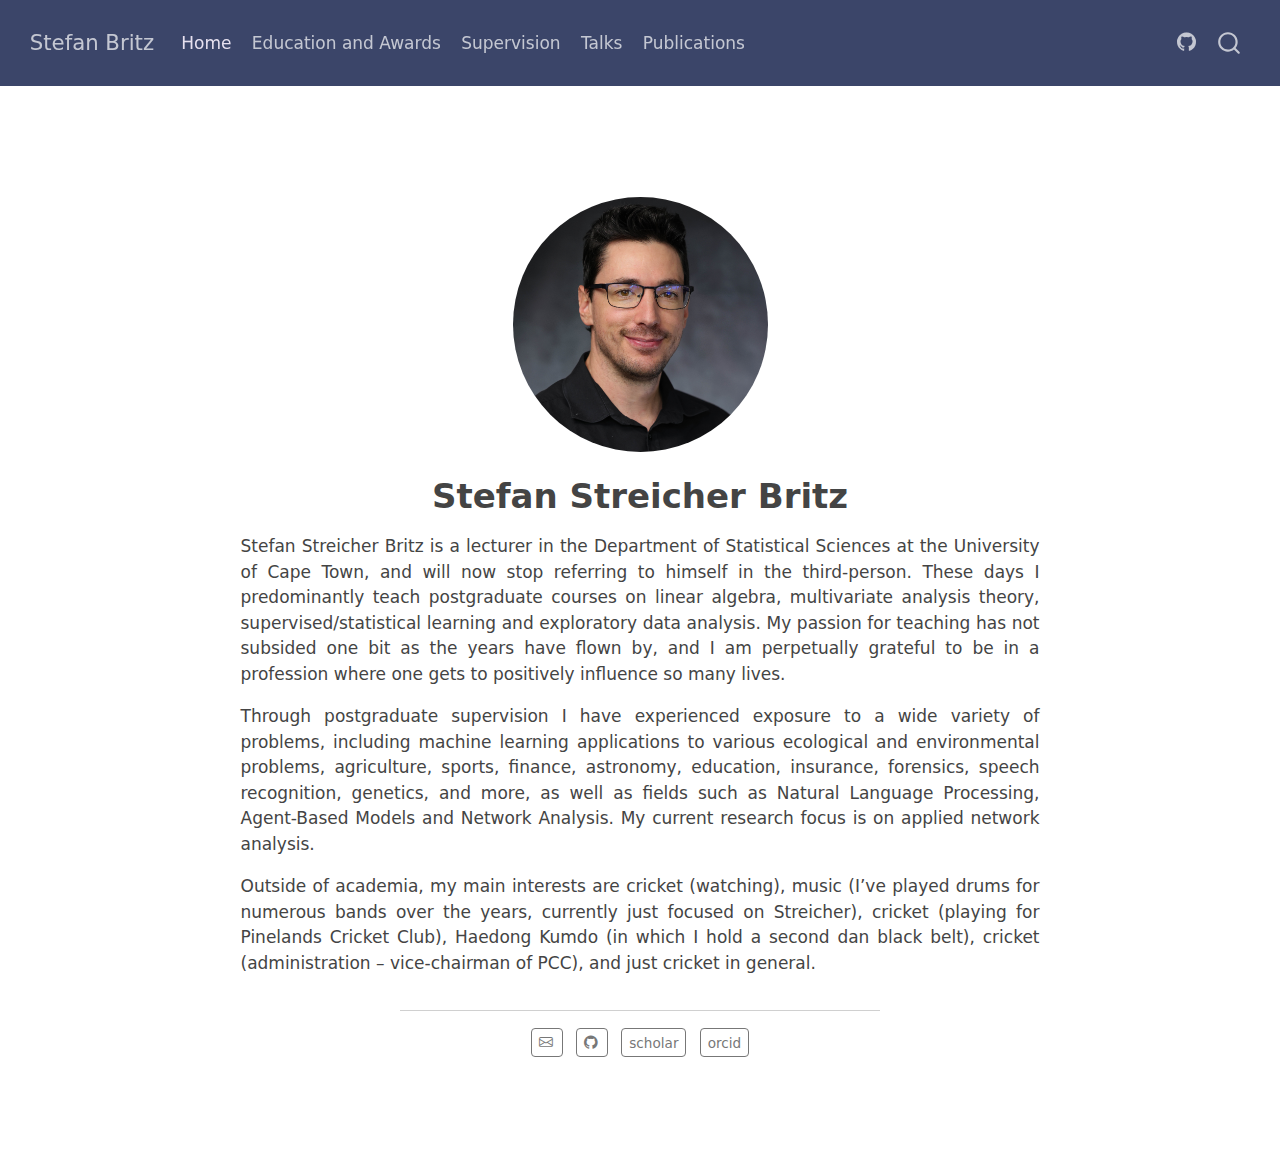
<file: docs/index.html>
<!DOCTYPE html>
<html xmlns="http://www.w3.org/1999/xhtml" lang="en" xml:lang="en"><head>

<meta charset="utf-8">
<meta name="generator" content="quarto-1.7.32">

<meta name="viewport" content="width=device-width, initial-scale=1.0, user-scalable=yes">


<title>Stefan Streicher Britz – Stefan Britz</title>
<style>
code{white-space: pre-wrap;}
span.smallcaps{font-variant: small-caps;}
div.columns{display: flex; gap: min(4vw, 1.5em);}
div.column{flex: auto; overflow-x: auto;}
div.hanging-indent{margin-left: 1.5em; text-indent: -1.5em;}
ul.task-list{list-style: none;}
ul.task-list li input[type="checkbox"] {
  width: 0.8em;
  margin: 0 0.8em 0.2em -1em; /* quarto-specific, see https://github.com/quarto-dev/quarto-cli/issues/4556 */ 
  vertical-align: middle;
}
</style>


<script src="site_libs/quarto-nav/quarto-nav.js"></script>
<script src="site_libs/quarto-nav/headroom.min.js"></script>
<script src="site_libs/clipboard/clipboard.min.js"></script>
<script src="site_libs/quarto-search/autocomplete.umd.js"></script>
<script src="site_libs/quarto-search/fuse.min.js"></script>
<script src="site_libs/quarto-search/quarto-search.js"></script>
<meta name="quarto:offset" content="./">
<link href="./logo.ico" rel="icon">
<script src="site_libs/quarto-html/quarto.js" type="module"></script>
<script src="site_libs/quarto-html/tabsets/tabsets.js" type="module"></script>
<script src="site_libs/quarto-html/popper.min.js"></script>
<script src="site_libs/quarto-html/tippy.umd.min.js"></script>
<link href="site_libs/quarto-html/tippy.css" rel="stylesheet">
<link href="site_libs/quarto-html/quarto-syntax-highlighting-37eea08aefeeee20ff55810ff984fec1.css" rel="stylesheet" id="quarto-text-highlighting-styles">
<script src="site_libs/bootstrap/bootstrap.min.js"></script>
<link href="site_libs/bootstrap/bootstrap-icons.css" rel="stylesheet">
<link href="site_libs/bootstrap/bootstrap-fa7b53c3d66edd37c15d450f96650dce.min.css" rel="stylesheet" append-hash="true" id="quarto-bootstrap" data-mode="light">
<script id="quarto-search-options" type="application/json">{
  "location": "navbar",
  "copy-button": false,
  "collapse-after": 3,
  "panel-placement": "end",
  "type": "overlay",
  "limit": 50,
  "keyboard-shortcut": [
    "f",
    "/",
    "s"
  ],
  "show-item-context": false,
  "language": {
    "search-no-results-text": "No results",
    "search-matching-documents-text": "matching documents",
    "search-copy-link-title": "Copy link to search",
    "search-hide-matches-text": "Hide additional matches",
    "search-more-match-text": "more match in this document",
    "search-more-matches-text": "more matches in this document",
    "search-clear-button-title": "Clear",
    "search-text-placeholder": "",
    "search-detached-cancel-button-title": "Cancel",
    "search-submit-button-title": "Submit",
    "search-label": "Search"
  }
}</script>


</head>

<body class="nav-fixed fullcontent quarto-light">

<div id="quarto-search-results"></div>
  <header id="quarto-header" class="headroom fixed-top">
    <nav class="navbar navbar-expand-lg " data-bs-theme="dark">
      <div class="navbar-container container-fluid">
      <div class="navbar-brand-container mx-auto">
    <a class="navbar-brand" href="./index.html">
    <span class="navbar-title">Stefan Britz</span>
    </a>
  </div>
            <div id="quarto-search" class="" title="Search"></div>
          <button class="navbar-toggler" type="button" data-bs-toggle="collapse" data-bs-target="#navbarCollapse" aria-controls="navbarCollapse" role="menu" aria-expanded="false" aria-label="Toggle navigation" onclick="if (window.quartoToggleHeadroom) { window.quartoToggleHeadroom(); }">
  <span class="navbar-toggler-icon"></span>
</button>
          <div class="collapse navbar-collapse" id="navbarCollapse">
            <ul class="navbar-nav navbar-nav-scroll me-auto">
  <li class="nav-item">
    <a class="nav-link active" href="./index.html" aria-current="page"> 
<span class="menu-text">Home</span></a>
  </li>  
  <li class="nav-item">
    <a class="nav-link" href="./education.html"> 
<span class="menu-text">Education and Awards</span></a>
  </li>  
  <li class="nav-item">
    <a class="nav-link" href="./supervision.html"> 
<span class="menu-text">Supervision</span></a>
  </li>  
  <li class="nav-item">
    <a class="nav-link" href="./talks.html"> 
<span class="menu-text">Talks</span></a>
  </li>  
  <li class="nav-item">
    <a class="nav-link" href="./publications.html"> 
<span class="menu-text">Publications</span></a>
  </li>  
</ul>
            <ul class="navbar-nav navbar-nav-scroll ms-auto">
  <li class="nav-item compact">
    <a class="nav-link" href="https://github.com/"> <i class="bi bi-github" role="img">
</i> 
<span class="menu-text"></span></a>
  </li>  
</ul>
          </div> <!-- /navcollapse -->
            <div class="quarto-navbar-tools">
</div>
      </div> <!-- /container-fluid -->
    </nav>
</header>
<!-- content -->
<div id="quarto-content" class="quarto-container page-columns page-rows-contents page-layout-article page-navbar">
<!-- sidebar -->
<!-- margin-sidebar -->
    
<!-- main -->
<main class="content" id="quarto-document-content">




<div class="quarto-about-jolla">
  <img src="profile.jpg" class="about-image
  round " style="height: 15em; width: 15em;">
 <header id="title-block-header" class="quarto-title-block default">
<div class="quarto-title">
<h1 class="title">Stefan Streicher Britz</h1>
</div>
<div class="quarto-title-meta">
  </div>
</header><div id="hero-heading">
<p>Stefan Streicher Britz is a lecturer in the Department of Statistical Sciences at the University of Cape Town, and will now stop referring to himself in the third-person. These days I predominantly teach postgraduate courses on linear algebra, multivariate analysis theory, supervised/statistical learning and exploratory data analysis. My passion for teaching has not subsided one bit as the years have flown by, and I am perpetually grateful to be in a profession where one gets to positively influence so many lives.</p>
<p>Through postgraduate supervision I have experienced exposure to a wide variety of problems, including machine learning applications to various ecological and environmental problems, agriculture, sports, finance, astronomy, education, insurance, forensics, speech recognition, genetics, and more, as well as fields such as Natural Language Processing, Agent-Based Models and Network Analysis. My current research focus is on applied network analysis.</p>
<p>Outside of academia, my main interests are cricket (watching), music (I’ve played drums for numerous bands over the years, currently just focused on Streicher), cricket (playing for Pinelands Cricket Club), Haedong Kumdo (in which I hold a second dan black belt), cricket (administration – vice-chairman of PCC), and just cricket in general.</p>
</div> 
  <hr class="about-sep">
   <div class="about-links">
  <a href="mailto:stefan.britz@uct.ac.za" class="about-link" rel="" target="">
    <i class="bi bi-envelope"></i>
     <span class="about-link-text"></span>
  </a>
  <a href="https://github.com/SSBritz" class="about-link" rel="" target="">
    <i class="bi bi-github"></i>
     <span class="about-link-text"></span>
  </a>
  <a href="https://scholar.google.com/citations?user=jYhVSTwAAAAJ&amp;hl=en&amp;oi=ao" class="about-link" rel="" target="">
     <span class="about-link-text">scholar</span>
  </a>
  <a href="https://orcid.org/0000-0002-9244-1684" class="about-link" rel="" target="">
     <span class="about-link-text">orcid</span>
  </a>
</div>
</div>





</main> <!-- /main -->
<script id="quarto-html-after-body" type="application/javascript">
  window.document.addEventListener("DOMContentLoaded", function (event) {
    const isCodeAnnotation = (el) => {
      for (const clz of el.classList) {
        if (clz.startsWith('code-annotation-')) {                     
          return true;
        }
      }
      return false;
    }
    const onCopySuccess = function(e) {
      // button target
      const button = e.trigger;
      // don't keep focus
      button.blur();
      // flash "checked"
      button.classList.add('code-copy-button-checked');
      var currentTitle = button.getAttribute("title");
      button.setAttribute("title", "Copied!");
      let tooltip;
      if (window.bootstrap) {
        button.setAttribute("data-bs-toggle", "tooltip");
        button.setAttribute("data-bs-placement", "left");
        button.setAttribute("data-bs-title", "Copied!");
        tooltip = new bootstrap.Tooltip(button, 
          { trigger: "manual", 
            customClass: "code-copy-button-tooltip",
            offset: [0, -8]});
        tooltip.show();    
      }
      setTimeout(function() {
        if (tooltip) {
          tooltip.hide();
          button.removeAttribute("data-bs-title");
          button.removeAttribute("data-bs-toggle");
          button.removeAttribute("data-bs-placement");
        }
        button.setAttribute("title", currentTitle);
        button.classList.remove('code-copy-button-checked');
      }, 1000);
      // clear code selection
      e.clearSelection();
    }
    const getTextToCopy = function(trigger) {
        const codeEl = trigger.previousElementSibling.cloneNode(true);
        for (const childEl of codeEl.children) {
          if (isCodeAnnotation(childEl)) {
            childEl.remove();
          }
        }
        return codeEl.innerText;
    }
    const clipboard = new window.ClipboardJS('.code-copy-button:not([data-in-quarto-modal])', {
      text: getTextToCopy
    });
    clipboard.on('success', onCopySuccess);
    if (window.document.getElementById('quarto-embedded-source-code-modal')) {
      const clipboardModal = new window.ClipboardJS('.code-copy-button[data-in-quarto-modal]', {
        text: getTextToCopy,
        container: window.document.getElementById('quarto-embedded-source-code-modal')
      });
      clipboardModal.on('success', onCopySuccess);
    }
      var localhostRegex = new RegExp(/^(?:http|https):\/\/localhost\:?[0-9]*\//);
      var mailtoRegex = new RegExp(/^mailto:/);
        var filterRegex = new RegExp("https:\/\/github\.com\/SSBritz\/Personal_site");
      var isInternal = (href) => {
          return filterRegex.test(href) || localhostRegex.test(href) || mailtoRegex.test(href);
      }
      // Inspect non-navigation links and adorn them if external
     var links = window.document.querySelectorAll('a[href]:not(.nav-link):not(.navbar-brand):not(.toc-action):not(.sidebar-link):not(.sidebar-item-toggle):not(.pagination-link):not(.no-external):not([aria-hidden]):not(.dropdown-item):not(.quarto-navigation-tool):not(.about-link)');
      for (var i=0; i<links.length; i++) {
        const link = links[i];
        if (!isInternal(link.href)) {
          // undo the damage that might have been done by quarto-nav.js in the case of
          // links that we want to consider external
          if (link.dataset.originalHref !== undefined) {
            link.href = link.dataset.originalHref;
          }
        }
      }
    function tippyHover(el, contentFn, onTriggerFn, onUntriggerFn) {
      const config = {
        allowHTML: true,
        maxWidth: 500,
        delay: 100,
        arrow: false,
        appendTo: function(el) {
            return el.parentElement;
        },
        interactive: true,
        interactiveBorder: 10,
        theme: 'quarto',
        placement: 'bottom-start',
      };
      if (contentFn) {
        config.content = contentFn;
      }
      if (onTriggerFn) {
        config.onTrigger = onTriggerFn;
      }
      if (onUntriggerFn) {
        config.onUntrigger = onUntriggerFn;
      }
      window.tippy(el, config); 
    }
    const noterefs = window.document.querySelectorAll('a[role="doc-noteref"]');
    for (var i=0; i<noterefs.length; i++) {
      const ref = noterefs[i];
      tippyHover(ref, function() {
        // use id or data attribute instead here
        let href = ref.getAttribute('data-footnote-href') || ref.getAttribute('href');
        try { href = new URL(href).hash; } catch {}
        const id = href.replace(/^#\/?/, "");
        const note = window.document.getElementById(id);
        if (note) {
          return note.innerHTML;
        } else {
          return "";
        }
      });
    }
    const xrefs = window.document.querySelectorAll('a.quarto-xref');
    const processXRef = (id, note) => {
      // Strip column container classes
      const stripColumnClz = (el) => {
        el.classList.remove("page-full", "page-columns");
        if (el.children) {
          for (const child of el.children) {
            stripColumnClz(child);
          }
        }
      }
      stripColumnClz(note)
      if (id === null || id.startsWith('sec-')) {
        // Special case sections, only their first couple elements
        const container = document.createElement("div");
        if (note.children && note.children.length > 2) {
          container.appendChild(note.children[0].cloneNode(true));
          for (let i = 1; i < note.children.length; i++) {
            const child = note.children[i];
            if (child.tagName === "P" && child.innerText === "") {
              continue;
            } else {
              container.appendChild(child.cloneNode(true));
              break;
            }
          }
          if (window.Quarto?.typesetMath) {
            window.Quarto.typesetMath(container);
          }
          return container.innerHTML
        } else {
          if (window.Quarto?.typesetMath) {
            window.Quarto.typesetMath(note);
          }
          return note.innerHTML;
        }
      } else {
        // Remove any anchor links if they are present
        const anchorLink = note.querySelector('a.anchorjs-link');
        if (anchorLink) {
          anchorLink.remove();
        }
        if (window.Quarto?.typesetMath) {
          window.Quarto.typesetMath(note);
        }
        if (note.classList.contains("callout")) {
          return note.outerHTML;
        } else {
          return note.innerHTML;
        }
      }
    }
    for (var i=0; i<xrefs.length; i++) {
      const xref = xrefs[i];
      tippyHover(xref, undefined, function(instance) {
        instance.disable();
        let url = xref.getAttribute('href');
        let hash = undefined; 
        if (url.startsWith('#')) {
          hash = url;
        } else {
          try { hash = new URL(url).hash; } catch {}
        }
        if (hash) {
          const id = hash.replace(/^#\/?/, "");
          const note = window.document.getElementById(id);
          if (note !== null) {
            try {
              const html = processXRef(id, note.cloneNode(true));
              instance.setContent(html);
            } finally {
              instance.enable();
              instance.show();
            }
          } else {
            // See if we can fetch this
            fetch(url.split('#')[0])
            .then(res => res.text())
            .then(html => {
              const parser = new DOMParser();
              const htmlDoc = parser.parseFromString(html, "text/html");
              const note = htmlDoc.getElementById(id);
              if (note !== null) {
                const html = processXRef(id, note);
                instance.setContent(html);
              } 
            }).finally(() => {
              instance.enable();
              instance.show();
            });
          }
        } else {
          // See if we can fetch a full url (with no hash to target)
          // This is a special case and we should probably do some content thinning / targeting
          fetch(url)
          .then(res => res.text())
          .then(html => {
            const parser = new DOMParser();
            const htmlDoc = parser.parseFromString(html, "text/html");
            const note = htmlDoc.querySelector('main.content');
            if (note !== null) {
              // This should only happen for chapter cross references
              // (since there is no id in the URL)
              // remove the first header
              if (note.children.length > 0 && note.children[0].tagName === "HEADER") {
                note.children[0].remove();
              }
              const html = processXRef(null, note);
              instance.setContent(html);
            } 
          }).finally(() => {
            instance.enable();
            instance.show();
          });
        }
      }, function(instance) {
      });
    }
        let selectedAnnoteEl;
        const selectorForAnnotation = ( cell, annotation) => {
          let cellAttr = 'data-code-cell="' + cell + '"';
          let lineAttr = 'data-code-annotation="' +  annotation + '"';
          const selector = 'span[' + cellAttr + '][' + lineAttr + ']';
          return selector;
        }
        const selectCodeLines = (annoteEl) => {
          const doc = window.document;
          const targetCell = annoteEl.getAttribute("data-target-cell");
          const targetAnnotation = annoteEl.getAttribute("data-target-annotation");
          const annoteSpan = window.document.querySelector(selectorForAnnotation(targetCell, targetAnnotation));
          const lines = annoteSpan.getAttribute("data-code-lines").split(",");
          const lineIds = lines.map((line) => {
            return targetCell + "-" + line;
          })
          let top = null;
          let height = null;
          let parent = null;
          if (lineIds.length > 0) {
              //compute the position of the single el (top and bottom and make a div)
              const el = window.document.getElementById(lineIds[0]);
              top = el.offsetTop;
              height = el.offsetHeight;
              parent = el.parentElement.parentElement;
            if (lineIds.length > 1) {
              const lastEl = window.document.getElementById(lineIds[lineIds.length - 1]);
              const bottom = lastEl.offsetTop + lastEl.offsetHeight;
              height = bottom - top;
            }
            if (top !== null && height !== null && parent !== null) {
              // cook up a div (if necessary) and position it 
              let div = window.document.getElementById("code-annotation-line-highlight");
              if (div === null) {
                div = window.document.createElement("div");
                div.setAttribute("id", "code-annotation-line-highlight");
                div.style.position = 'absolute';
                parent.appendChild(div);
              }
              div.style.top = top - 2 + "px";
              div.style.height = height + 4 + "px";
              div.style.left = 0;
              let gutterDiv = window.document.getElementById("code-annotation-line-highlight-gutter");
              if (gutterDiv === null) {
                gutterDiv = window.document.createElement("div");
                gutterDiv.setAttribute("id", "code-annotation-line-highlight-gutter");
                gutterDiv.style.position = 'absolute';
                const codeCell = window.document.getElementById(targetCell);
                const gutter = codeCell.querySelector('.code-annotation-gutter');
                gutter.appendChild(gutterDiv);
              }
              gutterDiv.style.top = top - 2 + "px";
              gutterDiv.style.height = height + 4 + "px";
            }
            selectedAnnoteEl = annoteEl;
          }
        };
        const unselectCodeLines = () => {
          const elementsIds = ["code-annotation-line-highlight", "code-annotation-line-highlight-gutter"];
          elementsIds.forEach((elId) => {
            const div = window.document.getElementById(elId);
            if (div) {
              div.remove();
            }
          });
          selectedAnnoteEl = undefined;
        };
          // Handle positioning of the toggle
      window.addEventListener(
        "resize",
        throttle(() => {
          elRect = undefined;
          if (selectedAnnoteEl) {
            selectCodeLines(selectedAnnoteEl);
          }
        }, 10)
      );
      function throttle(fn, ms) {
      let throttle = false;
      let timer;
        return (...args) => {
          if(!throttle) { // first call gets through
              fn.apply(this, args);
              throttle = true;
          } else { // all the others get throttled
              if(timer) clearTimeout(timer); // cancel #2
              timer = setTimeout(() => {
                fn.apply(this, args);
                timer = throttle = false;
              }, ms);
          }
        };
      }
        // Attach click handler to the DT
        const annoteDls = window.document.querySelectorAll('dt[data-target-cell]');
        for (const annoteDlNode of annoteDls) {
          annoteDlNode.addEventListener('click', (event) => {
            const clickedEl = event.target;
            if (clickedEl !== selectedAnnoteEl) {
              unselectCodeLines();
              const activeEl = window.document.querySelector('dt[data-target-cell].code-annotation-active');
              if (activeEl) {
                activeEl.classList.remove('code-annotation-active');
              }
              selectCodeLines(clickedEl);
              clickedEl.classList.add('code-annotation-active');
            } else {
              // Unselect the line
              unselectCodeLines();
              clickedEl.classList.remove('code-annotation-active');
            }
          });
        }
    const findCites = (el) => {
      const parentEl = el.parentElement;
      if (parentEl) {
        const cites = parentEl.dataset.cites;
        if (cites) {
          return {
            el,
            cites: cites.split(' ')
          };
        } else {
          return findCites(el.parentElement)
        }
      } else {
        return undefined;
      }
    };
    var bibliorefs = window.document.querySelectorAll('a[role="doc-biblioref"]');
    for (var i=0; i<bibliorefs.length; i++) {
      const ref = bibliorefs[i];
      const citeInfo = findCites(ref);
      if (citeInfo) {
        tippyHover(citeInfo.el, function() {
          var popup = window.document.createElement('div');
          citeInfo.cites.forEach(function(cite) {
            var citeDiv = window.document.createElement('div');
            citeDiv.classList.add('hanging-indent');
            citeDiv.classList.add('csl-entry');
            var biblioDiv = window.document.getElementById('ref-' + cite);
            if (biblioDiv) {
              citeDiv.innerHTML = biblioDiv.innerHTML;
            }
            popup.appendChild(citeDiv);
          });
          return popup.innerHTML;
        });
      }
    }
  });
  </script>
</div> <!-- /content -->




</body></html>
</file>
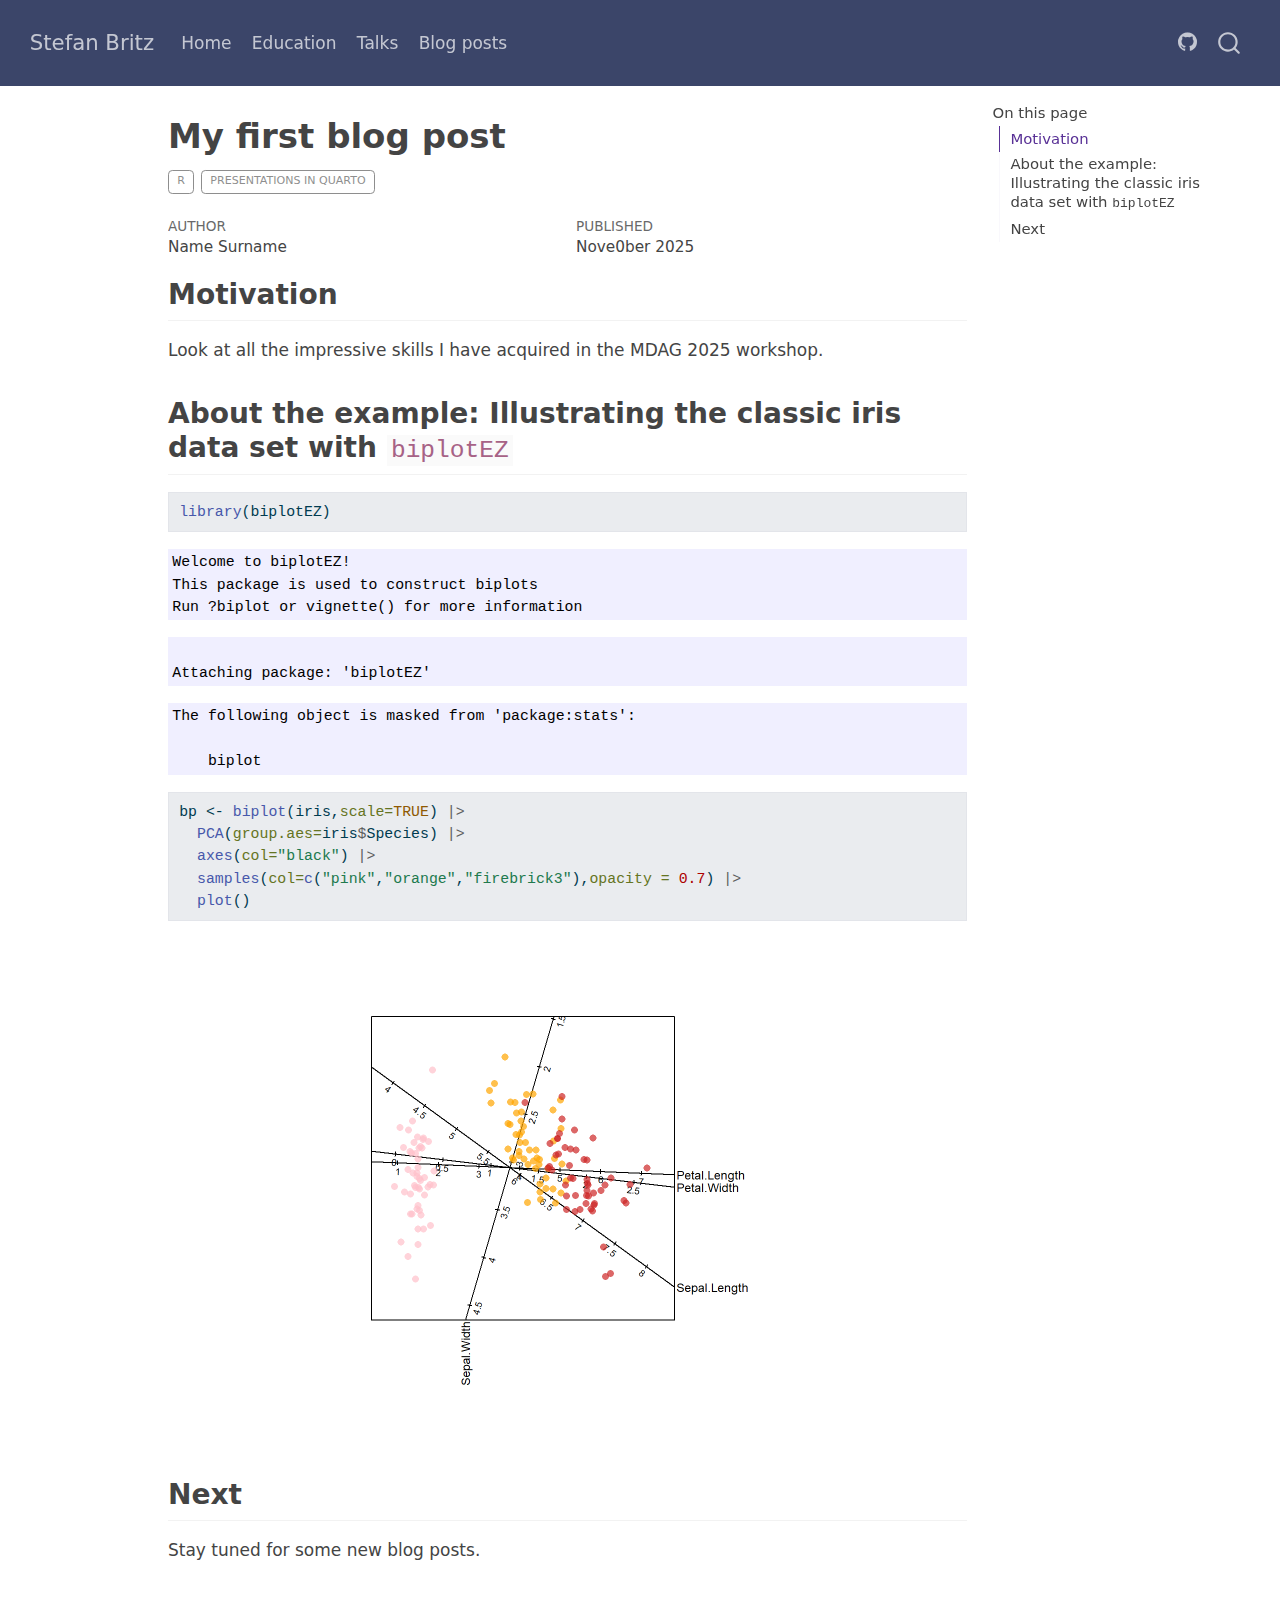
<file: docs/posts/2025-11-25-my-first-blog-post/index.html>
<!DOCTYPE html>
<html xmlns="http://www.w3.org/1999/xhtml" lang="en" xml:lang="en"><head>

<meta charset="utf-8">
<meta name="generator" content="quarto-1.7.32">

<meta name="viewport" content="width=device-width, initial-scale=1.0, user-scalable=yes">

<meta name="author" content="Name Surname">

<title>My first blog post – Stefan Britz</title>
<style>
code{white-space: pre-wrap;}
span.smallcaps{font-variant: small-caps;}
div.columns{display: flex; gap: min(4vw, 1.5em);}
div.column{flex: auto; overflow-x: auto;}
div.hanging-indent{margin-left: 1.5em; text-indent: -1.5em;}
ul.task-list{list-style: none;}
ul.task-list li input[type="checkbox"] {
  width: 0.8em;
  margin: 0 0.8em 0.2em -1em; /* quarto-specific, see https://github.com/quarto-dev/quarto-cli/issues/4556 */ 
  vertical-align: middle;
}
/* CSS for syntax highlighting */
html { -webkit-text-size-adjust: 100%; }
pre > code.sourceCode { white-space: pre; position: relative; }
pre > code.sourceCode > span { display: inline-block; line-height: 1.25; }
pre > code.sourceCode > span:empty { height: 1.2em; }
.sourceCode { overflow: visible; }
code.sourceCode > span { color: inherit; text-decoration: inherit; }
div.sourceCode { margin: 1em 0; }
pre.sourceCode { margin: 0; }
@media screen {
div.sourceCode { overflow: auto; }
}
@media print {
pre > code.sourceCode { white-space: pre-wrap; }
pre > code.sourceCode > span { text-indent: -5em; padding-left: 5em; }
}
pre.numberSource code
  { counter-reset: source-line 0; }
pre.numberSource code > span
  { position: relative; left: -4em; counter-increment: source-line; }
pre.numberSource code > span > a:first-child::before
  { content: counter(source-line);
    position: relative; left: -1em; text-align: right; vertical-align: baseline;
    border: none; display: inline-block;
    -webkit-touch-callout: none; -webkit-user-select: none;
    -khtml-user-select: none; -moz-user-select: none;
    -ms-user-select: none; user-select: none;
    padding: 0 4px; width: 4em;
  }
pre.numberSource { margin-left: 3em;  padding-left: 4px; }
div.sourceCode
  {   }
@media screen {
pre > code.sourceCode > span > a:first-child::before { text-decoration: underline; }
}
</style>


<script src="../../site_libs/quarto-nav/quarto-nav.js"></script>
<script src="../../site_libs/quarto-nav/headroom.min.js"></script>
<script src="../../site_libs/clipboard/clipboard.min.js"></script>
<script src="../../site_libs/quarto-search/autocomplete.umd.js"></script>
<script src="../../site_libs/quarto-search/fuse.min.js"></script>
<script src="../../site_libs/quarto-search/quarto-search.js"></script>
<meta name="quarto:offset" content="../../">
<link href="../../logo.png" rel="icon" type="image/png">
<script src="../../site_libs/quarto-html/quarto.js" type="module"></script>
<script src="../../site_libs/quarto-html/tabsets/tabsets.js" type="module"></script>
<script src="../../site_libs/quarto-html/popper.min.js"></script>
<script src="../../site_libs/quarto-html/tippy.umd.min.js"></script>
<script src="../../site_libs/quarto-html/anchor.min.js"></script>
<link href="../../site_libs/quarto-html/tippy.css" rel="stylesheet">
<link href="../../site_libs/quarto-html/quarto-syntax-highlighting-37eea08aefeeee20ff55810ff984fec1.css" rel="stylesheet" id="quarto-text-highlighting-styles">
<script src="../../site_libs/bootstrap/bootstrap.min.js"></script>
<link href="../../site_libs/bootstrap/bootstrap-icons.css" rel="stylesheet">
<link href="../../site_libs/bootstrap/bootstrap-2f7ffdcb1bde23999307191374d5db9a.min.css" rel="stylesheet" append-hash="true" id="quarto-bootstrap" data-mode="light">
<script id="quarto-search-options" type="application/json">{
  "location": "navbar",
  "copy-button": false,
  "collapse-after": 3,
  "panel-placement": "end",
  "type": "overlay",
  "limit": 50,
  "keyboard-shortcut": [
    "f",
    "/",
    "s"
  ],
  "show-item-context": false,
  "language": {
    "search-no-results-text": "No results",
    "search-matching-documents-text": "matching documents",
    "search-copy-link-title": "Copy link to search",
    "search-hide-matches-text": "Hide additional matches",
    "search-more-match-text": "more match in this document",
    "search-more-matches-text": "more matches in this document",
    "search-clear-button-title": "Clear",
    "search-text-placeholder": "",
    "search-detached-cancel-button-title": "Cancel",
    "search-submit-button-title": "Submit",
    "search-label": "Search"
  }
}</script>


</head>

<body class="nav-fixed quarto-light">

<div id="quarto-search-results"></div>
  <header id="quarto-header" class="headroom fixed-top">
    <nav class="navbar navbar-expand-lg " data-bs-theme="dark">
      <div class="navbar-container container-fluid">
      <div class="navbar-brand-container mx-auto">
    <a class="navbar-brand" href="../../index.html">
    <span class="navbar-title">Stefan Britz</span>
    </a>
  </div>
            <div id="quarto-search" class="" title="Search"></div>
          <button class="navbar-toggler" type="button" data-bs-toggle="collapse" data-bs-target="#navbarCollapse" aria-controls="navbarCollapse" role="menu" aria-expanded="false" aria-label="Toggle navigation" onclick="if (window.quartoToggleHeadroom) { window.quartoToggleHeadroom(); }">
  <span class="navbar-toggler-icon"></span>
</button>
          <div class="collapse navbar-collapse" id="navbarCollapse">
            <ul class="navbar-nav navbar-nav-scroll me-auto">
  <li class="nav-item">
    <a class="nav-link" href="../../index.html"> 
<span class="menu-text">Home</span></a>
  </li>  
  <li class="nav-item">
    <a class="nav-link" href="../../education.html"> 
<span class="menu-text">Education</span></a>
  </li>  
  <li class="nav-item">
    <a class="nav-link" href="../../talks.html"> 
<span class="menu-text">Talks</span></a>
  </li>  
  <li class="nav-item">
    <a class="nav-link" href="../../blog.html"> 
<span class="menu-text">Blog posts</span></a>
  </li>  
</ul>
            <ul class="navbar-nav navbar-nav-scroll ms-auto">
  <li class="nav-item compact">
    <a class="nav-link" href="https://github.com/"> <i class="bi bi-github" role="img">
</i> 
<span class="menu-text"></span></a>
  </li>  
</ul>
          </div> <!-- /navcollapse -->
            <div class="quarto-navbar-tools">
</div>
      </div> <!-- /container-fluid -->
    </nav>
</header>
<!-- content -->
<div id="quarto-content" class="quarto-container page-columns page-rows-contents page-layout-article page-navbar">
<!-- sidebar -->
<!-- margin-sidebar -->
    <div id="quarto-margin-sidebar" class="sidebar margin-sidebar">
        <nav id="TOC" role="doc-toc" class="toc-active">
    <h2 id="toc-title">On this page</h2>
   
  <ul>
  <li><a href="#motivation" id="toc-motivation" class="nav-link active" data-scroll-target="#motivation">Motivation</a></li>
  <li><a href="#about-the-example-illustrating-the-classic-iris-data-set-with-biplotez" id="toc-about-the-example-illustrating-the-classic-iris-data-set-with-biplotez" class="nav-link" data-scroll-target="#about-the-example-illustrating-the-classic-iris-data-set-with-biplotez">About the example: Illustrating the classic iris data set with <code>biplotEZ</code></a></li>
  <li><a href="#next" id="toc-next" class="nav-link" data-scroll-target="#next">Next</a></li>
  </ul>
</nav>
    </div>
<!-- main -->
<main class="content" id="quarto-document-content">

<header id="title-block-header" class="quarto-title-block default">
<div class="quarto-title">
<h1 class="title">My first blog post</h1>
  <div class="quarto-categories">
    <div class="quarto-category">R</div>
    <div class="quarto-category">Presentations in Quarto</div>
  </div>
  </div>



<div class="quarto-title-meta">

    <div>
    <div class="quarto-title-meta-heading">Author</div>
    <div class="quarto-title-meta-contents">
             <p>Name Surname </p>
          </div>
  </div>
    
    <div>
    <div class="quarto-title-meta-heading">Published</div>
    <div class="quarto-title-meta-contents">
      <p class="date">Nove0ber 2025</p>
    </div>
  </div>
  
    
  </div>
  


</header>


<section id="motivation" class="level2">
<h2 class="anchored" data-anchor-id="motivation">Motivation</h2>
<p>Look at all the impressive skills I have acquired in the MDAG 2025 workshop.</p>
</section>
<section id="about-the-example-illustrating-the-classic-iris-data-set-with-biplotez" class="level2">
<h2 class="anchored" data-anchor-id="about-the-example-illustrating-the-classic-iris-data-set-with-biplotez">About the example: Illustrating the classic iris data set with <code>biplotEZ</code></h2>
<div class="cell">
<div class="sourceCode cell-code" id="cb1"><pre class="sourceCode r code-with-copy"><code class="sourceCode r"><span id="cb1-1"><a href="#cb1-1" aria-hidden="true" tabindex="-1"></a><span class="fu">library</span>(biplotEZ)</span></code><button title="Copy to Clipboard" class="code-copy-button"><i class="bi"></i></button></pre></div>
<div class="cell-output cell-output-stderr">
<pre><code>Welcome to biplotEZ! 
This package is used to construct biplots 
Run ?biplot or vignette() for more information</code></pre>
</div>
<div class="cell-output cell-output-stderr">
<pre><code>
Attaching package: 'biplotEZ'</code></pre>
</div>
<div class="cell-output cell-output-stderr">
<pre><code>The following object is masked from 'package:stats':

    biplot</code></pre>
</div>
<div class="sourceCode cell-code" id="cb5"><pre class="sourceCode r code-with-copy"><code class="sourceCode r"><span id="cb5-1"><a href="#cb5-1" aria-hidden="true" tabindex="-1"></a>bp <span class="ot">&lt;-</span> <span class="fu">biplot</span>(iris,<span class="at">scale=</span><span class="cn">TRUE</span>) <span class="sc">|&gt;</span> </span>
<span id="cb5-2"><a href="#cb5-2" aria-hidden="true" tabindex="-1"></a>  <span class="fu">PCA</span>(<span class="at">group.aes=</span>iris<span class="sc">$</span>Species) <span class="sc">|&gt;</span> </span>
<span id="cb5-3"><a href="#cb5-3" aria-hidden="true" tabindex="-1"></a>  <span class="fu">axes</span>(<span class="at">col=</span><span class="st">"black"</span>) <span class="sc">|&gt;</span> </span>
<span id="cb5-4"><a href="#cb5-4" aria-hidden="true" tabindex="-1"></a>  <span class="fu">samples</span>(<span class="at">col=</span><span class="fu">c</span>(<span class="st">"pink"</span>,<span class="st">"orange"</span>,<span class="st">"firebrick3"</span>),<span class="at">opacity =</span> <span class="fl">0.7</span>) <span class="sc">|&gt;</span></span>
<span id="cb5-5"><a href="#cb5-5" aria-hidden="true" tabindex="-1"></a>  <span class="fu">plot</span>()</span></code><button title="Copy to Clipboard" class="code-copy-button"><i class="bi"></i></button></pre></div>
<div class="cell-output-display">
<div>
<figure class="figure">
<p><img src="index_files/figure-html/unnamed-chunk-1-1.png" class="img-fluid figure-img" width="672"></p>
</figure>
</div>
</div>
</div>
</section>
<section id="next" class="level2">
<h2 class="anchored" data-anchor-id="next">Next</h2>
<p>Stay tuned for some new blog posts.</p>


</section>

</main> <!-- /main -->
<script id="quarto-html-after-body" type="application/javascript">
  window.document.addEventListener("DOMContentLoaded", function (event) {
    const icon = "";
    const anchorJS = new window.AnchorJS();
    anchorJS.options = {
      placement: 'right',
      icon: icon
    };
    anchorJS.add('.anchored');
    const isCodeAnnotation = (el) => {
      for (const clz of el.classList) {
        if (clz.startsWith('code-annotation-')) {                     
          return true;
        }
      }
      return false;
    }
    const onCopySuccess = function(e) {
      // button target
      const button = e.trigger;
      // don't keep focus
      button.blur();
      // flash "checked"
      button.classList.add('code-copy-button-checked');
      var currentTitle = button.getAttribute("title");
      button.setAttribute("title", "Copied!");
      let tooltip;
      if (window.bootstrap) {
        button.setAttribute("data-bs-toggle", "tooltip");
        button.setAttribute("data-bs-placement", "left");
        button.setAttribute("data-bs-title", "Copied!");
        tooltip = new bootstrap.Tooltip(button, 
          { trigger: "manual", 
            customClass: "code-copy-button-tooltip",
            offset: [0, -8]});
        tooltip.show();    
      }
      setTimeout(function() {
        if (tooltip) {
          tooltip.hide();
          button.removeAttribute("data-bs-title");
          button.removeAttribute("data-bs-toggle");
          button.removeAttribute("data-bs-placement");
        }
        button.setAttribute("title", currentTitle);
        button.classList.remove('code-copy-button-checked');
      }, 1000);
      // clear code selection
      e.clearSelection();
    }
    const getTextToCopy = function(trigger) {
        const codeEl = trigger.previousElementSibling.cloneNode(true);
        for (const childEl of codeEl.children) {
          if (isCodeAnnotation(childEl)) {
            childEl.remove();
          }
        }
        return codeEl.innerText;
    }
    const clipboard = new window.ClipboardJS('.code-copy-button:not([data-in-quarto-modal])', {
      text: getTextToCopy
    });
    clipboard.on('success', onCopySuccess);
    if (window.document.getElementById('quarto-embedded-source-code-modal')) {
      const clipboardModal = new window.ClipboardJS('.code-copy-button[data-in-quarto-modal]', {
        text: getTextToCopy,
        container: window.document.getElementById('quarto-embedded-source-code-modal')
      });
      clipboardModal.on('success', onCopySuccess);
    }
      var localhostRegex = new RegExp(/^(?:http|https):\/\/localhost\:?[0-9]*\//);
      var mailtoRegex = new RegExp(/^mailto:/);
        var filterRegex = new RegExp("https:\/\/github\.com\/SSBritz\/Personal_site");
      var isInternal = (href) => {
          return filterRegex.test(href) || localhostRegex.test(href) || mailtoRegex.test(href);
      }
      // Inspect non-navigation links and adorn them if external
     var links = window.document.querySelectorAll('a[href]:not(.nav-link):not(.navbar-brand):not(.toc-action):not(.sidebar-link):not(.sidebar-item-toggle):not(.pagination-link):not(.no-external):not([aria-hidden]):not(.dropdown-item):not(.quarto-navigation-tool):not(.about-link)');
      for (var i=0; i<links.length; i++) {
        const link = links[i];
        if (!isInternal(link.href)) {
          // undo the damage that might have been done by quarto-nav.js in the case of
          // links that we want to consider external
          if (link.dataset.originalHref !== undefined) {
            link.href = link.dataset.originalHref;
          }
        }
      }
    function tippyHover(el, contentFn, onTriggerFn, onUntriggerFn) {
      const config = {
        allowHTML: true,
        maxWidth: 500,
        delay: 100,
        arrow: false,
        appendTo: function(el) {
            return el.parentElement;
        },
        interactive: true,
        interactiveBorder: 10,
        theme: 'quarto',
        placement: 'bottom-start',
      };
      if (contentFn) {
        config.content = contentFn;
      }
      if (onTriggerFn) {
        config.onTrigger = onTriggerFn;
      }
      if (onUntriggerFn) {
        config.onUntrigger = onUntriggerFn;
      }
      window.tippy(el, config); 
    }
    const noterefs = window.document.querySelectorAll('a[role="doc-noteref"]');
    for (var i=0; i<noterefs.length; i++) {
      const ref = noterefs[i];
      tippyHover(ref, function() {
        // use id or data attribute instead here
        let href = ref.getAttribute('data-footnote-href') || ref.getAttribute('href');
        try { href = new URL(href).hash; } catch {}
        const id = href.replace(/^#\/?/, "");
        const note = window.document.getElementById(id);
        if (note) {
          return note.innerHTML;
        } else {
          return "";
        }
      });
    }
    const xrefs = window.document.querySelectorAll('a.quarto-xref');
    const processXRef = (id, note) => {
      // Strip column container classes
      const stripColumnClz = (el) => {
        el.classList.remove("page-full", "page-columns");
        if (el.children) {
          for (const child of el.children) {
            stripColumnClz(child);
          }
        }
      }
      stripColumnClz(note)
      if (id === null || id.startsWith('sec-')) {
        // Special case sections, only their first couple elements
        const container = document.createElement("div");
        if (note.children && note.children.length > 2) {
          container.appendChild(note.children[0].cloneNode(true));
          for (let i = 1; i < note.children.length; i++) {
            const child = note.children[i];
            if (child.tagName === "P" && child.innerText === "") {
              continue;
            } else {
              container.appendChild(child.cloneNode(true));
              break;
            }
          }
          if (window.Quarto?.typesetMath) {
            window.Quarto.typesetMath(container);
          }
          return container.innerHTML
        } else {
          if (window.Quarto?.typesetMath) {
            window.Quarto.typesetMath(note);
          }
          return note.innerHTML;
        }
      } else {
        // Remove any anchor links if they are present
        const anchorLink = note.querySelector('a.anchorjs-link');
        if (anchorLink) {
          anchorLink.remove();
        }
        if (window.Quarto?.typesetMath) {
          window.Quarto.typesetMath(note);
        }
        if (note.classList.contains("callout")) {
          return note.outerHTML;
        } else {
          return note.innerHTML;
        }
      }
    }
    for (var i=0; i<xrefs.length; i++) {
      const xref = xrefs[i];
      tippyHover(xref, undefined, function(instance) {
        instance.disable();
        let url = xref.getAttribute('href');
        let hash = undefined; 
        if (url.startsWith('#')) {
          hash = url;
        } else {
          try { hash = new URL(url).hash; } catch {}
        }
        if (hash) {
          const id = hash.replace(/^#\/?/, "");
          const note = window.document.getElementById(id);
          if (note !== null) {
            try {
              const html = processXRef(id, note.cloneNode(true));
              instance.setContent(html);
            } finally {
              instance.enable();
              instance.show();
            }
          } else {
            // See if we can fetch this
            fetch(url.split('#')[0])
            .then(res => res.text())
            .then(html => {
              const parser = new DOMParser();
              const htmlDoc = parser.parseFromString(html, "text/html");
              const note = htmlDoc.getElementById(id);
              if (note !== null) {
                const html = processXRef(id, note);
                instance.setContent(html);
              } 
            }).finally(() => {
              instance.enable();
              instance.show();
            });
          }
        } else {
          // See if we can fetch a full url (with no hash to target)
          // This is a special case and we should probably do some content thinning / targeting
          fetch(url)
          .then(res => res.text())
          .then(html => {
            const parser = new DOMParser();
            const htmlDoc = parser.parseFromString(html, "text/html");
            const note = htmlDoc.querySelector('main.content');
            if (note !== null) {
              // This should only happen for chapter cross references
              // (since there is no id in the URL)
              // remove the first header
              if (note.children.length > 0 && note.children[0].tagName === "HEADER") {
                note.children[0].remove();
              }
              const html = processXRef(null, note);
              instance.setContent(html);
            } 
          }).finally(() => {
            instance.enable();
            instance.show();
          });
        }
      }, function(instance) {
      });
    }
        let selectedAnnoteEl;
        const selectorForAnnotation = ( cell, annotation) => {
          let cellAttr = 'data-code-cell="' + cell + '"';
          let lineAttr = 'data-code-annotation="' +  annotation + '"';
          const selector = 'span[' + cellAttr + '][' + lineAttr + ']';
          return selector;
        }
        const selectCodeLines = (annoteEl) => {
          const doc = window.document;
          const targetCell = annoteEl.getAttribute("data-target-cell");
          const targetAnnotation = annoteEl.getAttribute("data-target-annotation");
          const annoteSpan = window.document.querySelector(selectorForAnnotation(targetCell, targetAnnotation));
          const lines = annoteSpan.getAttribute("data-code-lines").split(",");
          const lineIds = lines.map((line) => {
            return targetCell + "-" + line;
          })
          let top = null;
          let height = null;
          let parent = null;
          if (lineIds.length > 0) {
              //compute the position of the single el (top and bottom and make a div)
              const el = window.document.getElementById(lineIds[0]);
              top = el.offsetTop;
              height = el.offsetHeight;
              parent = el.parentElement.parentElement;
            if (lineIds.length > 1) {
              const lastEl = window.document.getElementById(lineIds[lineIds.length - 1]);
              const bottom = lastEl.offsetTop + lastEl.offsetHeight;
              height = bottom - top;
            }
            if (top !== null && height !== null && parent !== null) {
              // cook up a div (if necessary) and position it 
              let div = window.document.getElementById("code-annotation-line-highlight");
              if (div === null) {
                div = window.document.createElement("div");
                div.setAttribute("id", "code-annotation-line-highlight");
                div.style.position = 'absolute';
                parent.appendChild(div);
              }
              div.style.top = top - 2 + "px";
              div.style.height = height + 4 + "px";
              div.style.left = 0;
              let gutterDiv = window.document.getElementById("code-annotation-line-highlight-gutter");
              if (gutterDiv === null) {
                gutterDiv = window.document.createElement("div");
                gutterDiv.setAttribute("id", "code-annotation-line-highlight-gutter");
                gutterDiv.style.position = 'absolute';
                const codeCell = window.document.getElementById(targetCell);
                const gutter = codeCell.querySelector('.code-annotation-gutter');
                gutter.appendChild(gutterDiv);
              }
              gutterDiv.style.top = top - 2 + "px";
              gutterDiv.style.height = height + 4 + "px";
            }
            selectedAnnoteEl = annoteEl;
          }
        };
        const unselectCodeLines = () => {
          const elementsIds = ["code-annotation-line-highlight", "code-annotation-line-highlight-gutter"];
          elementsIds.forEach((elId) => {
            const div = window.document.getElementById(elId);
            if (div) {
              div.remove();
            }
          });
          selectedAnnoteEl = undefined;
        };
          // Handle positioning of the toggle
      window.addEventListener(
        "resize",
        throttle(() => {
          elRect = undefined;
          if (selectedAnnoteEl) {
            selectCodeLines(selectedAnnoteEl);
          }
        }, 10)
      );
      function throttle(fn, ms) {
      let throttle = false;
      let timer;
        return (...args) => {
          if(!throttle) { // first call gets through
              fn.apply(this, args);
              throttle = true;
          } else { // all the others get throttled
              if(timer) clearTimeout(timer); // cancel #2
              timer = setTimeout(() => {
                fn.apply(this, args);
                timer = throttle = false;
              }, ms);
          }
        };
      }
        // Attach click handler to the DT
        const annoteDls = window.document.querySelectorAll('dt[data-target-cell]');
        for (const annoteDlNode of annoteDls) {
          annoteDlNode.addEventListener('click', (event) => {
            const clickedEl = event.target;
            if (clickedEl !== selectedAnnoteEl) {
              unselectCodeLines();
              const activeEl = window.document.querySelector('dt[data-target-cell].code-annotation-active');
              if (activeEl) {
                activeEl.classList.remove('code-annotation-active');
              }
              selectCodeLines(clickedEl);
              clickedEl.classList.add('code-annotation-active');
            } else {
              // Unselect the line
              unselectCodeLines();
              clickedEl.classList.remove('code-annotation-active');
            }
          });
        }
    const findCites = (el) => {
      const parentEl = el.parentElement;
      if (parentEl) {
        const cites = parentEl.dataset.cites;
        if (cites) {
          return {
            el,
            cites: cites.split(' ')
          };
        } else {
          return findCites(el.parentElement)
        }
      } else {
        return undefined;
      }
    };
    var bibliorefs = window.document.querySelectorAll('a[role="doc-biblioref"]');
    for (var i=0; i<bibliorefs.length; i++) {
      const ref = bibliorefs[i];
      const citeInfo = findCites(ref);
      if (citeInfo) {
        tippyHover(citeInfo.el, function() {
          var popup = window.document.createElement('div');
          citeInfo.cites.forEach(function(cite) {
            var citeDiv = window.document.createElement('div');
            citeDiv.classList.add('hanging-indent');
            citeDiv.classList.add('csl-entry');
            var biblioDiv = window.document.getElementById('ref-' + cite);
            if (biblioDiv) {
              citeDiv.innerHTML = biblioDiv.innerHTML;
            }
            popup.appendChild(citeDiv);
          });
          return popup.innerHTML;
        });
      }
    }
  });
  </script>
</div> <!-- /content -->




</body></html>
</file>
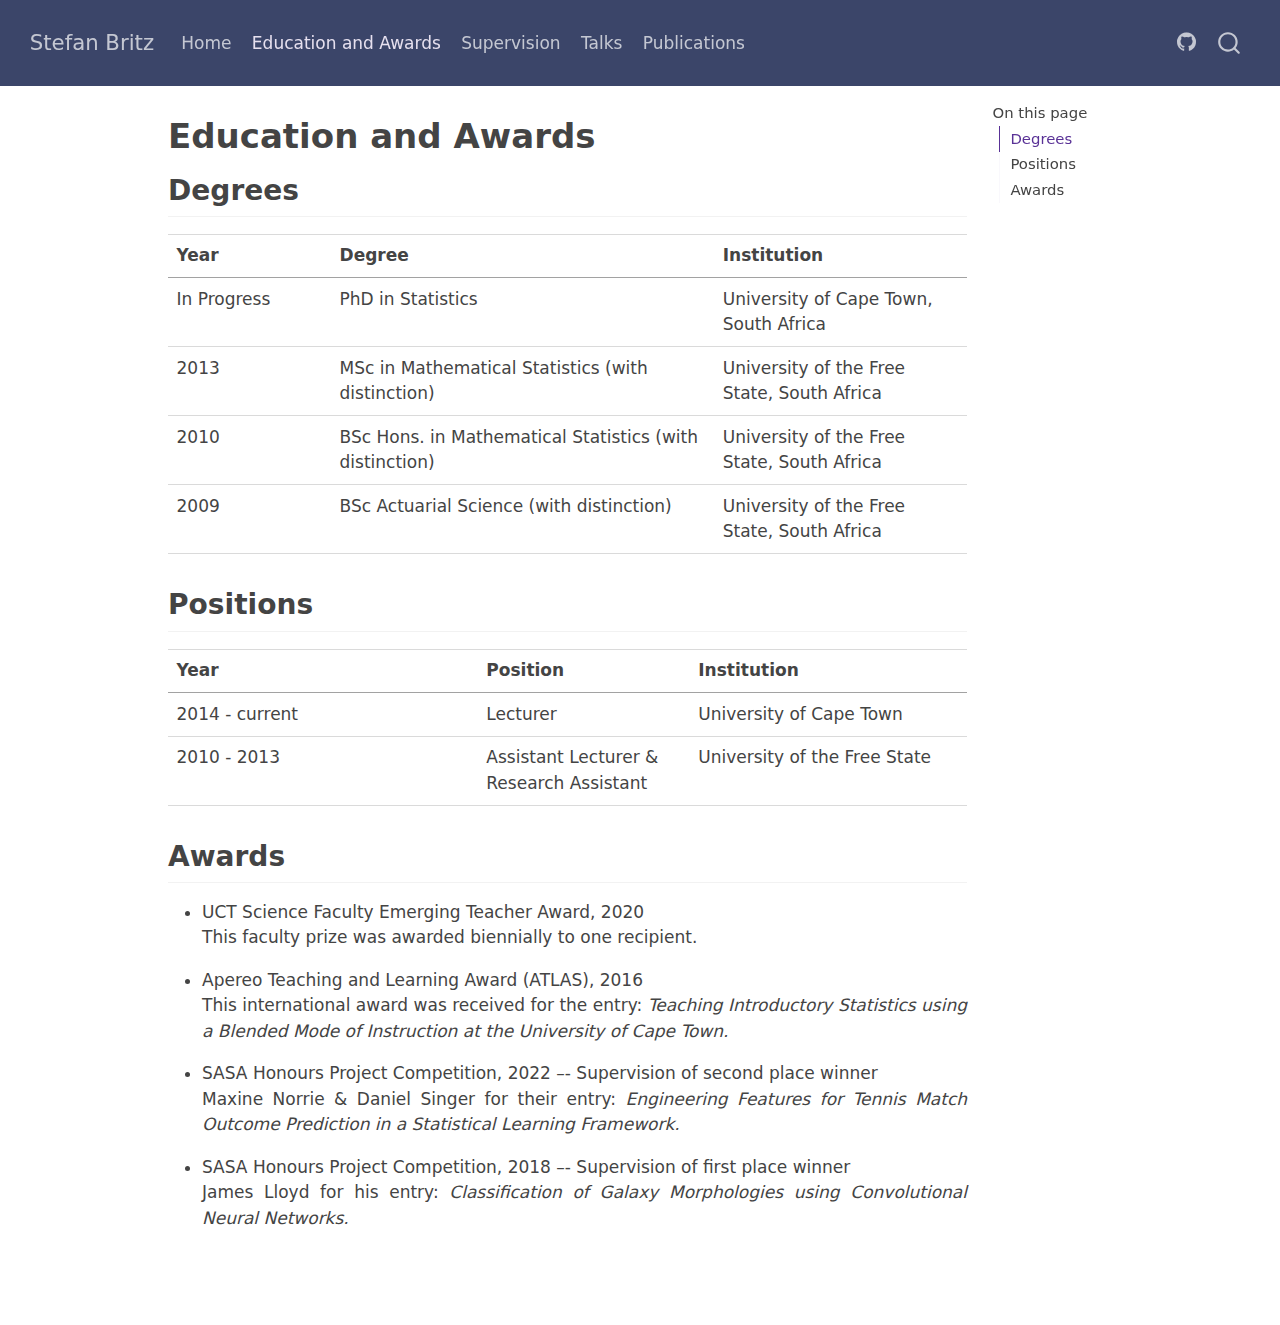
<file: docs/education.html>
<!DOCTYPE html>
<html xmlns="http://www.w3.org/1999/xhtml" lang="en" xml:lang="en"><head>

<meta charset="utf-8">
<meta name="generator" content="quarto-1.7.32">

<meta name="viewport" content="width=device-width, initial-scale=1.0, user-scalable=yes">


<title>Education and Awards – Stefan Britz</title>
<style>
code{white-space: pre-wrap;}
span.smallcaps{font-variant: small-caps;}
div.columns{display: flex; gap: min(4vw, 1.5em);}
div.column{flex: auto; overflow-x: auto;}
div.hanging-indent{margin-left: 1.5em; text-indent: -1.5em;}
ul.task-list{list-style: none;}
ul.task-list li input[type="checkbox"] {
  width: 0.8em;
  margin: 0 0.8em 0.2em -1em; /* quarto-specific, see https://github.com/quarto-dev/quarto-cli/issues/4556 */ 
  vertical-align: middle;
}
</style>


<script src="site_libs/quarto-nav/quarto-nav.js"></script>
<script src="site_libs/quarto-nav/headroom.min.js"></script>
<script src="site_libs/clipboard/clipboard.min.js"></script>
<script src="site_libs/quarto-search/autocomplete.umd.js"></script>
<script src="site_libs/quarto-search/fuse.min.js"></script>
<script src="site_libs/quarto-search/quarto-search.js"></script>
<meta name="quarto:offset" content="./">
<link href="./logo.ico" rel="icon">
<script src="site_libs/quarto-html/quarto.js" type="module"></script>
<script src="site_libs/quarto-html/tabsets/tabsets.js" type="module"></script>
<script src="site_libs/quarto-html/popper.min.js"></script>
<script src="site_libs/quarto-html/tippy.umd.min.js"></script>
<script src="site_libs/quarto-html/anchor.min.js"></script>
<link href="site_libs/quarto-html/tippy.css" rel="stylesheet">
<link href="site_libs/quarto-html/quarto-syntax-highlighting-37eea08aefeeee20ff55810ff984fec1.css" rel="stylesheet" id="quarto-text-highlighting-styles">
<script src="site_libs/bootstrap/bootstrap.min.js"></script>
<link href="site_libs/bootstrap/bootstrap-icons.css" rel="stylesheet">
<link href="site_libs/bootstrap/bootstrap-fa7b53c3d66edd37c15d450f96650dce.min.css" rel="stylesheet" append-hash="true" id="quarto-bootstrap" data-mode="light">
<script id="quarto-search-options" type="application/json">{
  "location": "navbar",
  "copy-button": false,
  "collapse-after": 3,
  "panel-placement": "end",
  "type": "overlay",
  "limit": 50,
  "keyboard-shortcut": [
    "f",
    "/",
    "s"
  ],
  "show-item-context": false,
  "language": {
    "search-no-results-text": "No results",
    "search-matching-documents-text": "matching documents",
    "search-copy-link-title": "Copy link to search",
    "search-hide-matches-text": "Hide additional matches",
    "search-more-match-text": "more match in this document",
    "search-more-matches-text": "more matches in this document",
    "search-clear-button-title": "Clear",
    "search-text-placeholder": "",
    "search-detached-cancel-button-title": "Cancel",
    "search-submit-button-title": "Submit",
    "search-label": "Search"
  }
}</script>


</head>

<body class="nav-fixed quarto-light">

<div id="quarto-search-results"></div>
  <header id="quarto-header" class="headroom fixed-top">
    <nav class="navbar navbar-expand-lg " data-bs-theme="dark">
      <div class="navbar-container container-fluid">
      <div class="navbar-brand-container mx-auto">
    <a class="navbar-brand" href="./index.html">
    <span class="navbar-title">Stefan Britz</span>
    </a>
  </div>
            <div id="quarto-search" class="" title="Search"></div>
          <button class="navbar-toggler" type="button" data-bs-toggle="collapse" data-bs-target="#navbarCollapse" aria-controls="navbarCollapse" role="menu" aria-expanded="false" aria-label="Toggle navigation" onclick="if (window.quartoToggleHeadroom) { window.quartoToggleHeadroom(); }">
  <span class="navbar-toggler-icon"></span>
</button>
          <div class="collapse navbar-collapse" id="navbarCollapse">
            <ul class="navbar-nav navbar-nav-scroll me-auto">
  <li class="nav-item">
    <a class="nav-link" href="./index.html"> 
<span class="menu-text">Home</span></a>
  </li>  
  <li class="nav-item">
    <a class="nav-link active" href="./education.html" aria-current="page"> 
<span class="menu-text">Education and Awards</span></a>
  </li>  
  <li class="nav-item">
    <a class="nav-link" href="./supervision.html"> 
<span class="menu-text">Supervision</span></a>
  </li>  
  <li class="nav-item">
    <a class="nav-link" href="./talks.html"> 
<span class="menu-text">Talks</span></a>
  </li>  
  <li class="nav-item">
    <a class="nav-link" href="./publications.html"> 
<span class="menu-text">Publications</span></a>
  </li>  
</ul>
            <ul class="navbar-nav navbar-nav-scroll ms-auto">
  <li class="nav-item compact">
    <a class="nav-link" href="https://github.com/"> <i class="bi bi-github" role="img">
</i> 
<span class="menu-text"></span></a>
  </li>  
</ul>
          </div> <!-- /navcollapse -->
            <div class="quarto-navbar-tools">
</div>
      </div> <!-- /container-fluid -->
    </nav>
</header>
<!-- content -->
<div id="quarto-content" class="quarto-container page-columns page-rows-contents page-layout-article page-navbar">
<!-- sidebar -->
<!-- margin-sidebar -->
    <div id="quarto-margin-sidebar" class="sidebar margin-sidebar">
        <nav id="TOC" role="doc-toc" class="toc-active">
    <h2 id="toc-title">On this page</h2>
   
  <ul>
  <li><a href="#degrees" id="toc-degrees" class="nav-link active" data-scroll-target="#degrees">Degrees</a></li>
  <li><a href="#positions" id="toc-positions" class="nav-link" data-scroll-target="#positions">Positions</a></li>
  <li><a href="#awards" id="toc-awards" class="nav-link" data-scroll-target="#awards">Awards</a></li>
  </ul>
</nav>
    </div>
<!-- main -->
<main class="content" id="quarto-document-content">

<header id="title-block-header" class="quarto-title-block default">
<div class="quarto-title">
<h1 class="title">Education and Awards</h1>
</div>



<div class="quarto-title-meta">

    
  
    
  </div>
  


</header>


<section id="degrees" class="level2">
<h2 class="anchored" data-anchor-id="degrees">Degrees</h2>
<table class="caption-top table">
<colgroup>
<col style="width: 20%">
<col style="width: 47%">
<col style="width: 31%">
</colgroup>
<thead>
<tr class="header">
<th style="text-align: left;">Year</th>
<th style="text-align: left;">Degree</th>
<th style="text-align: left;">Institution</th>
</tr>
</thead>
<tbody>
<tr class="odd">
<td style="text-align: left;">In Progress</td>
<td style="text-align: left;">PhD in Statistics</td>
<td style="text-align: left;">University of Cape Town, South Africa</td>
</tr>
<tr class="even">
<td style="text-align: left;">2013</td>
<td style="text-align: left;">MSc in Mathematical Statistics (with distinction)</td>
<td style="text-align: left;">University of the Free State, South Africa</td>
</tr>
<tr class="odd">
<td style="text-align: left;">2010</td>
<td style="text-align: left;">BSc Hons. in Mathematical Statistics (with distinction)</td>
<td style="text-align: left;">University of the Free State, South Africa</td>
</tr>
<tr class="even">
<td style="text-align: left;">2009</td>
<td style="text-align: left;">BSc Actuarial Science (with distinction)</td>
<td style="text-align: left;">University of the Free State, South Africa</td>
</tr>
</tbody>
</table>
</section>
<section id="positions" class="level2">
<h2 class="anchored" data-anchor-id="positions">Positions</h2>
<table class="caption-top table">
<colgroup>
<col style="width: 38%">
<col style="width: 26%">
<col style="width: 34%">
</colgroup>
<thead>
<tr class="header">
<th style="text-align: left;">Year</th>
<th style="text-align: left;">Position</th>
<th style="text-align: left;">Institution</th>
</tr>
</thead>
<tbody>
<tr class="odd">
<td style="text-align: left;">2014 - current</td>
<td style="text-align: left;">Lecturer</td>
<td style="text-align: left;">University of Cape Town</td>
</tr>
<tr class="even">
<td style="text-align: left;">2010 - 2013</td>
<td style="text-align: left;">Assistant Lecturer &amp; Research Assistant</td>
<td style="text-align: left;">University of the Free State</td>
</tr>
</tbody>
</table>
</section>
<section id="awards" class="level2">
<h2 class="anchored" data-anchor-id="awards">Awards</h2>
<ul>
<li><p>UCT Science Faculty Emerging Teacher Award, 2020<br>
This faculty prize was awarded biennially to one recipient.</p></li>
<li><p>Apereo Teaching and Learning Award (ATLAS), 2016<br>
This international award was received for the entry: <em>Teaching Introductory Statistics using a Blended Mode of Instruction at the University of Cape Town.</em></p></li>
<li><p>SASA Honours Project Competition, 2022 –- Supervision of second place winner<br>
Maxine Norrie &amp; Daniel Singer for their entry: <em>Engineering Features for Tennis Match Outcome Prediction in a Statistical Learning Framework.</em></p></li>
<li><p>SASA Honours Project Competition, 2018 –- Supervision of first place winner<br>
James Lloyd for his entry: <em>Classification of Galaxy Morphologies using Convolutional Neural Networks.</em></p></li>
</ul>


</section>

</main> <!-- /main -->
<script id="quarto-html-after-body" type="application/javascript">
  window.document.addEventListener("DOMContentLoaded", function (event) {
    const icon = "";
    const anchorJS = new window.AnchorJS();
    anchorJS.options = {
      placement: 'right',
      icon: icon
    };
    anchorJS.add('.anchored');
    const isCodeAnnotation = (el) => {
      for (const clz of el.classList) {
        if (clz.startsWith('code-annotation-')) {                     
          return true;
        }
      }
      return false;
    }
    const onCopySuccess = function(e) {
      // button target
      const button = e.trigger;
      // don't keep focus
      button.blur();
      // flash "checked"
      button.classList.add('code-copy-button-checked');
      var currentTitle = button.getAttribute("title");
      button.setAttribute("title", "Copied!");
      let tooltip;
      if (window.bootstrap) {
        button.setAttribute("data-bs-toggle", "tooltip");
        button.setAttribute("data-bs-placement", "left");
        button.setAttribute("data-bs-title", "Copied!");
        tooltip = new bootstrap.Tooltip(button, 
          { trigger: "manual", 
            customClass: "code-copy-button-tooltip",
            offset: [0, -8]});
        tooltip.show();    
      }
      setTimeout(function() {
        if (tooltip) {
          tooltip.hide();
          button.removeAttribute("data-bs-title");
          button.removeAttribute("data-bs-toggle");
          button.removeAttribute("data-bs-placement");
        }
        button.setAttribute("title", currentTitle);
        button.classList.remove('code-copy-button-checked');
      }, 1000);
      // clear code selection
      e.clearSelection();
    }
    const getTextToCopy = function(trigger) {
        const codeEl = trigger.previousElementSibling.cloneNode(true);
        for (const childEl of codeEl.children) {
          if (isCodeAnnotation(childEl)) {
            childEl.remove();
          }
        }
        return codeEl.innerText;
    }
    const clipboard = new window.ClipboardJS('.code-copy-button:not([data-in-quarto-modal])', {
      text: getTextToCopy
    });
    clipboard.on('success', onCopySuccess);
    if (window.document.getElementById('quarto-embedded-source-code-modal')) {
      const clipboardModal = new window.ClipboardJS('.code-copy-button[data-in-quarto-modal]', {
        text: getTextToCopy,
        container: window.document.getElementById('quarto-embedded-source-code-modal')
      });
      clipboardModal.on('success', onCopySuccess);
    }
      var localhostRegex = new RegExp(/^(?:http|https):\/\/localhost\:?[0-9]*\//);
      var mailtoRegex = new RegExp(/^mailto:/);
        var filterRegex = new RegExp("https:\/\/github\.com\/SSBritz\/Personal_site");
      var isInternal = (href) => {
          return filterRegex.test(href) || localhostRegex.test(href) || mailtoRegex.test(href);
      }
      // Inspect non-navigation links and adorn them if external
     var links = window.document.querySelectorAll('a[href]:not(.nav-link):not(.navbar-brand):not(.toc-action):not(.sidebar-link):not(.sidebar-item-toggle):not(.pagination-link):not(.no-external):not([aria-hidden]):not(.dropdown-item):not(.quarto-navigation-tool):not(.about-link)');
      for (var i=0; i<links.length; i++) {
        const link = links[i];
        if (!isInternal(link.href)) {
          // undo the damage that might have been done by quarto-nav.js in the case of
          // links that we want to consider external
          if (link.dataset.originalHref !== undefined) {
            link.href = link.dataset.originalHref;
          }
        }
      }
    function tippyHover(el, contentFn, onTriggerFn, onUntriggerFn) {
      const config = {
        allowHTML: true,
        maxWidth: 500,
        delay: 100,
        arrow: false,
        appendTo: function(el) {
            return el.parentElement;
        },
        interactive: true,
        interactiveBorder: 10,
        theme: 'quarto',
        placement: 'bottom-start',
      };
      if (contentFn) {
        config.content = contentFn;
      }
      if (onTriggerFn) {
        config.onTrigger = onTriggerFn;
      }
      if (onUntriggerFn) {
        config.onUntrigger = onUntriggerFn;
      }
      window.tippy(el, config); 
    }
    const noterefs = window.document.querySelectorAll('a[role="doc-noteref"]');
    for (var i=0; i<noterefs.length; i++) {
      const ref = noterefs[i];
      tippyHover(ref, function() {
        // use id or data attribute instead here
        let href = ref.getAttribute('data-footnote-href') || ref.getAttribute('href');
        try { href = new URL(href).hash; } catch {}
        const id = href.replace(/^#\/?/, "");
        const note = window.document.getElementById(id);
        if (note) {
          return note.innerHTML;
        } else {
          return "";
        }
      });
    }
    const xrefs = window.document.querySelectorAll('a.quarto-xref');
    const processXRef = (id, note) => {
      // Strip column container classes
      const stripColumnClz = (el) => {
        el.classList.remove("page-full", "page-columns");
        if (el.children) {
          for (const child of el.children) {
            stripColumnClz(child);
          }
        }
      }
      stripColumnClz(note)
      if (id === null || id.startsWith('sec-')) {
        // Special case sections, only their first couple elements
        const container = document.createElement("div");
        if (note.children && note.children.length > 2) {
          container.appendChild(note.children[0].cloneNode(true));
          for (let i = 1; i < note.children.length; i++) {
            const child = note.children[i];
            if (child.tagName === "P" && child.innerText === "") {
              continue;
            } else {
              container.appendChild(child.cloneNode(true));
              break;
            }
          }
          if (window.Quarto?.typesetMath) {
            window.Quarto.typesetMath(container);
          }
          return container.innerHTML
        } else {
          if (window.Quarto?.typesetMath) {
            window.Quarto.typesetMath(note);
          }
          return note.innerHTML;
        }
      } else {
        // Remove any anchor links if they are present
        const anchorLink = note.querySelector('a.anchorjs-link');
        if (anchorLink) {
          anchorLink.remove();
        }
        if (window.Quarto?.typesetMath) {
          window.Quarto.typesetMath(note);
        }
        if (note.classList.contains("callout")) {
          return note.outerHTML;
        } else {
          return note.innerHTML;
        }
      }
    }
    for (var i=0; i<xrefs.length; i++) {
      const xref = xrefs[i];
      tippyHover(xref, undefined, function(instance) {
        instance.disable();
        let url = xref.getAttribute('href');
        let hash = undefined; 
        if (url.startsWith('#')) {
          hash = url;
        } else {
          try { hash = new URL(url).hash; } catch {}
        }
        if (hash) {
          const id = hash.replace(/^#\/?/, "");
          const note = window.document.getElementById(id);
          if (note !== null) {
            try {
              const html = processXRef(id, note.cloneNode(true));
              instance.setContent(html);
            } finally {
              instance.enable();
              instance.show();
            }
          } else {
            // See if we can fetch this
            fetch(url.split('#')[0])
            .then(res => res.text())
            .then(html => {
              const parser = new DOMParser();
              const htmlDoc = parser.parseFromString(html, "text/html");
              const note = htmlDoc.getElementById(id);
              if (note !== null) {
                const html = processXRef(id, note);
                instance.setContent(html);
              } 
            }).finally(() => {
              instance.enable();
              instance.show();
            });
          }
        } else {
          // See if we can fetch a full url (with no hash to target)
          // This is a special case and we should probably do some content thinning / targeting
          fetch(url)
          .then(res => res.text())
          .then(html => {
            const parser = new DOMParser();
            const htmlDoc = parser.parseFromString(html, "text/html");
            const note = htmlDoc.querySelector('main.content');
            if (note !== null) {
              // This should only happen for chapter cross references
              // (since there is no id in the URL)
              // remove the first header
              if (note.children.length > 0 && note.children[0].tagName === "HEADER") {
                note.children[0].remove();
              }
              const html = processXRef(null, note);
              instance.setContent(html);
            } 
          }).finally(() => {
            instance.enable();
            instance.show();
          });
        }
      }, function(instance) {
      });
    }
        let selectedAnnoteEl;
        const selectorForAnnotation = ( cell, annotation) => {
          let cellAttr = 'data-code-cell="' + cell + '"';
          let lineAttr = 'data-code-annotation="' +  annotation + '"';
          const selector = 'span[' + cellAttr + '][' + lineAttr + ']';
          return selector;
        }
        const selectCodeLines = (annoteEl) => {
          const doc = window.document;
          const targetCell = annoteEl.getAttribute("data-target-cell");
          const targetAnnotation = annoteEl.getAttribute("data-target-annotation");
          const annoteSpan = window.document.querySelector(selectorForAnnotation(targetCell, targetAnnotation));
          const lines = annoteSpan.getAttribute("data-code-lines").split(",");
          const lineIds = lines.map((line) => {
            return targetCell + "-" + line;
          })
          let top = null;
          let height = null;
          let parent = null;
          if (lineIds.length > 0) {
              //compute the position of the single el (top and bottom and make a div)
              const el = window.document.getElementById(lineIds[0]);
              top = el.offsetTop;
              height = el.offsetHeight;
              parent = el.parentElement.parentElement;
            if (lineIds.length > 1) {
              const lastEl = window.document.getElementById(lineIds[lineIds.length - 1]);
              const bottom = lastEl.offsetTop + lastEl.offsetHeight;
              height = bottom - top;
            }
            if (top !== null && height !== null && parent !== null) {
              // cook up a div (if necessary) and position it 
              let div = window.document.getElementById("code-annotation-line-highlight");
              if (div === null) {
                div = window.document.createElement("div");
                div.setAttribute("id", "code-annotation-line-highlight");
                div.style.position = 'absolute';
                parent.appendChild(div);
              }
              div.style.top = top - 2 + "px";
              div.style.height = height + 4 + "px";
              div.style.left = 0;
              let gutterDiv = window.document.getElementById("code-annotation-line-highlight-gutter");
              if (gutterDiv === null) {
                gutterDiv = window.document.createElement("div");
                gutterDiv.setAttribute("id", "code-annotation-line-highlight-gutter");
                gutterDiv.style.position = 'absolute';
                const codeCell = window.document.getElementById(targetCell);
                const gutter = codeCell.querySelector('.code-annotation-gutter');
                gutter.appendChild(gutterDiv);
              }
              gutterDiv.style.top = top - 2 + "px";
              gutterDiv.style.height = height + 4 + "px";
            }
            selectedAnnoteEl = annoteEl;
          }
        };
        const unselectCodeLines = () => {
          const elementsIds = ["code-annotation-line-highlight", "code-annotation-line-highlight-gutter"];
          elementsIds.forEach((elId) => {
            const div = window.document.getElementById(elId);
            if (div) {
              div.remove();
            }
          });
          selectedAnnoteEl = undefined;
        };
          // Handle positioning of the toggle
      window.addEventListener(
        "resize",
        throttle(() => {
          elRect = undefined;
          if (selectedAnnoteEl) {
            selectCodeLines(selectedAnnoteEl);
          }
        }, 10)
      );
      function throttle(fn, ms) {
      let throttle = false;
      let timer;
        return (...args) => {
          if(!throttle) { // first call gets through
              fn.apply(this, args);
              throttle = true;
          } else { // all the others get throttled
              if(timer) clearTimeout(timer); // cancel #2
              timer = setTimeout(() => {
                fn.apply(this, args);
                timer = throttle = false;
              }, ms);
          }
        };
      }
        // Attach click handler to the DT
        const annoteDls = window.document.querySelectorAll('dt[data-target-cell]');
        for (const annoteDlNode of annoteDls) {
          annoteDlNode.addEventListener('click', (event) => {
            const clickedEl = event.target;
            if (clickedEl !== selectedAnnoteEl) {
              unselectCodeLines();
              const activeEl = window.document.querySelector('dt[data-target-cell].code-annotation-active');
              if (activeEl) {
                activeEl.classList.remove('code-annotation-active');
              }
              selectCodeLines(clickedEl);
              clickedEl.classList.add('code-annotation-active');
            } else {
              // Unselect the line
              unselectCodeLines();
              clickedEl.classList.remove('code-annotation-active');
            }
          });
        }
    const findCites = (el) => {
      const parentEl = el.parentElement;
      if (parentEl) {
        const cites = parentEl.dataset.cites;
        if (cites) {
          return {
            el,
            cites: cites.split(' ')
          };
        } else {
          return findCites(el.parentElement)
        }
      } else {
        return undefined;
      }
    };
    var bibliorefs = window.document.querySelectorAll('a[role="doc-biblioref"]');
    for (var i=0; i<bibliorefs.length; i++) {
      const ref = bibliorefs[i];
      const citeInfo = findCites(ref);
      if (citeInfo) {
        tippyHover(citeInfo.el, function() {
          var popup = window.document.createElement('div');
          citeInfo.cites.forEach(function(cite) {
            var citeDiv = window.document.createElement('div');
            citeDiv.classList.add('hanging-indent');
            citeDiv.classList.add('csl-entry');
            var biblioDiv = window.document.getElementById('ref-' + cite);
            if (biblioDiv) {
              citeDiv.innerHTML = biblioDiv.innerHTML;
            }
            popup.appendChild(citeDiv);
          });
          return popup.innerHTML;
        });
      }
    }
  });
  </script>
</div> <!-- /content -->




</body></html>
</file>
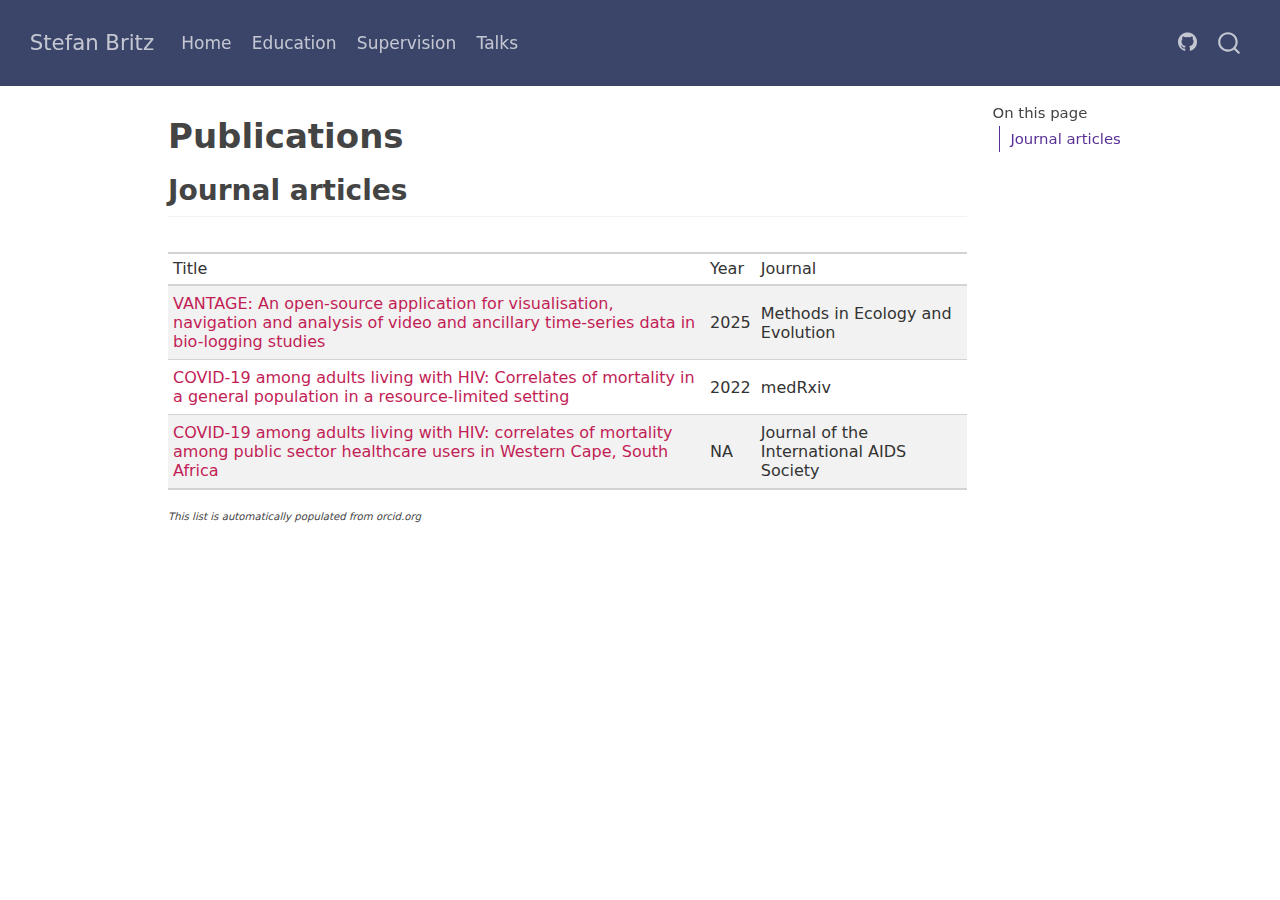
<file: docs/publications.html>
<!DOCTYPE html>
<html xmlns="http://www.w3.org/1999/xhtml" lang="en" xml:lang="en"><head>

<meta charset="utf-8">
<meta name="generator" content="quarto-1.7.32">

<meta name="viewport" content="width=device-width, initial-scale=1.0, user-scalable=yes">


<title>Publications – Stefan Britz</title>
<style>
code{white-space: pre-wrap;}
span.smallcaps{font-variant: small-caps;}
div.columns{display: flex; gap: min(4vw, 1.5em);}
div.column{flex: auto; overflow-x: auto;}
div.hanging-indent{margin-left: 1.5em; text-indent: -1.5em;}
ul.task-list{list-style: none;}
ul.task-list li input[type="checkbox"] {
  width: 0.8em;
  margin: 0 0.8em 0.2em -1em; /* quarto-specific, see https://github.com/quarto-dev/quarto-cli/issues/4556 */ 
  vertical-align: middle;
}
</style>


<script src="site_libs/quarto-nav/quarto-nav.js"></script>
<script src="site_libs/quarto-nav/headroom.min.js"></script>
<script src="site_libs/clipboard/clipboard.min.js"></script>
<script src="site_libs/quarto-search/autocomplete.umd.js"></script>
<script src="site_libs/quarto-search/fuse.min.js"></script>
<script src="site_libs/quarto-search/quarto-search.js"></script>
<meta name="quarto:offset" content="./">
<link href="./logo.png" rel="icon" type="image/png">
<script src="site_libs/quarto-html/quarto.js" type="module"></script>
<script src="site_libs/quarto-html/tabsets/tabsets.js" type="module"></script>
<script src="site_libs/quarto-html/popper.min.js"></script>
<script src="site_libs/quarto-html/tippy.umd.min.js"></script>
<script src="site_libs/quarto-html/anchor.min.js"></script>
<link href="site_libs/quarto-html/tippy.css" rel="stylesheet">
<link href="site_libs/quarto-html/quarto-syntax-highlighting-37eea08aefeeee20ff55810ff984fec1.css" rel="stylesheet" id="quarto-text-highlighting-styles">
<script src="site_libs/bootstrap/bootstrap.min.js"></script>
<link href="site_libs/bootstrap/bootstrap-icons.css" rel="stylesheet">
<link href="site_libs/bootstrap/bootstrap-2f7ffdcb1bde23999307191374d5db9a.min.css" rel="stylesheet" append-hash="true" id="quarto-bootstrap" data-mode="light">
<script id="quarto-search-options" type="application/json">{
  "location": "navbar",
  "copy-button": false,
  "collapse-after": 3,
  "panel-placement": "end",
  "type": "overlay",
  "limit": 50,
  "keyboard-shortcut": [
    "f",
    "/",
    "s"
  ],
  "show-item-context": false,
  "language": {
    "search-no-results-text": "No results",
    "search-matching-documents-text": "matching documents",
    "search-copy-link-title": "Copy link to search",
    "search-hide-matches-text": "Hide additional matches",
    "search-more-match-text": "more match in this document",
    "search-more-matches-text": "more matches in this document",
    "search-clear-button-title": "Clear",
    "search-text-placeholder": "",
    "search-detached-cancel-button-title": "Cancel",
    "search-submit-button-title": "Submit",
    "search-label": "Search"
  }
}</script>


</head>

<body class="nav-fixed quarto-light">

<div id="quarto-search-results"></div>
  <header id="quarto-header" class="headroom fixed-top">
    <nav class="navbar navbar-expand-lg " data-bs-theme="dark">
      <div class="navbar-container container-fluid">
      <div class="navbar-brand-container mx-auto">
    <a class="navbar-brand" href="./index.html">
    <span class="navbar-title">Stefan Britz</span>
    </a>
  </div>
            <div id="quarto-search" class="" title="Search"></div>
          <button class="navbar-toggler" type="button" data-bs-toggle="collapse" data-bs-target="#navbarCollapse" aria-controls="navbarCollapse" role="menu" aria-expanded="false" aria-label="Toggle navigation" onclick="if (window.quartoToggleHeadroom) { window.quartoToggleHeadroom(); }">
  <span class="navbar-toggler-icon"></span>
</button>
          <div class="collapse navbar-collapse" id="navbarCollapse">
            <ul class="navbar-nav navbar-nav-scroll me-auto">
  <li class="nav-item">
    <a class="nav-link" href="./index.html"> 
<span class="menu-text">Home</span></a>
  </li>  
  <li class="nav-item">
    <a class="nav-link" href="./education.html"> 
<span class="menu-text">Education</span></a>
  </li>  
  <li class="nav-item">
    <a class="nav-link" href="./supervision.html"> 
<span class="menu-text">Supervision</span></a>
  </li>  
  <li class="nav-item">
    <a class="nav-link" href="./talks.html"> 
<span class="menu-text">Talks</span></a>
  </li>  
</ul>
            <ul class="navbar-nav navbar-nav-scroll ms-auto">
  <li class="nav-item compact">
    <a class="nav-link" href="https://github.com/"> <i class="bi bi-github" role="img">
</i> 
<span class="menu-text"></span></a>
  </li>  
</ul>
          </div> <!-- /navcollapse -->
            <div class="quarto-navbar-tools">
</div>
      </div> <!-- /container-fluid -->
    </nav>
</header>
<!-- content -->
<div id="quarto-content" class="quarto-container page-columns page-rows-contents page-layout-article page-navbar">
<!-- sidebar -->
<!-- margin-sidebar -->
    <div id="quarto-margin-sidebar" class="sidebar margin-sidebar">
        <nav id="TOC" role="doc-toc" class="toc-active">
    <h2 id="toc-title">On this page</h2>
   
  <ul>
  <li><a href="#journal-articles" id="toc-journal-articles" class="nav-link active" data-scroll-target="#journal-articles">Journal articles</a></li>
  </ul>
</nav>
    </div>
<!-- main -->
<main class="content" id="quarto-document-content">

<header id="title-block-header" class="quarto-title-block default">
<div class="quarto-title">
<h1 class="title">Publications</h1>
</div>



<div class="quarto-title-meta">

    
  
    
  </div>
  


</header>


<section id="journal-articles" class="level2">
<h2 class="anchored" data-anchor-id="journal-articles">Journal articles</h2>
<div class="cell">
<div class="cell-output-display">
<div id="dyevmjnfgy" style="padding-left:0px;padding-right:0px;padding-top:10px;padding-bottom:10px;overflow-x:auto;overflow-y:auto;width:auto;height:auto;">
<style>#dyevmjnfgy table {
  font-family: system-ui, 'Segoe UI', Roboto, Helvetica, Arial, sans-serif, 'Apple Color Emoji', 'Segoe UI Emoji', 'Segoe UI Symbol', 'Noto Color Emoji';
  -webkit-font-smoothing: antialiased;
  -moz-osx-font-smoothing: grayscale;
}

#dyevmjnfgy thead, #dyevmjnfgy tbody, #dyevmjnfgy tfoot, #dyevmjnfgy tr, #dyevmjnfgy td, #dyevmjnfgy th {
  border-style: none;
}

#dyevmjnfgy p {
  margin: 0;
  padding: 0;
}

#dyevmjnfgy .gt_table {
  display: table;
  border-collapse: collapse;
  line-height: normal;
  margin-left: auto;
  margin-right: auto;
  color: #333333;
  font-size: 16px;
  font-weight: normal;
  font-style: normal;
  background-color: #FFFFFF;
  width: auto;
  border-top-style: solid;
  border-top-width: 2px;
  border-top-color: #A8A8A8;
  border-right-style: none;
  border-right-width: 2px;
  border-right-color: #D3D3D3;
  border-bottom-style: solid;
  border-bottom-width: 2px;
  border-bottom-color: #A8A8A8;
  border-left-style: none;
  border-left-width: 2px;
  border-left-color: #D3D3D3;
}

#dyevmjnfgy .gt_caption {
  padding-top: 4px;
  padding-bottom: 4px;
}

#dyevmjnfgy .gt_title {
  color: #333333;
  font-size: 125%;
  font-weight: initial;
  padding-top: 4px;
  padding-bottom: 4px;
  padding-left: 5px;
  padding-right: 5px;
  border-bottom-color: #FFFFFF;
  border-bottom-width: 0;
}

#dyevmjnfgy .gt_subtitle {
  color: #333333;
  font-size: 85%;
  font-weight: initial;
  padding-top: 3px;
  padding-bottom: 5px;
  padding-left: 5px;
  padding-right: 5px;
  border-top-color: #FFFFFF;
  border-top-width: 0;
}

#dyevmjnfgy .gt_heading {
  background-color: #FFFFFF;
  text-align: center;
  border-bottom-color: #FFFFFF;
  border-left-style: none;
  border-left-width: 1px;
  border-left-color: #D3D3D3;
  border-right-style: none;
  border-right-width: 1px;
  border-right-color: #D3D3D3;
}

#dyevmjnfgy .gt_bottom_border {
  border-bottom-style: solid;
  border-bottom-width: 2px;
  border-bottom-color: #D3D3D3;
}

#dyevmjnfgy .gt_col_headings {
  border-top-style: solid;
  border-top-width: 2px;
  border-top-color: #D3D3D3;
  border-bottom-style: solid;
  border-bottom-width: 2px;
  border-bottom-color: #D3D3D3;
  border-left-style: none;
  border-left-width: 1px;
  border-left-color: #D3D3D3;
  border-right-style: none;
  border-right-width: 1px;
  border-right-color: #D3D3D3;
}

#dyevmjnfgy .gt_col_heading {
  color: #333333;
  background-color: #FFFFFF;
  font-size: 100%;
  font-weight: normal;
  text-transform: inherit;
  border-left-style: none;
  border-left-width: 1px;
  border-left-color: #D3D3D3;
  border-right-style: none;
  border-right-width: 1px;
  border-right-color: #D3D3D3;
  vertical-align: bottom;
  padding-top: 5px;
  padding-bottom: 6px;
  padding-left: 5px;
  padding-right: 5px;
  overflow-x: hidden;
}

#dyevmjnfgy .gt_column_spanner_outer {
  color: #333333;
  background-color: #FFFFFF;
  font-size: 100%;
  font-weight: normal;
  text-transform: inherit;
  padding-top: 0;
  padding-bottom: 0;
  padding-left: 4px;
  padding-right: 4px;
}

#dyevmjnfgy .gt_column_spanner_outer:first-child {
  padding-left: 0;
}

#dyevmjnfgy .gt_column_spanner_outer:last-child {
  padding-right: 0;
}

#dyevmjnfgy .gt_column_spanner {
  border-bottom-style: solid;
  border-bottom-width: 2px;
  border-bottom-color: #D3D3D3;
  vertical-align: bottom;
  padding-top: 5px;
  padding-bottom: 5px;
  overflow-x: hidden;
  display: inline-block;
  width: 100%;
}

#dyevmjnfgy .gt_spanner_row {
  border-bottom-style: hidden;
}

#dyevmjnfgy .gt_group_heading {
  padding-top: 8px;
  padding-bottom: 8px;
  padding-left: 5px;
  padding-right: 5px;
  color: #333333;
  background-color: #FFFFFF;
  font-size: 100%;
  font-weight: initial;
  text-transform: inherit;
  border-top-style: solid;
  border-top-width: 2px;
  border-top-color: #D3D3D3;
  border-bottom-style: solid;
  border-bottom-width: 2px;
  border-bottom-color: #D3D3D3;
  border-left-style: none;
  border-left-width: 1px;
  border-left-color: #D3D3D3;
  border-right-style: none;
  border-right-width: 1px;
  border-right-color: #D3D3D3;
  vertical-align: middle;
  text-align: left;
}

#dyevmjnfgy .gt_empty_group_heading {
  padding: 0.5px;
  color: #333333;
  background-color: #FFFFFF;
  font-size: 100%;
  font-weight: initial;
  border-top-style: solid;
  border-top-width: 2px;
  border-top-color: #D3D3D3;
  border-bottom-style: solid;
  border-bottom-width: 2px;
  border-bottom-color: #D3D3D3;
  vertical-align: middle;
}

#dyevmjnfgy .gt_from_md > :first-child {
  margin-top: 0;
}

#dyevmjnfgy .gt_from_md > :last-child {
  margin-bottom: 0;
}

#dyevmjnfgy .gt_row {
  padding-top: 8px;
  padding-bottom: 8px;
  padding-left: 5px;
  padding-right: 5px;
  margin: 10px;
  border-top-style: solid;
  border-top-width: 1px;
  border-top-color: #D3D3D3;
  border-left-style: none;
  border-left-width: 1px;
  border-left-color: #D3D3D3;
  border-right-style: none;
  border-right-width: 1px;
  border-right-color: #D3D3D3;
  vertical-align: middle;
  overflow-x: hidden;
}

#dyevmjnfgy .gt_stub {
  color: #333333;
  background-color: #FFFFFF;
  font-size: 100%;
  font-weight: initial;
  text-transform: inherit;
  border-right-style: solid;
  border-right-width: 2px;
  border-right-color: #D3D3D3;
  padding-left: 5px;
  padding-right: 5px;
}

#dyevmjnfgy .gt_stub_row_group {
  color: #333333;
  background-color: #FFFFFF;
  font-size: 100%;
  font-weight: initial;
  text-transform: inherit;
  border-right-style: solid;
  border-right-width: 2px;
  border-right-color: #D3D3D3;
  padding-left: 5px;
  padding-right: 5px;
  vertical-align: top;
}

#dyevmjnfgy .gt_row_group_first td {
  border-top-width: 2px;
}

#dyevmjnfgy .gt_row_group_first th {
  border-top-width: 2px;
}

#dyevmjnfgy .gt_summary_row {
  color: #333333;
  background-color: #FFFFFF;
  text-transform: inherit;
  padding-top: 8px;
  padding-bottom: 8px;
  padding-left: 5px;
  padding-right: 5px;
}

#dyevmjnfgy .gt_first_summary_row {
  border-top-style: solid;
  border-top-color: #D3D3D3;
}

#dyevmjnfgy .gt_first_summary_row.thick {
  border-top-width: 2px;
}

#dyevmjnfgy .gt_last_summary_row {
  padding-top: 8px;
  padding-bottom: 8px;
  padding-left: 5px;
  padding-right: 5px;
  border-bottom-style: solid;
  border-bottom-width: 2px;
  border-bottom-color: #D3D3D3;
}

#dyevmjnfgy .gt_grand_summary_row {
  color: #333333;
  background-color: #FFFFFF;
  text-transform: inherit;
  padding-top: 8px;
  padding-bottom: 8px;
  padding-left: 5px;
  padding-right: 5px;
}

#dyevmjnfgy .gt_first_grand_summary_row {
  padding-top: 8px;
  padding-bottom: 8px;
  padding-left: 5px;
  padding-right: 5px;
  border-top-style: double;
  border-top-width: 6px;
  border-top-color: #D3D3D3;
}

#dyevmjnfgy .gt_last_grand_summary_row_top {
  padding-top: 8px;
  padding-bottom: 8px;
  padding-left: 5px;
  padding-right: 5px;
  border-bottom-style: double;
  border-bottom-width: 6px;
  border-bottom-color: #D3D3D3;
}

#dyevmjnfgy .gt_striped {
  background-color: rgba(128, 128, 128, 0.05);
}

#dyevmjnfgy .gt_table_body {
  border-top-style: solid;
  border-top-width: 2px;
  border-top-color: #D3D3D3;
  border-bottom-style: solid;
  border-bottom-width: 2px;
  border-bottom-color: #D3D3D3;
}

#dyevmjnfgy .gt_footnotes {
  color: #333333;
  background-color: #FFFFFF;
  border-bottom-style: none;
  border-bottom-width: 2px;
  border-bottom-color: #D3D3D3;
  border-left-style: none;
  border-left-width: 2px;
  border-left-color: #D3D3D3;
  border-right-style: none;
  border-right-width: 2px;
  border-right-color: #D3D3D3;
}

#dyevmjnfgy .gt_footnote {
  margin: 0px;
  font-size: 90%;
  padding-top: 4px;
  padding-bottom: 4px;
  padding-left: 5px;
  padding-right: 5px;
}

#dyevmjnfgy .gt_sourcenotes {
  color: #333333;
  background-color: #FFFFFF;
  border-bottom-style: none;
  border-bottom-width: 2px;
  border-bottom-color: #D3D3D3;
  border-left-style: none;
  border-left-width: 2px;
  border-left-color: #D3D3D3;
  border-right-style: none;
  border-right-width: 2px;
  border-right-color: #D3D3D3;
}

#dyevmjnfgy .gt_sourcenote {
  font-size: 90%;
  padding-top: 4px;
  padding-bottom: 4px;
  padding-left: 5px;
  padding-right: 5px;
}

#dyevmjnfgy .gt_left {
  text-align: left;
}

#dyevmjnfgy .gt_center {
  text-align: center;
}

#dyevmjnfgy .gt_right {
  text-align: right;
  font-variant-numeric: tabular-nums;
}

#dyevmjnfgy .gt_font_normal {
  font-weight: normal;
}

#dyevmjnfgy .gt_font_bold {
  font-weight: bold;
}

#dyevmjnfgy .gt_font_italic {
  font-style: italic;
}

#dyevmjnfgy .gt_super {
  font-size: 65%;
}

#dyevmjnfgy .gt_footnote_marks {
  font-size: 75%;
  vertical-align: 0.4em;
  position: initial;
}

#dyevmjnfgy .gt_asterisk {
  font-size: 100%;
  vertical-align: 0;
}

#dyevmjnfgy .gt_indent_1 {
  text-indent: 5px;
}

#dyevmjnfgy .gt_indent_2 {
  text-indent: 10px;
}

#dyevmjnfgy .gt_indent_3 {
  text-indent: 15px;
}

#dyevmjnfgy .gt_indent_4 {
  text-indent: 20px;
}

#dyevmjnfgy .gt_indent_5 {
  text-indent: 25px;
}

#dyevmjnfgy .katex-display {
  display: inline-flex !important;
  margin-bottom: 0.75em !important;
}

#dyevmjnfgy div.Reactable > div.rt-table > div.rt-thead > div.rt-tr.rt-tr-group-header > div.rt-th-group:after {
  height: 0px !important;
}
</style>

<table class="gt_table caption-top table table-sm table-striped small" data-quarto-postprocess="true" data-quarto-disable-processing="false" data-quarto-bootstrap="false">
<thead>
<tr class="gt_col_headings header">
<th id="titlelink" class="gt_col_heading gt_columns_bottom_border gt_left" data-quarto-table-cell-role="th" scope="col">Title</th>
<th id="Year" class="gt_col_heading gt_columns_bottom_border gt_left" data-quarto-table-cell-role="th" scope="col">Year</th>
<th id="Journal" class="gt_col_heading gt_columns_bottom_border gt_left" data-quarto-table-cell-role="th" scope="col">Journal</th>
</tr>
</thead>
<tbody class="gt_table_body">
<tr class="odd">
<td class="gt_row gt_left" headers="titlelink"><a href="https://doi.org/10.1111/2041-210X.70026">VANTAGE: An open-source application for visualisation, navigation and analysis of video and ancillary time-series data in bio-logging studies</a></td>
<td class="gt_row gt_left" headers="Year">2025</td>
<td class="gt_row gt_left" headers="Journal">Methods in Ecology and Evolution</td>
</tr>
<tr class="even">
<td class="gt_row gt_left" headers="titlelink"><a href="http://www.scopus.com/inward/record.url?eid=2-s2.0-85143370420&amp;partnerID=MN8TOARS">COVID-19 among adults living with HIV: Correlates of mortality in a general population in a resource-limited setting</a></td>
<td class="gt_row gt_left" headers="Year">2022</td>
<td class="gt_row gt_left" headers="Journal">medRxiv</td>
</tr>
<tr class="odd">
<td class="gt_row gt_left" headers="titlelink"><a href="NA">COVID-19 among adults living with HIV: correlates of mortality among public sector healthcare users in Western Cape, South Africa</a></td>
<td class="gt_row gt_left" headers="Year">NA</td>
<td class="gt_row gt_left" headers="Journal">Journal of the International AIDS Society</td>
</tr>
</tbody>
</table>

</div>
</div>
</div>
<div style="font-size: 60%">
<p><em>This list is automatically populated from orcid.org</em></p>
</div>


</section>

</main> <!-- /main -->
<script id="quarto-html-after-body" type="application/javascript">
  window.document.addEventListener("DOMContentLoaded", function (event) {
    const icon = "";
    const anchorJS = new window.AnchorJS();
    anchorJS.options = {
      placement: 'right',
      icon: icon
    };
    anchorJS.add('.anchored');
    const isCodeAnnotation = (el) => {
      for (const clz of el.classList) {
        if (clz.startsWith('code-annotation-')) {                     
          return true;
        }
      }
      return false;
    }
    const onCopySuccess = function(e) {
      // button target
      const button = e.trigger;
      // don't keep focus
      button.blur();
      // flash "checked"
      button.classList.add('code-copy-button-checked');
      var currentTitle = button.getAttribute("title");
      button.setAttribute("title", "Copied!");
      let tooltip;
      if (window.bootstrap) {
        button.setAttribute("data-bs-toggle", "tooltip");
        button.setAttribute("data-bs-placement", "left");
        button.setAttribute("data-bs-title", "Copied!");
        tooltip = new bootstrap.Tooltip(button, 
          { trigger: "manual", 
            customClass: "code-copy-button-tooltip",
            offset: [0, -8]});
        tooltip.show();    
      }
      setTimeout(function() {
        if (tooltip) {
          tooltip.hide();
          button.removeAttribute("data-bs-title");
          button.removeAttribute("data-bs-toggle");
          button.removeAttribute("data-bs-placement");
        }
        button.setAttribute("title", currentTitle);
        button.classList.remove('code-copy-button-checked');
      }, 1000);
      // clear code selection
      e.clearSelection();
    }
    const getTextToCopy = function(trigger) {
        const codeEl = trigger.previousElementSibling.cloneNode(true);
        for (const childEl of codeEl.children) {
          if (isCodeAnnotation(childEl)) {
            childEl.remove();
          }
        }
        return codeEl.innerText;
    }
    const clipboard = new window.ClipboardJS('.code-copy-button:not([data-in-quarto-modal])', {
      text: getTextToCopy
    });
    clipboard.on('success', onCopySuccess);
    if (window.document.getElementById('quarto-embedded-source-code-modal')) {
      const clipboardModal = new window.ClipboardJS('.code-copy-button[data-in-quarto-modal]', {
        text: getTextToCopy,
        container: window.document.getElementById('quarto-embedded-source-code-modal')
      });
      clipboardModal.on('success', onCopySuccess);
    }
      var localhostRegex = new RegExp(/^(?:http|https):\/\/localhost\:?[0-9]*\//);
      var mailtoRegex = new RegExp(/^mailto:/);
        var filterRegex = new RegExp("https:\/\/github\.com\/SSBritz\/Personal_site");
      var isInternal = (href) => {
          return filterRegex.test(href) || localhostRegex.test(href) || mailtoRegex.test(href);
      }
      // Inspect non-navigation links and adorn them if external
     var links = window.document.querySelectorAll('a[href]:not(.nav-link):not(.navbar-brand):not(.toc-action):not(.sidebar-link):not(.sidebar-item-toggle):not(.pagination-link):not(.no-external):not([aria-hidden]):not(.dropdown-item):not(.quarto-navigation-tool):not(.about-link)');
      for (var i=0; i<links.length; i++) {
        const link = links[i];
        if (!isInternal(link.href)) {
          // undo the damage that might have been done by quarto-nav.js in the case of
          // links that we want to consider external
          if (link.dataset.originalHref !== undefined) {
            link.href = link.dataset.originalHref;
          }
        }
      }
    function tippyHover(el, contentFn, onTriggerFn, onUntriggerFn) {
      const config = {
        allowHTML: true,
        maxWidth: 500,
        delay: 100,
        arrow: false,
        appendTo: function(el) {
            return el.parentElement;
        },
        interactive: true,
        interactiveBorder: 10,
        theme: 'quarto',
        placement: 'bottom-start',
      };
      if (contentFn) {
        config.content = contentFn;
      }
      if (onTriggerFn) {
        config.onTrigger = onTriggerFn;
      }
      if (onUntriggerFn) {
        config.onUntrigger = onUntriggerFn;
      }
      window.tippy(el, config); 
    }
    const noterefs = window.document.querySelectorAll('a[role="doc-noteref"]');
    for (var i=0; i<noterefs.length; i++) {
      const ref = noterefs[i];
      tippyHover(ref, function() {
        // use id or data attribute instead here
        let href = ref.getAttribute('data-footnote-href') || ref.getAttribute('href');
        try { href = new URL(href).hash; } catch {}
        const id = href.replace(/^#\/?/, "");
        const note = window.document.getElementById(id);
        if (note) {
          return note.innerHTML;
        } else {
          return "";
        }
      });
    }
    const xrefs = window.document.querySelectorAll('a.quarto-xref');
    const processXRef = (id, note) => {
      // Strip column container classes
      const stripColumnClz = (el) => {
        el.classList.remove("page-full", "page-columns");
        if (el.children) {
          for (const child of el.children) {
            stripColumnClz(child);
          }
        }
      }
      stripColumnClz(note)
      if (id === null || id.startsWith('sec-')) {
        // Special case sections, only their first couple elements
        const container = document.createElement("div");
        if (note.children && note.children.length > 2) {
          container.appendChild(note.children[0].cloneNode(true));
          for (let i = 1; i < note.children.length; i++) {
            const child = note.children[i];
            if (child.tagName === "P" && child.innerText === "") {
              continue;
            } else {
              container.appendChild(child.cloneNode(true));
              break;
            }
          }
          if (window.Quarto?.typesetMath) {
            window.Quarto.typesetMath(container);
          }
          return container.innerHTML
        } else {
          if (window.Quarto?.typesetMath) {
            window.Quarto.typesetMath(note);
          }
          return note.innerHTML;
        }
      } else {
        // Remove any anchor links if they are present
        const anchorLink = note.querySelector('a.anchorjs-link');
        if (anchorLink) {
          anchorLink.remove();
        }
        if (window.Quarto?.typesetMath) {
          window.Quarto.typesetMath(note);
        }
        if (note.classList.contains("callout")) {
          return note.outerHTML;
        } else {
          return note.innerHTML;
        }
      }
    }
    for (var i=0; i<xrefs.length; i++) {
      const xref = xrefs[i];
      tippyHover(xref, undefined, function(instance) {
        instance.disable();
        let url = xref.getAttribute('href');
        let hash = undefined; 
        if (url.startsWith('#')) {
          hash = url;
        } else {
          try { hash = new URL(url).hash; } catch {}
        }
        if (hash) {
          const id = hash.replace(/^#\/?/, "");
          const note = window.document.getElementById(id);
          if (note !== null) {
            try {
              const html = processXRef(id, note.cloneNode(true));
              instance.setContent(html);
            } finally {
              instance.enable();
              instance.show();
            }
          } else {
            // See if we can fetch this
            fetch(url.split('#')[0])
            .then(res => res.text())
            .then(html => {
              const parser = new DOMParser();
              const htmlDoc = parser.parseFromString(html, "text/html");
              const note = htmlDoc.getElementById(id);
              if (note !== null) {
                const html = processXRef(id, note);
                instance.setContent(html);
              } 
            }).finally(() => {
              instance.enable();
              instance.show();
            });
          }
        } else {
          // See if we can fetch a full url (with no hash to target)
          // This is a special case and we should probably do some content thinning / targeting
          fetch(url)
          .then(res => res.text())
          .then(html => {
            const parser = new DOMParser();
            const htmlDoc = parser.parseFromString(html, "text/html");
            const note = htmlDoc.querySelector('main.content');
            if (note !== null) {
              // This should only happen for chapter cross references
              // (since there is no id in the URL)
              // remove the first header
              if (note.children.length > 0 && note.children[0].tagName === "HEADER") {
                note.children[0].remove();
              }
              const html = processXRef(null, note);
              instance.setContent(html);
            } 
          }).finally(() => {
            instance.enable();
            instance.show();
          });
        }
      }, function(instance) {
      });
    }
        let selectedAnnoteEl;
        const selectorForAnnotation = ( cell, annotation) => {
          let cellAttr = 'data-code-cell="' + cell + '"';
          let lineAttr = 'data-code-annotation="' +  annotation + '"';
          const selector = 'span[' + cellAttr + '][' + lineAttr + ']';
          return selector;
        }
        const selectCodeLines = (annoteEl) => {
          const doc = window.document;
          const targetCell = annoteEl.getAttribute("data-target-cell");
          const targetAnnotation = annoteEl.getAttribute("data-target-annotation");
          const annoteSpan = window.document.querySelector(selectorForAnnotation(targetCell, targetAnnotation));
          const lines = annoteSpan.getAttribute("data-code-lines").split(",");
          const lineIds = lines.map((line) => {
            return targetCell + "-" + line;
          })
          let top = null;
          let height = null;
          let parent = null;
          if (lineIds.length > 0) {
              //compute the position of the single el (top and bottom and make a div)
              const el = window.document.getElementById(lineIds[0]);
              top = el.offsetTop;
              height = el.offsetHeight;
              parent = el.parentElement.parentElement;
            if (lineIds.length > 1) {
              const lastEl = window.document.getElementById(lineIds[lineIds.length - 1]);
              const bottom = lastEl.offsetTop + lastEl.offsetHeight;
              height = bottom - top;
            }
            if (top !== null && height !== null && parent !== null) {
              // cook up a div (if necessary) and position it 
              let div = window.document.getElementById("code-annotation-line-highlight");
              if (div === null) {
                div = window.document.createElement("div");
                div.setAttribute("id", "code-annotation-line-highlight");
                div.style.position = 'absolute';
                parent.appendChild(div);
              }
              div.style.top = top - 2 + "px";
              div.style.height = height + 4 + "px";
              div.style.left = 0;
              let gutterDiv = window.document.getElementById("code-annotation-line-highlight-gutter");
              if (gutterDiv === null) {
                gutterDiv = window.document.createElement("div");
                gutterDiv.setAttribute("id", "code-annotation-line-highlight-gutter");
                gutterDiv.style.position = 'absolute';
                const codeCell = window.document.getElementById(targetCell);
                const gutter = codeCell.querySelector('.code-annotation-gutter');
                gutter.appendChild(gutterDiv);
              }
              gutterDiv.style.top = top - 2 + "px";
              gutterDiv.style.height = height + 4 + "px";
            }
            selectedAnnoteEl = annoteEl;
          }
        };
        const unselectCodeLines = () => {
          const elementsIds = ["code-annotation-line-highlight", "code-annotation-line-highlight-gutter"];
          elementsIds.forEach((elId) => {
            const div = window.document.getElementById(elId);
            if (div) {
              div.remove();
            }
          });
          selectedAnnoteEl = undefined;
        };
          // Handle positioning of the toggle
      window.addEventListener(
        "resize",
        throttle(() => {
          elRect = undefined;
          if (selectedAnnoteEl) {
            selectCodeLines(selectedAnnoteEl);
          }
        }, 10)
      );
      function throttle(fn, ms) {
      let throttle = false;
      let timer;
        return (...args) => {
          if(!throttle) { // first call gets through
              fn.apply(this, args);
              throttle = true;
          } else { // all the others get throttled
              if(timer) clearTimeout(timer); // cancel #2
              timer = setTimeout(() => {
                fn.apply(this, args);
                timer = throttle = false;
              }, ms);
          }
        };
      }
        // Attach click handler to the DT
        const annoteDls = window.document.querySelectorAll('dt[data-target-cell]');
        for (const annoteDlNode of annoteDls) {
          annoteDlNode.addEventListener('click', (event) => {
            const clickedEl = event.target;
            if (clickedEl !== selectedAnnoteEl) {
              unselectCodeLines();
              const activeEl = window.document.querySelector('dt[data-target-cell].code-annotation-active');
              if (activeEl) {
                activeEl.classList.remove('code-annotation-active');
              }
              selectCodeLines(clickedEl);
              clickedEl.classList.add('code-annotation-active');
            } else {
              // Unselect the line
              unselectCodeLines();
              clickedEl.classList.remove('code-annotation-active');
            }
          });
        }
    const findCites = (el) => {
      const parentEl = el.parentElement;
      if (parentEl) {
        const cites = parentEl.dataset.cites;
        if (cites) {
          return {
            el,
            cites: cites.split(' ')
          };
        } else {
          return findCites(el.parentElement)
        }
      } else {
        return undefined;
      }
    };
    var bibliorefs = window.document.querySelectorAll('a[role="doc-biblioref"]');
    for (var i=0; i<bibliorefs.length; i++) {
      const ref = bibliorefs[i];
      const citeInfo = findCites(ref);
      if (citeInfo) {
        tippyHover(citeInfo.el, function() {
          var popup = window.document.createElement('div');
          citeInfo.cites.forEach(function(cite) {
            var citeDiv = window.document.createElement('div');
            citeDiv.classList.add('hanging-indent');
            citeDiv.classList.add('csl-entry');
            var biblioDiv = window.document.getElementById('ref-' + cite);
            if (biblioDiv) {
              citeDiv.innerHTML = biblioDiv.innerHTML;
            }
            popup.appendChild(citeDiv);
          });
          return popup.innerHTML;
        });
      }
    }
  });
  </script>
</div> <!-- /content -->




</body></html>
</file>
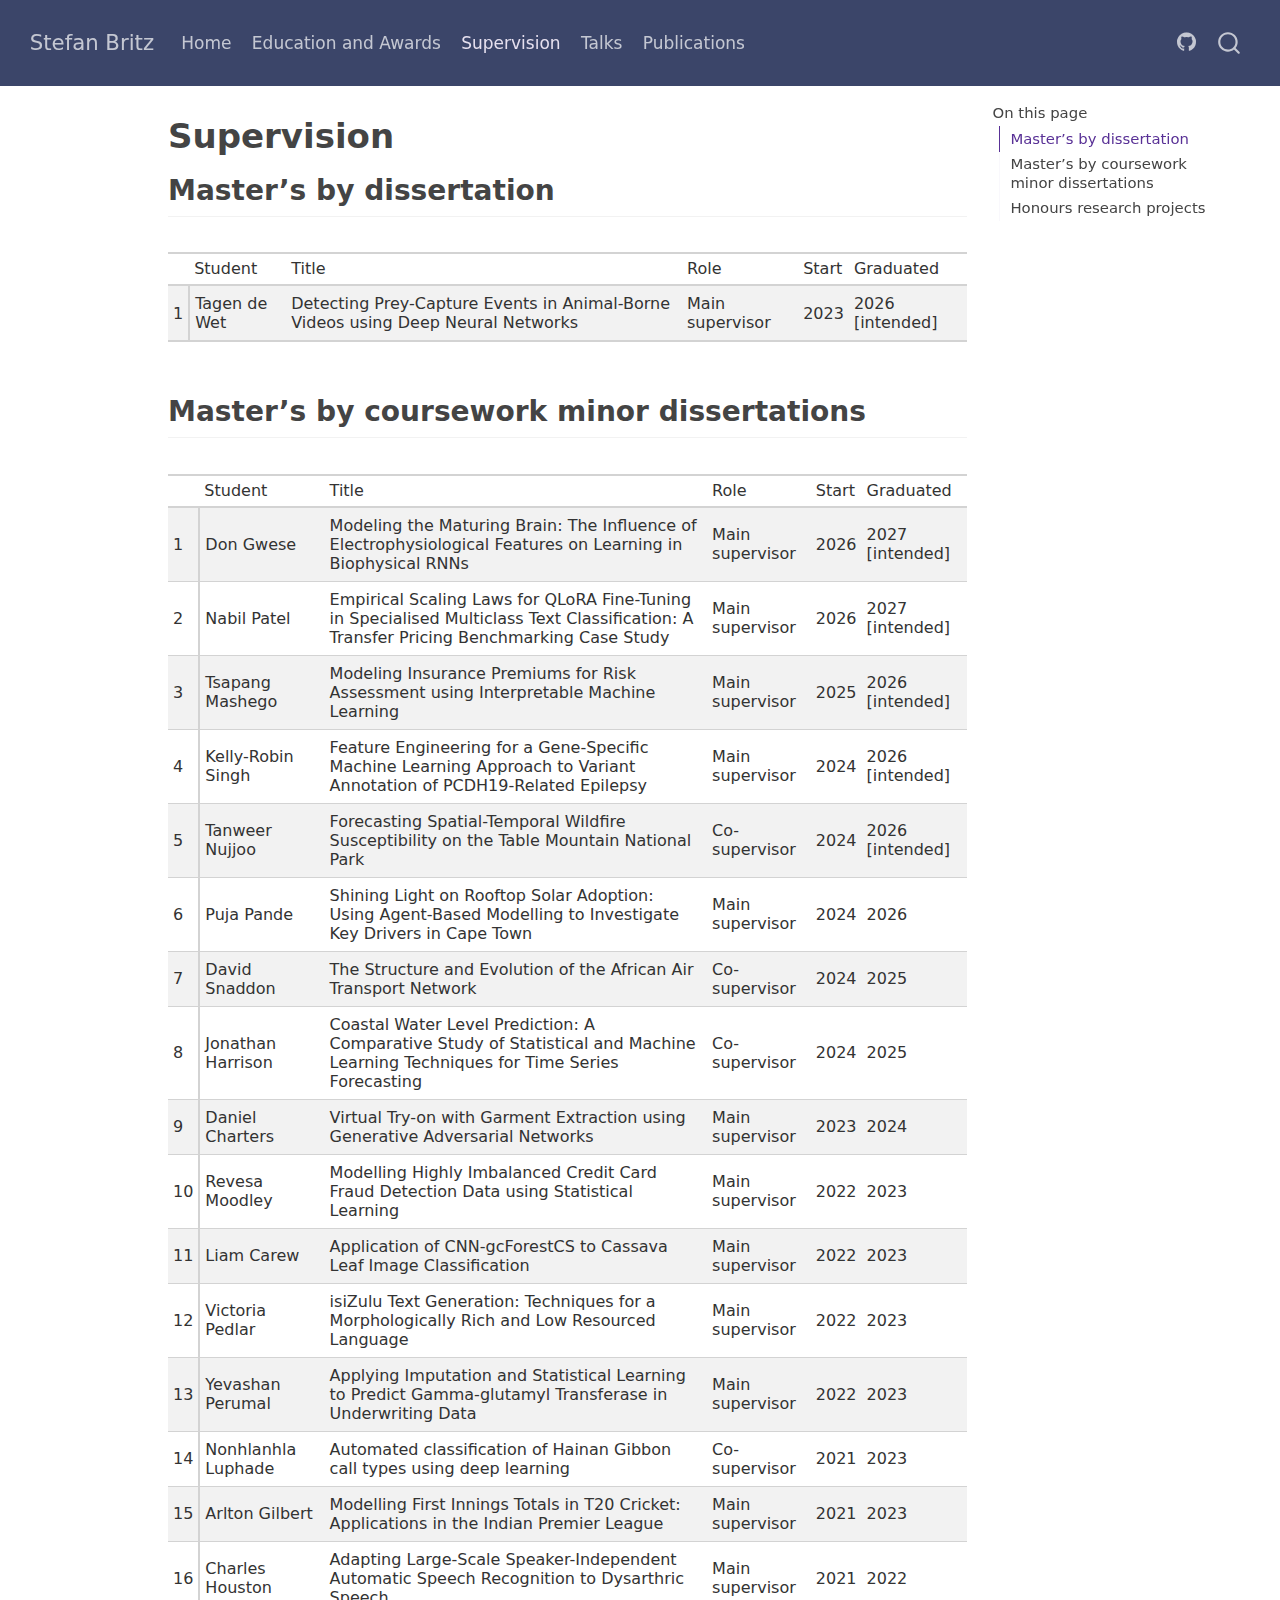
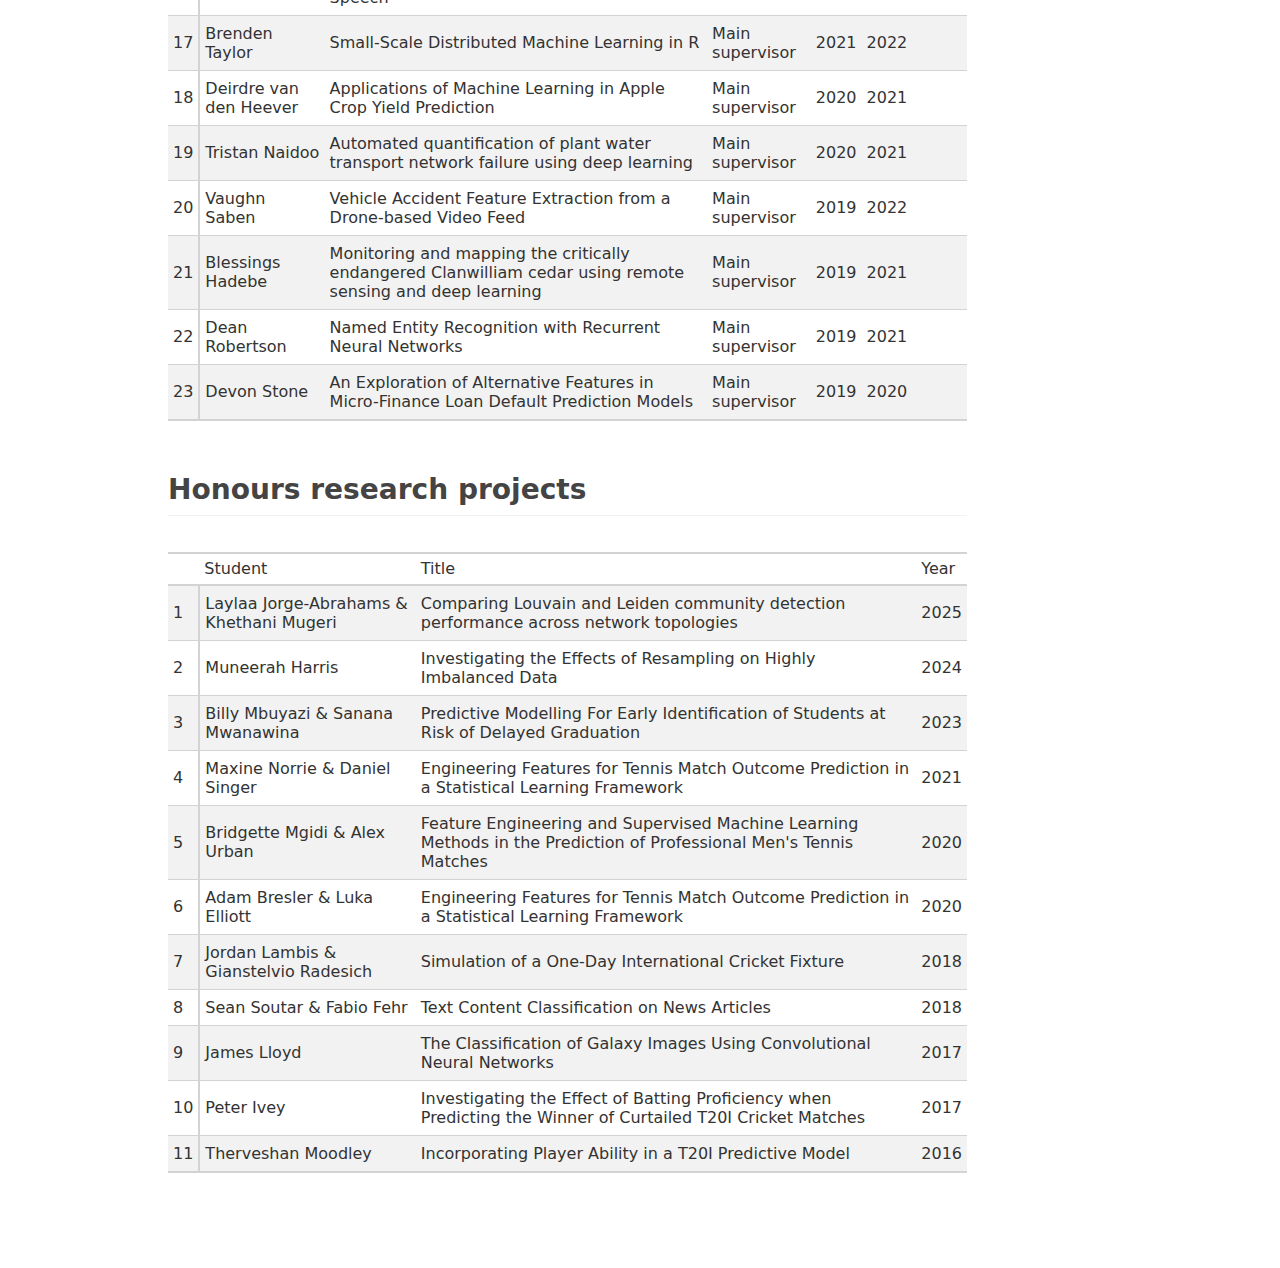
<file: docs/supervision.html>
<!DOCTYPE html>
<html xmlns="http://www.w3.org/1999/xhtml" lang="en" xml:lang="en"><head>

<meta charset="utf-8">
<meta name="generator" content="quarto-1.7.32">

<meta name="viewport" content="width=device-width, initial-scale=1.0, user-scalable=yes">


<title>Supervision – Stefan Britz</title>
<style>
code{white-space: pre-wrap;}
span.smallcaps{font-variant: small-caps;}
div.columns{display: flex; gap: min(4vw, 1.5em);}
div.column{flex: auto; overflow-x: auto;}
div.hanging-indent{margin-left: 1.5em; text-indent: -1.5em;}
ul.task-list{list-style: none;}
ul.task-list li input[type="checkbox"] {
  width: 0.8em;
  margin: 0 0.8em 0.2em -1em; /* quarto-specific, see https://github.com/quarto-dev/quarto-cli/issues/4556 */ 
  vertical-align: middle;
}
</style>


<script src="site_libs/quarto-nav/quarto-nav.js"></script>
<script src="site_libs/quarto-nav/headroom.min.js"></script>
<script src="site_libs/clipboard/clipboard.min.js"></script>
<script src="site_libs/quarto-search/autocomplete.umd.js"></script>
<script src="site_libs/quarto-search/fuse.min.js"></script>
<script src="site_libs/quarto-search/quarto-search.js"></script>
<meta name="quarto:offset" content="./">
<link href="./logo.ico" rel="icon">
<script src="site_libs/quarto-html/quarto.js" type="module"></script>
<script src="site_libs/quarto-html/tabsets/tabsets.js" type="module"></script>
<script src="site_libs/quarto-html/popper.min.js"></script>
<script src="site_libs/quarto-html/tippy.umd.min.js"></script>
<script src="site_libs/quarto-html/anchor.min.js"></script>
<link href="site_libs/quarto-html/tippy.css" rel="stylesheet">
<link href="site_libs/quarto-html/quarto-syntax-highlighting-37eea08aefeeee20ff55810ff984fec1.css" rel="stylesheet" id="quarto-text-highlighting-styles">
<script src="site_libs/bootstrap/bootstrap.min.js"></script>
<link href="site_libs/bootstrap/bootstrap-icons.css" rel="stylesheet">
<link href="site_libs/bootstrap/bootstrap-fa7b53c3d66edd37c15d450f96650dce.min.css" rel="stylesheet" append-hash="true" id="quarto-bootstrap" data-mode="light">
<script id="quarto-search-options" type="application/json">{
  "location": "navbar",
  "copy-button": false,
  "collapse-after": 3,
  "panel-placement": "end",
  "type": "overlay",
  "limit": 50,
  "keyboard-shortcut": [
    "f",
    "/",
    "s"
  ],
  "show-item-context": false,
  "language": {
    "search-no-results-text": "No results",
    "search-matching-documents-text": "matching documents",
    "search-copy-link-title": "Copy link to search",
    "search-hide-matches-text": "Hide additional matches",
    "search-more-match-text": "more match in this document",
    "search-more-matches-text": "more matches in this document",
    "search-clear-button-title": "Clear",
    "search-text-placeholder": "",
    "search-detached-cancel-button-title": "Cancel",
    "search-submit-button-title": "Submit",
    "search-label": "Search"
  }
}</script>


</head>

<body class="nav-fixed quarto-light">

<div id="quarto-search-results"></div>
  <header id="quarto-header" class="headroom fixed-top">
    <nav class="navbar navbar-expand-lg " data-bs-theme="dark">
      <div class="navbar-container container-fluid">
      <div class="navbar-brand-container mx-auto">
    <a class="navbar-brand" href="./index.html">
    <span class="navbar-title">Stefan Britz</span>
    </a>
  </div>
            <div id="quarto-search" class="" title="Search"></div>
          <button class="navbar-toggler" type="button" data-bs-toggle="collapse" data-bs-target="#navbarCollapse" aria-controls="navbarCollapse" role="menu" aria-expanded="false" aria-label="Toggle navigation" onclick="if (window.quartoToggleHeadroom) { window.quartoToggleHeadroom(); }">
  <span class="navbar-toggler-icon"></span>
</button>
          <div class="collapse navbar-collapse" id="navbarCollapse">
            <ul class="navbar-nav navbar-nav-scroll me-auto">
  <li class="nav-item">
    <a class="nav-link" href="./index.html"> 
<span class="menu-text">Home</span></a>
  </li>  
  <li class="nav-item">
    <a class="nav-link" href="./education.html"> 
<span class="menu-text">Education and Awards</span></a>
  </li>  
  <li class="nav-item">
    <a class="nav-link active" href="./supervision.html" aria-current="page"> 
<span class="menu-text">Supervision</span></a>
  </li>  
  <li class="nav-item">
    <a class="nav-link" href="./talks.html"> 
<span class="menu-text">Talks</span></a>
  </li>  
  <li class="nav-item">
    <a class="nav-link" href="./publications.html"> 
<span class="menu-text">Publications</span></a>
  </li>  
</ul>
            <ul class="navbar-nav navbar-nav-scroll ms-auto">
  <li class="nav-item compact">
    <a class="nav-link" href="https://github.com/"> <i class="bi bi-github" role="img">
</i> 
<span class="menu-text"></span></a>
  </li>  
</ul>
          </div> <!-- /navcollapse -->
            <div class="quarto-navbar-tools">
</div>
      </div> <!-- /container-fluid -->
    </nav>
</header>
<!-- content -->
<div id="quarto-content" class="quarto-container page-columns page-rows-contents page-layout-article page-navbar">
<!-- sidebar -->
<!-- margin-sidebar -->
    <div id="quarto-margin-sidebar" class="sidebar margin-sidebar">
        <nav id="TOC" role="doc-toc" class="toc-active">
    <h2 id="toc-title">On this page</h2>
   
  <ul>
  <li><a href="#masters-by-dissertation" id="toc-masters-by-dissertation" class="nav-link active" data-scroll-target="#masters-by-dissertation">Master’s by dissertation</a></li>
  <li><a href="#masters-by-coursework-minor-dissertations" id="toc-masters-by-coursework-minor-dissertations" class="nav-link" data-scroll-target="#masters-by-coursework-minor-dissertations">Master’s by coursework minor dissertations</a></li>
  <li><a href="#honours-research-projects" id="toc-honours-research-projects" class="nav-link" data-scroll-target="#honours-research-projects">Honours research projects</a></li>
  </ul>
</nav>
    </div>
<!-- main -->
<main class="content" id="quarto-document-content">

<header id="title-block-header" class="quarto-title-block default">
<div class="quarto-title">
<h1 class="title">Supervision</h1>
</div>



<div class="quarto-title-meta">

    
  
    
  </div>
  


</header>


<section id="masters-by-dissertation" class="level2">
<h2 class="anchored" data-anchor-id="masters-by-dissertation">Master’s by dissertation</h2>
<div class="cell">
<div class="cell-output-display">
<div id="ihoxrrdtcx" style="padding-left:0px;padding-right:0px;padding-top:10px;padding-bottom:10px;overflow-x:auto;overflow-y:auto;width:auto;height:auto;">
<style>#ihoxrrdtcx table {
  font-family: system-ui, 'Segoe UI', Roboto, Helvetica, Arial, sans-serif, 'Apple Color Emoji', 'Segoe UI Emoji', 'Segoe UI Symbol', 'Noto Color Emoji';
  -webkit-font-smoothing: antialiased;
  -moz-osx-font-smoothing: grayscale;
}

#ihoxrrdtcx thead, #ihoxrrdtcx tbody, #ihoxrrdtcx tfoot, #ihoxrrdtcx tr, #ihoxrrdtcx td, #ihoxrrdtcx th {
  border-style: none;
}

#ihoxrrdtcx p {
  margin: 0;
  padding: 0;
}

#ihoxrrdtcx .gt_table {
  display: table;
  border-collapse: collapse;
  line-height: normal;
  margin-left: auto;
  margin-right: auto;
  color: #333333;
  font-size: 16px;
  font-weight: normal;
  font-style: normal;
  background-color: #FFFFFF;
  width: auto;
  border-top-style: solid;
  border-top-width: 2px;
  border-top-color: #A8A8A8;
  border-right-style: none;
  border-right-width: 2px;
  border-right-color: #D3D3D3;
  border-bottom-style: solid;
  border-bottom-width: 2px;
  border-bottom-color: #A8A8A8;
  border-left-style: none;
  border-left-width: 2px;
  border-left-color: #D3D3D3;
}

#ihoxrrdtcx .gt_caption {
  padding-top: 4px;
  padding-bottom: 4px;
}

#ihoxrrdtcx .gt_title {
  color: #333333;
  font-size: 125%;
  font-weight: initial;
  padding-top: 4px;
  padding-bottom: 4px;
  padding-left: 5px;
  padding-right: 5px;
  border-bottom-color: #FFFFFF;
  border-bottom-width: 0;
}

#ihoxrrdtcx .gt_subtitle {
  color: #333333;
  font-size: 85%;
  font-weight: initial;
  padding-top: 3px;
  padding-bottom: 5px;
  padding-left: 5px;
  padding-right: 5px;
  border-top-color: #FFFFFF;
  border-top-width: 0;
}

#ihoxrrdtcx .gt_heading {
  background-color: #FFFFFF;
  text-align: center;
  border-bottom-color: #FFFFFF;
  border-left-style: none;
  border-left-width: 1px;
  border-left-color: #D3D3D3;
  border-right-style: none;
  border-right-width: 1px;
  border-right-color: #D3D3D3;
}

#ihoxrrdtcx .gt_bottom_border {
  border-bottom-style: solid;
  border-bottom-width: 2px;
  border-bottom-color: #D3D3D3;
}

#ihoxrrdtcx .gt_col_headings {
  border-top-style: solid;
  border-top-width: 2px;
  border-top-color: #D3D3D3;
  border-bottom-style: solid;
  border-bottom-width: 2px;
  border-bottom-color: #D3D3D3;
  border-left-style: none;
  border-left-width: 1px;
  border-left-color: #D3D3D3;
  border-right-style: none;
  border-right-width: 1px;
  border-right-color: #D3D3D3;
}

#ihoxrrdtcx .gt_col_heading {
  color: #333333;
  background-color: #FFFFFF;
  font-size: 100%;
  font-weight: normal;
  text-transform: inherit;
  border-left-style: none;
  border-left-width: 1px;
  border-left-color: #D3D3D3;
  border-right-style: none;
  border-right-width: 1px;
  border-right-color: #D3D3D3;
  vertical-align: bottom;
  padding-top: 5px;
  padding-bottom: 6px;
  padding-left: 5px;
  padding-right: 5px;
  overflow-x: hidden;
}

#ihoxrrdtcx .gt_column_spanner_outer {
  color: #333333;
  background-color: #FFFFFF;
  font-size: 100%;
  font-weight: normal;
  text-transform: inherit;
  padding-top: 0;
  padding-bottom: 0;
  padding-left: 4px;
  padding-right: 4px;
}

#ihoxrrdtcx .gt_column_spanner_outer:first-child {
  padding-left: 0;
}

#ihoxrrdtcx .gt_column_spanner_outer:last-child {
  padding-right: 0;
}

#ihoxrrdtcx .gt_column_spanner {
  border-bottom-style: solid;
  border-bottom-width: 2px;
  border-bottom-color: #D3D3D3;
  vertical-align: bottom;
  padding-top: 5px;
  padding-bottom: 5px;
  overflow-x: hidden;
  display: inline-block;
  width: 100%;
}

#ihoxrrdtcx .gt_spanner_row {
  border-bottom-style: hidden;
}

#ihoxrrdtcx .gt_group_heading {
  padding-top: 8px;
  padding-bottom: 8px;
  padding-left: 5px;
  padding-right: 5px;
  color: #333333;
  background-color: #FFFFFF;
  font-size: 100%;
  font-weight: initial;
  text-transform: inherit;
  border-top-style: solid;
  border-top-width: 2px;
  border-top-color: #D3D3D3;
  border-bottom-style: solid;
  border-bottom-width: 2px;
  border-bottom-color: #D3D3D3;
  border-left-style: none;
  border-left-width: 1px;
  border-left-color: #D3D3D3;
  border-right-style: none;
  border-right-width: 1px;
  border-right-color: #D3D3D3;
  vertical-align: middle;
  text-align: left;
}

#ihoxrrdtcx .gt_empty_group_heading {
  padding: 0.5px;
  color: #333333;
  background-color: #FFFFFF;
  font-size: 100%;
  font-weight: initial;
  border-top-style: solid;
  border-top-width: 2px;
  border-top-color: #D3D3D3;
  border-bottom-style: solid;
  border-bottom-width: 2px;
  border-bottom-color: #D3D3D3;
  vertical-align: middle;
}

#ihoxrrdtcx .gt_from_md > :first-child {
  margin-top: 0;
}

#ihoxrrdtcx .gt_from_md > :last-child {
  margin-bottom: 0;
}

#ihoxrrdtcx .gt_row {
  padding-top: 8px;
  padding-bottom: 8px;
  padding-left: 5px;
  padding-right: 5px;
  margin: 10px;
  border-top-style: solid;
  border-top-width: 1px;
  border-top-color: #D3D3D3;
  border-left-style: none;
  border-left-width: 1px;
  border-left-color: #D3D3D3;
  border-right-style: none;
  border-right-width: 1px;
  border-right-color: #D3D3D3;
  vertical-align: middle;
  overflow-x: hidden;
}

#ihoxrrdtcx .gt_stub {
  color: #333333;
  background-color: #FFFFFF;
  font-size: 100%;
  font-weight: initial;
  text-transform: inherit;
  border-right-style: solid;
  border-right-width: 2px;
  border-right-color: #D3D3D3;
  padding-left: 5px;
  padding-right: 5px;
}

#ihoxrrdtcx .gt_stub_row_group {
  color: #333333;
  background-color: #FFFFFF;
  font-size: 100%;
  font-weight: initial;
  text-transform: inherit;
  border-right-style: solid;
  border-right-width: 2px;
  border-right-color: #D3D3D3;
  padding-left: 5px;
  padding-right: 5px;
  vertical-align: top;
}

#ihoxrrdtcx .gt_row_group_first td {
  border-top-width: 2px;
}

#ihoxrrdtcx .gt_row_group_first th {
  border-top-width: 2px;
}

#ihoxrrdtcx .gt_summary_row {
  color: #333333;
  background-color: #FFFFFF;
  text-transform: inherit;
  padding-top: 8px;
  padding-bottom: 8px;
  padding-left: 5px;
  padding-right: 5px;
}

#ihoxrrdtcx .gt_first_summary_row {
  border-top-style: solid;
  border-top-color: #D3D3D3;
}

#ihoxrrdtcx .gt_first_summary_row.thick {
  border-top-width: 2px;
}

#ihoxrrdtcx .gt_last_summary_row {
  padding-top: 8px;
  padding-bottom: 8px;
  padding-left: 5px;
  padding-right: 5px;
  border-bottom-style: solid;
  border-bottom-width: 2px;
  border-bottom-color: #D3D3D3;
}

#ihoxrrdtcx .gt_grand_summary_row {
  color: #333333;
  background-color: #FFFFFF;
  text-transform: inherit;
  padding-top: 8px;
  padding-bottom: 8px;
  padding-left: 5px;
  padding-right: 5px;
}

#ihoxrrdtcx .gt_first_grand_summary_row {
  padding-top: 8px;
  padding-bottom: 8px;
  padding-left: 5px;
  padding-right: 5px;
  border-top-style: double;
  border-top-width: 6px;
  border-top-color: #D3D3D3;
}

#ihoxrrdtcx .gt_last_grand_summary_row_top {
  padding-top: 8px;
  padding-bottom: 8px;
  padding-left: 5px;
  padding-right: 5px;
  border-bottom-style: double;
  border-bottom-width: 6px;
  border-bottom-color: #D3D3D3;
}

#ihoxrrdtcx .gt_striped {
  background-color: rgba(128, 128, 128, 0.05);
}

#ihoxrrdtcx .gt_table_body {
  border-top-style: solid;
  border-top-width: 2px;
  border-top-color: #D3D3D3;
  border-bottom-style: solid;
  border-bottom-width: 2px;
  border-bottom-color: #D3D3D3;
}

#ihoxrrdtcx .gt_footnotes {
  color: #333333;
  background-color: #FFFFFF;
  border-bottom-style: none;
  border-bottom-width: 2px;
  border-bottom-color: #D3D3D3;
  border-left-style: none;
  border-left-width: 2px;
  border-left-color: #D3D3D3;
  border-right-style: none;
  border-right-width: 2px;
  border-right-color: #D3D3D3;
}

#ihoxrrdtcx .gt_footnote {
  margin: 0px;
  font-size: 90%;
  padding-top: 4px;
  padding-bottom: 4px;
  padding-left: 5px;
  padding-right: 5px;
}

#ihoxrrdtcx .gt_sourcenotes {
  color: #333333;
  background-color: #FFFFFF;
  border-bottom-style: none;
  border-bottom-width: 2px;
  border-bottom-color: #D3D3D3;
  border-left-style: none;
  border-left-width: 2px;
  border-left-color: #D3D3D3;
  border-right-style: none;
  border-right-width: 2px;
  border-right-color: #D3D3D3;
}

#ihoxrrdtcx .gt_sourcenote {
  font-size: 90%;
  padding-top: 4px;
  padding-bottom: 4px;
  padding-left: 5px;
  padding-right: 5px;
}

#ihoxrrdtcx .gt_left {
  text-align: left;
}

#ihoxrrdtcx .gt_center {
  text-align: center;
}

#ihoxrrdtcx .gt_right {
  text-align: right;
  font-variant-numeric: tabular-nums;
}

#ihoxrrdtcx .gt_font_normal {
  font-weight: normal;
}

#ihoxrrdtcx .gt_font_bold {
  font-weight: bold;
}

#ihoxrrdtcx .gt_font_italic {
  font-style: italic;
}

#ihoxrrdtcx .gt_super {
  font-size: 65%;
}

#ihoxrrdtcx .gt_footnote_marks {
  font-size: 75%;
  vertical-align: 0.4em;
  position: initial;
}

#ihoxrrdtcx .gt_asterisk {
  font-size: 100%;
  vertical-align: 0;
}

#ihoxrrdtcx .gt_indent_1 {
  text-indent: 5px;
}

#ihoxrrdtcx .gt_indent_2 {
  text-indent: 10px;
}

#ihoxrrdtcx .gt_indent_3 {
  text-indent: 15px;
}

#ihoxrrdtcx .gt_indent_4 {
  text-indent: 20px;
}

#ihoxrrdtcx .gt_indent_5 {
  text-indent: 25px;
}

#ihoxrrdtcx .katex-display {
  display: inline-flex !important;
  margin-bottom: 0.75em !important;
}

#ihoxrrdtcx div.Reactable > div.rt-table > div.rt-thead > div.rt-tr.rt-tr-group-header > div.rt-th-group:after {
  height: 0px !important;
}
</style>

<table class="gt_table caption-top table table-sm table-striped small" data-quarto-postprocess="true" data-quarto-disable-processing="false" data-quarto-bootstrap="false">
<thead>
<tr class="gt_col_headings header">
<th id="a::stub" class="gt_col_heading gt_columns_bottom_border gt_left" data-quarto-table-cell-role="th" scope="col"></th>
<th id="Student" class="gt_col_heading gt_columns_bottom_border gt_left" data-quarto-table-cell-role="th" scope="col">Student</th>
<th id="Title" class="gt_col_heading gt_columns_bottom_border gt_left" data-quarto-table-cell-role="th" scope="col">Title</th>
<th id="Role" class="gt_col_heading gt_columns_bottom_border gt_left" data-quarto-table-cell-role="th" scope="col">Role</th>
<th id="Start" class="gt_col_heading gt_columns_bottom_border gt_left" data-quarto-table-cell-role="th" scope="col">Start</th>
<th id="Graduated" class="gt_col_heading gt_columns_bottom_border gt_left" data-quarto-table-cell-role="th" scope="col">Graduated</th>
</tr>
</thead>
<tbody class="gt_table_body">
<tr class="odd">
<td id="stub_1_1" class="gt_row gt_left gt_stub" data-quarto-table-cell-role="th" scope="row">1</td>
<td class="gt_row gt_left" headers="stub_1_1 Student">Tagen de Wet</td>
<td class="gt_row gt_left" headers="stub_1_1 Title">Detecting Prey-Capture Events in Animal-Borne Videos using Deep Neural Networks</td>
<td class="gt_row gt_left" headers="stub_1_1 Role">Main supervisor</td>
<td class="gt_row gt_left" headers="stub_1_1 Start">2023</td>
<td class="gt_row gt_left" headers="stub_1_1 Graduated">2026 [intended]</td>
</tr>
</tbody>
</table>

</div>
</div>
</div>
</section>
<section id="masters-by-coursework-minor-dissertations" class="level2">
<h2 class="anchored" data-anchor-id="masters-by-coursework-minor-dissertations">Master’s by coursework minor dissertations</h2>
<div class="cell">
<div class="cell-output-display">
<div id="ywssnsnvwy" style="padding-left:0px;padding-right:0px;padding-top:10px;padding-bottom:10px;overflow-x:auto;overflow-y:auto;width:auto;height:auto;">
<style>#ywssnsnvwy table {
  font-family: system-ui, 'Segoe UI', Roboto, Helvetica, Arial, sans-serif, 'Apple Color Emoji', 'Segoe UI Emoji', 'Segoe UI Symbol', 'Noto Color Emoji';
  -webkit-font-smoothing: antialiased;
  -moz-osx-font-smoothing: grayscale;
}

#ywssnsnvwy thead, #ywssnsnvwy tbody, #ywssnsnvwy tfoot, #ywssnsnvwy tr, #ywssnsnvwy td, #ywssnsnvwy th {
  border-style: none;
}

#ywssnsnvwy p {
  margin: 0;
  padding: 0;
}

#ywssnsnvwy .gt_table {
  display: table;
  border-collapse: collapse;
  line-height: normal;
  margin-left: auto;
  margin-right: auto;
  color: #333333;
  font-size: 16px;
  font-weight: normal;
  font-style: normal;
  background-color: #FFFFFF;
  width: auto;
  border-top-style: solid;
  border-top-width: 2px;
  border-top-color: #A8A8A8;
  border-right-style: none;
  border-right-width: 2px;
  border-right-color: #D3D3D3;
  border-bottom-style: solid;
  border-bottom-width: 2px;
  border-bottom-color: #A8A8A8;
  border-left-style: none;
  border-left-width: 2px;
  border-left-color: #D3D3D3;
}

#ywssnsnvwy .gt_caption {
  padding-top: 4px;
  padding-bottom: 4px;
}

#ywssnsnvwy .gt_title {
  color: #333333;
  font-size: 125%;
  font-weight: initial;
  padding-top: 4px;
  padding-bottom: 4px;
  padding-left: 5px;
  padding-right: 5px;
  border-bottom-color: #FFFFFF;
  border-bottom-width: 0;
}

#ywssnsnvwy .gt_subtitle {
  color: #333333;
  font-size: 85%;
  font-weight: initial;
  padding-top: 3px;
  padding-bottom: 5px;
  padding-left: 5px;
  padding-right: 5px;
  border-top-color: #FFFFFF;
  border-top-width: 0;
}

#ywssnsnvwy .gt_heading {
  background-color: #FFFFFF;
  text-align: center;
  border-bottom-color: #FFFFFF;
  border-left-style: none;
  border-left-width: 1px;
  border-left-color: #D3D3D3;
  border-right-style: none;
  border-right-width: 1px;
  border-right-color: #D3D3D3;
}

#ywssnsnvwy .gt_bottom_border {
  border-bottom-style: solid;
  border-bottom-width: 2px;
  border-bottom-color: #D3D3D3;
}

#ywssnsnvwy .gt_col_headings {
  border-top-style: solid;
  border-top-width: 2px;
  border-top-color: #D3D3D3;
  border-bottom-style: solid;
  border-bottom-width: 2px;
  border-bottom-color: #D3D3D3;
  border-left-style: none;
  border-left-width: 1px;
  border-left-color: #D3D3D3;
  border-right-style: none;
  border-right-width: 1px;
  border-right-color: #D3D3D3;
}

#ywssnsnvwy .gt_col_heading {
  color: #333333;
  background-color: #FFFFFF;
  font-size: 100%;
  font-weight: normal;
  text-transform: inherit;
  border-left-style: none;
  border-left-width: 1px;
  border-left-color: #D3D3D3;
  border-right-style: none;
  border-right-width: 1px;
  border-right-color: #D3D3D3;
  vertical-align: bottom;
  padding-top: 5px;
  padding-bottom: 6px;
  padding-left: 5px;
  padding-right: 5px;
  overflow-x: hidden;
}

#ywssnsnvwy .gt_column_spanner_outer {
  color: #333333;
  background-color: #FFFFFF;
  font-size: 100%;
  font-weight: normal;
  text-transform: inherit;
  padding-top: 0;
  padding-bottom: 0;
  padding-left: 4px;
  padding-right: 4px;
}

#ywssnsnvwy .gt_column_spanner_outer:first-child {
  padding-left: 0;
}

#ywssnsnvwy .gt_column_spanner_outer:last-child {
  padding-right: 0;
}

#ywssnsnvwy .gt_column_spanner {
  border-bottom-style: solid;
  border-bottom-width: 2px;
  border-bottom-color: #D3D3D3;
  vertical-align: bottom;
  padding-top: 5px;
  padding-bottom: 5px;
  overflow-x: hidden;
  display: inline-block;
  width: 100%;
}

#ywssnsnvwy .gt_spanner_row {
  border-bottom-style: hidden;
}

#ywssnsnvwy .gt_group_heading {
  padding-top: 8px;
  padding-bottom: 8px;
  padding-left: 5px;
  padding-right: 5px;
  color: #333333;
  background-color: #FFFFFF;
  font-size: 100%;
  font-weight: initial;
  text-transform: inherit;
  border-top-style: solid;
  border-top-width: 2px;
  border-top-color: #D3D3D3;
  border-bottom-style: solid;
  border-bottom-width: 2px;
  border-bottom-color: #D3D3D3;
  border-left-style: none;
  border-left-width: 1px;
  border-left-color: #D3D3D3;
  border-right-style: none;
  border-right-width: 1px;
  border-right-color: #D3D3D3;
  vertical-align: middle;
  text-align: left;
}

#ywssnsnvwy .gt_empty_group_heading {
  padding: 0.5px;
  color: #333333;
  background-color: #FFFFFF;
  font-size: 100%;
  font-weight: initial;
  border-top-style: solid;
  border-top-width: 2px;
  border-top-color: #D3D3D3;
  border-bottom-style: solid;
  border-bottom-width: 2px;
  border-bottom-color: #D3D3D3;
  vertical-align: middle;
}

#ywssnsnvwy .gt_from_md > :first-child {
  margin-top: 0;
}

#ywssnsnvwy .gt_from_md > :last-child {
  margin-bottom: 0;
}

#ywssnsnvwy .gt_row {
  padding-top: 8px;
  padding-bottom: 8px;
  padding-left: 5px;
  padding-right: 5px;
  margin: 10px;
  border-top-style: solid;
  border-top-width: 1px;
  border-top-color: #D3D3D3;
  border-left-style: none;
  border-left-width: 1px;
  border-left-color: #D3D3D3;
  border-right-style: none;
  border-right-width: 1px;
  border-right-color: #D3D3D3;
  vertical-align: middle;
  overflow-x: hidden;
}

#ywssnsnvwy .gt_stub {
  color: #333333;
  background-color: #FFFFFF;
  font-size: 100%;
  font-weight: initial;
  text-transform: inherit;
  border-right-style: solid;
  border-right-width: 2px;
  border-right-color: #D3D3D3;
  padding-left: 5px;
  padding-right: 5px;
}

#ywssnsnvwy .gt_stub_row_group {
  color: #333333;
  background-color: #FFFFFF;
  font-size: 100%;
  font-weight: initial;
  text-transform: inherit;
  border-right-style: solid;
  border-right-width: 2px;
  border-right-color: #D3D3D3;
  padding-left: 5px;
  padding-right: 5px;
  vertical-align: top;
}

#ywssnsnvwy .gt_row_group_first td {
  border-top-width: 2px;
}

#ywssnsnvwy .gt_row_group_first th {
  border-top-width: 2px;
}

#ywssnsnvwy .gt_summary_row {
  color: #333333;
  background-color: #FFFFFF;
  text-transform: inherit;
  padding-top: 8px;
  padding-bottom: 8px;
  padding-left: 5px;
  padding-right: 5px;
}

#ywssnsnvwy .gt_first_summary_row {
  border-top-style: solid;
  border-top-color: #D3D3D3;
}

#ywssnsnvwy .gt_first_summary_row.thick {
  border-top-width: 2px;
}

#ywssnsnvwy .gt_last_summary_row {
  padding-top: 8px;
  padding-bottom: 8px;
  padding-left: 5px;
  padding-right: 5px;
  border-bottom-style: solid;
  border-bottom-width: 2px;
  border-bottom-color: #D3D3D3;
}

#ywssnsnvwy .gt_grand_summary_row {
  color: #333333;
  background-color: #FFFFFF;
  text-transform: inherit;
  padding-top: 8px;
  padding-bottom: 8px;
  padding-left: 5px;
  padding-right: 5px;
}

#ywssnsnvwy .gt_first_grand_summary_row {
  padding-top: 8px;
  padding-bottom: 8px;
  padding-left: 5px;
  padding-right: 5px;
  border-top-style: double;
  border-top-width: 6px;
  border-top-color: #D3D3D3;
}

#ywssnsnvwy .gt_last_grand_summary_row_top {
  padding-top: 8px;
  padding-bottom: 8px;
  padding-left: 5px;
  padding-right: 5px;
  border-bottom-style: double;
  border-bottom-width: 6px;
  border-bottom-color: #D3D3D3;
}

#ywssnsnvwy .gt_striped {
  background-color: rgba(128, 128, 128, 0.05);
}

#ywssnsnvwy .gt_table_body {
  border-top-style: solid;
  border-top-width: 2px;
  border-top-color: #D3D3D3;
  border-bottom-style: solid;
  border-bottom-width: 2px;
  border-bottom-color: #D3D3D3;
}

#ywssnsnvwy .gt_footnotes {
  color: #333333;
  background-color: #FFFFFF;
  border-bottom-style: none;
  border-bottom-width: 2px;
  border-bottom-color: #D3D3D3;
  border-left-style: none;
  border-left-width: 2px;
  border-left-color: #D3D3D3;
  border-right-style: none;
  border-right-width: 2px;
  border-right-color: #D3D3D3;
}

#ywssnsnvwy .gt_footnote {
  margin: 0px;
  font-size: 90%;
  padding-top: 4px;
  padding-bottom: 4px;
  padding-left: 5px;
  padding-right: 5px;
}

#ywssnsnvwy .gt_sourcenotes {
  color: #333333;
  background-color: #FFFFFF;
  border-bottom-style: none;
  border-bottom-width: 2px;
  border-bottom-color: #D3D3D3;
  border-left-style: none;
  border-left-width: 2px;
  border-left-color: #D3D3D3;
  border-right-style: none;
  border-right-width: 2px;
  border-right-color: #D3D3D3;
}

#ywssnsnvwy .gt_sourcenote {
  font-size: 90%;
  padding-top: 4px;
  padding-bottom: 4px;
  padding-left: 5px;
  padding-right: 5px;
}

#ywssnsnvwy .gt_left {
  text-align: left;
}

#ywssnsnvwy .gt_center {
  text-align: center;
}

#ywssnsnvwy .gt_right {
  text-align: right;
  font-variant-numeric: tabular-nums;
}

#ywssnsnvwy .gt_font_normal {
  font-weight: normal;
}

#ywssnsnvwy .gt_font_bold {
  font-weight: bold;
}

#ywssnsnvwy .gt_font_italic {
  font-style: italic;
}

#ywssnsnvwy .gt_super {
  font-size: 65%;
}

#ywssnsnvwy .gt_footnote_marks {
  font-size: 75%;
  vertical-align: 0.4em;
  position: initial;
}

#ywssnsnvwy .gt_asterisk {
  font-size: 100%;
  vertical-align: 0;
}

#ywssnsnvwy .gt_indent_1 {
  text-indent: 5px;
}

#ywssnsnvwy .gt_indent_2 {
  text-indent: 10px;
}

#ywssnsnvwy .gt_indent_3 {
  text-indent: 15px;
}

#ywssnsnvwy .gt_indent_4 {
  text-indent: 20px;
}

#ywssnsnvwy .gt_indent_5 {
  text-indent: 25px;
}

#ywssnsnvwy .katex-display {
  display: inline-flex !important;
  margin-bottom: 0.75em !important;
}

#ywssnsnvwy div.Reactable > div.rt-table > div.rt-thead > div.rt-tr.rt-tr-group-header > div.rt-th-group:after {
  height: 0px !important;
}
</style>

<table class="gt_table caption-top table table-sm table-striped small" data-quarto-postprocess="true" data-quarto-disable-processing="false" data-quarto-bootstrap="false">
<thead>
<tr class="gt_col_headings header">
<th id="a::stub" class="gt_col_heading gt_columns_bottom_border gt_left" data-quarto-table-cell-role="th" scope="col"></th>
<th id="Student" class="gt_col_heading gt_columns_bottom_border gt_left" data-quarto-table-cell-role="th" scope="col">Student</th>
<th id="Title" class="gt_col_heading gt_columns_bottom_border gt_left" data-quarto-table-cell-role="th" scope="col">Title</th>
<th id="Role" class="gt_col_heading gt_columns_bottom_border gt_left" data-quarto-table-cell-role="th" scope="col">Role</th>
<th id="Start" class="gt_col_heading gt_columns_bottom_border gt_left" data-quarto-table-cell-role="th" scope="col">Start</th>
<th id="Graduated" class="gt_col_heading gt_columns_bottom_border gt_left" data-quarto-table-cell-role="th" scope="col">Graduated</th>
</tr>
</thead>
<tbody class="gt_table_body">
<tr class="odd">
<td id="stub_1_1" class="gt_row gt_left gt_stub" data-quarto-table-cell-role="th" scope="row">1</td>
<td class="gt_row gt_left" headers="stub_1_1 Student">Don Gwese</td>
<td class="gt_row gt_left" headers="stub_1_1 Title">Modeling the Maturing Brain: The Influence of Electrophysiological Features on Learning in Biophysical RNNs</td>
<td class="gt_row gt_left" headers="stub_1_1 Role">Main supervisor</td>
<td class="gt_row gt_left" headers="stub_1_1 Start">2026</td>
<td class="gt_row gt_left" headers="stub_1_1 Graduated">2027 [intended]</td>
</tr>
<tr class="even">
<td id="stub_1_2" class="gt_row gt_left gt_stub" data-quarto-table-cell-role="th" scope="row">2</td>
<td class="gt_row gt_left" headers="stub_1_2 Student">Nabil Patel</td>
<td class="gt_row gt_left" headers="stub_1_2 Title">Empirical Scaling Laws for QLoRA Fine-Tuning in Specialised Multiclass Text Classification: A Transfer Pricing Benchmarking Case Study</td>
<td class="gt_row gt_left" headers="stub_1_2 Role">Main supervisor</td>
<td class="gt_row gt_left" headers="stub_1_2 Start">2026</td>
<td class="gt_row gt_left" headers="stub_1_2 Graduated">2027 [intended]</td>
</tr>
<tr class="odd">
<td id="stub_1_3" class="gt_row gt_left gt_stub" data-quarto-table-cell-role="th" scope="row">3</td>
<td class="gt_row gt_left" headers="stub_1_3 Student">Tsapang Mashego</td>
<td class="gt_row gt_left" headers="stub_1_3 Title">Modeling Insurance Premiums for Risk Assessment using Interpretable Machine Learning</td>
<td class="gt_row gt_left" headers="stub_1_3 Role">Main supervisor</td>
<td class="gt_row gt_left" headers="stub_1_3 Start">2025</td>
<td class="gt_row gt_left" headers="stub_1_3 Graduated">2026 [intended]</td>
</tr>
<tr class="even">
<td id="stub_1_4" class="gt_row gt_left gt_stub" data-quarto-table-cell-role="th" scope="row">4</td>
<td class="gt_row gt_left" headers="stub_1_4 Student">Kelly-Robin Singh</td>
<td class="gt_row gt_left" headers="stub_1_4 Title">Feature Engineering for a Gene-Specific Machine Learning Approach to Variant Annotation of PCDH19-Related Epilepsy</td>
<td class="gt_row gt_left" headers="stub_1_4 Role">Main supervisor</td>
<td class="gt_row gt_left" headers="stub_1_4 Start">2024</td>
<td class="gt_row gt_left" headers="stub_1_4 Graduated">2026 [intended]</td>
</tr>
<tr class="odd">
<td id="stub_1_5" class="gt_row gt_left gt_stub" data-quarto-table-cell-role="th" scope="row">5</td>
<td class="gt_row gt_left" headers="stub_1_5 Student">Tanweer Nujjoo</td>
<td class="gt_row gt_left" headers="stub_1_5 Title">Forecasting Spatial-Temporal Wildfire Susceptibility on the Table Mountain National Park</td>
<td class="gt_row gt_left" headers="stub_1_5 Role">Co-supervisor</td>
<td class="gt_row gt_left" headers="stub_1_5 Start">2024</td>
<td class="gt_row gt_left" headers="stub_1_5 Graduated">2026 [intended]</td>
</tr>
<tr class="even">
<td id="stub_1_6" class="gt_row gt_left gt_stub" data-quarto-table-cell-role="th" scope="row">6</td>
<td class="gt_row gt_left" headers="stub_1_6 Student">Puja Pande</td>
<td class="gt_row gt_left" headers="stub_1_6 Title">Shining Light on Rooftop Solar Adoption: Using Agent-Based Modelling to Investigate Key Drivers in Cape Town</td>
<td class="gt_row gt_left" headers="stub_1_6 Role">Main supervisor</td>
<td class="gt_row gt_left" headers="stub_1_6 Start">2024</td>
<td class="gt_row gt_left" headers="stub_1_6 Graduated">2026</td>
</tr>
<tr class="odd">
<td id="stub_1_7" class="gt_row gt_left gt_stub" data-quarto-table-cell-role="th" scope="row">7</td>
<td class="gt_row gt_left" headers="stub_1_7 Student">David Snaddon</td>
<td class="gt_row gt_left" headers="stub_1_7 Title">The Structure and Evolution of the African Air Transport Network</td>
<td class="gt_row gt_left" headers="stub_1_7 Role">Co-supervisor</td>
<td class="gt_row gt_left" headers="stub_1_7 Start">2024</td>
<td class="gt_row gt_left" headers="stub_1_7 Graduated">2025</td>
</tr>
<tr class="even">
<td id="stub_1_8" class="gt_row gt_left gt_stub" data-quarto-table-cell-role="th" scope="row">8</td>
<td class="gt_row gt_left" headers="stub_1_8 Student">Jonathan Harrison</td>
<td class="gt_row gt_left" headers="stub_1_8 Title">Coastal Water Level Prediction: A Comparative Study of Statistical and Machine Learning Techniques for Time Series Forecasting</td>
<td class="gt_row gt_left" headers="stub_1_8 Role">Co-supervisor</td>
<td class="gt_row gt_left" headers="stub_1_8 Start">2024</td>
<td class="gt_row gt_left" headers="stub_1_8 Graduated">2025</td>
</tr>
<tr class="odd">
<td id="stub_1_9" class="gt_row gt_left gt_stub" data-quarto-table-cell-role="th" scope="row">9</td>
<td class="gt_row gt_left" headers="stub_1_9 Student">Daniel Charters</td>
<td class="gt_row gt_left" headers="stub_1_9 Title">Virtual Try-on with Garment Extraction using Generative Adversarial Networks</td>
<td class="gt_row gt_left" headers="stub_1_9 Role">Main supervisor</td>
<td class="gt_row gt_left" headers="stub_1_9 Start">2023</td>
<td class="gt_row gt_left" headers="stub_1_9 Graduated">2024</td>
</tr>
<tr class="even">
<td id="stub_1_10" class="gt_row gt_left gt_stub" data-quarto-table-cell-role="th" scope="row">10</td>
<td class="gt_row gt_left" headers="stub_1_10 Student">Revesa Moodley</td>
<td class="gt_row gt_left" headers="stub_1_10 Title">Modelling Highly Imbalanced Credit Card Fraud Detection Data using Statistical Learning</td>
<td class="gt_row gt_left" headers="stub_1_10 Role">Main supervisor</td>
<td class="gt_row gt_left" headers="stub_1_10 Start">2022</td>
<td class="gt_row gt_left" headers="stub_1_10 Graduated">2023</td>
</tr>
<tr class="odd">
<td id="stub_1_11" class="gt_row gt_left gt_stub" data-quarto-table-cell-role="th" scope="row">11</td>
<td class="gt_row gt_left" headers="stub_1_11 Student">Liam Carew</td>
<td class="gt_row gt_left" headers="stub_1_11 Title">Application of CNN-gcForestCS to Cassava Leaf Image Classification</td>
<td class="gt_row gt_left" headers="stub_1_11 Role">Main supervisor</td>
<td class="gt_row gt_left" headers="stub_1_11 Start">2022</td>
<td class="gt_row gt_left" headers="stub_1_11 Graduated">2023</td>
</tr>
<tr class="even">
<td id="stub_1_12" class="gt_row gt_left gt_stub" data-quarto-table-cell-role="th" scope="row">12</td>
<td class="gt_row gt_left" headers="stub_1_12 Student">Victoria Pedlar</td>
<td class="gt_row gt_left" headers="stub_1_12 Title">isiZulu Text Generation: Techniques for a Morphologically Rich and Low Resourced Language</td>
<td class="gt_row gt_left" headers="stub_1_12 Role">Main supervisor</td>
<td class="gt_row gt_left" headers="stub_1_12 Start">2022</td>
<td class="gt_row gt_left" headers="stub_1_12 Graduated">2023</td>
</tr>
<tr class="odd">
<td id="stub_1_13" class="gt_row gt_left gt_stub" data-quarto-table-cell-role="th" scope="row">13</td>
<td class="gt_row gt_left" headers="stub_1_13 Student">Yevashan Perumal</td>
<td class="gt_row gt_left" headers="stub_1_13 Title">Applying Imputation and Statistical Learning to Predict Gamma-glutamyl Transferase in Underwriting Data</td>
<td class="gt_row gt_left" headers="stub_1_13 Role">Main supervisor</td>
<td class="gt_row gt_left" headers="stub_1_13 Start">2022</td>
<td class="gt_row gt_left" headers="stub_1_13 Graduated">2023</td>
</tr>
<tr class="even">
<td id="stub_1_14" class="gt_row gt_left gt_stub" data-quarto-table-cell-role="th" scope="row">14</td>
<td class="gt_row gt_left" headers="stub_1_14 Student">Nonhlanhla Luphade</td>
<td class="gt_row gt_left" headers="stub_1_14 Title">Automated classification of Hainan Gibbon call types using deep learning</td>
<td class="gt_row gt_left" headers="stub_1_14 Role">Co-supervisor</td>
<td class="gt_row gt_left" headers="stub_1_14 Start">2021</td>
<td class="gt_row gt_left" headers="stub_1_14 Graduated">2023</td>
</tr>
<tr class="odd">
<td id="stub_1_15" class="gt_row gt_left gt_stub" data-quarto-table-cell-role="th" scope="row">15</td>
<td class="gt_row gt_left" headers="stub_1_15 Student">Arlton Gilbert</td>
<td class="gt_row gt_left" headers="stub_1_15 Title">Modelling First Innings Totals in T20 Cricket: Applications in the Indian Premier League</td>
<td class="gt_row gt_left" headers="stub_1_15 Role">Main supervisor</td>
<td class="gt_row gt_left" headers="stub_1_15 Start">2021</td>
<td class="gt_row gt_left" headers="stub_1_15 Graduated">2023</td>
</tr>
<tr class="even">
<td id="stub_1_16" class="gt_row gt_left gt_stub" data-quarto-table-cell-role="th" scope="row">16</td>
<td class="gt_row gt_left" headers="stub_1_16 Student">Charles Houston</td>
<td class="gt_row gt_left" headers="stub_1_16 Title">Adapting Large-Scale Speaker-Independent Automatic Speech Recognition to Dysarthric Speech</td>
<td class="gt_row gt_left" headers="stub_1_16 Role">Main supervisor</td>
<td class="gt_row gt_left" headers="stub_1_16 Start">2021</td>
<td class="gt_row gt_left" headers="stub_1_16 Graduated">2022</td>
</tr>
<tr class="odd">
<td id="stub_1_17" class="gt_row gt_left gt_stub" data-quarto-table-cell-role="th" scope="row">17</td>
<td class="gt_row gt_left" headers="stub_1_17 Student">Brenden Taylor</td>
<td class="gt_row gt_left" headers="stub_1_17 Title">Small-Scale Distributed Machine Learning in R</td>
<td class="gt_row gt_left" headers="stub_1_17 Role">Main supervisor</td>
<td class="gt_row gt_left" headers="stub_1_17 Start">2021</td>
<td class="gt_row gt_left" headers="stub_1_17 Graduated">2022</td>
</tr>
<tr class="even">
<td id="stub_1_18" class="gt_row gt_left gt_stub" data-quarto-table-cell-role="th" scope="row">18</td>
<td class="gt_row gt_left" headers="stub_1_18 Student">Deirdre van den Heever</td>
<td class="gt_row gt_left" headers="stub_1_18 Title">Applications of Machine Learning in Apple Crop Yield Prediction</td>
<td class="gt_row gt_left" headers="stub_1_18 Role">Main supervisor</td>
<td class="gt_row gt_left" headers="stub_1_18 Start">2020</td>
<td class="gt_row gt_left" headers="stub_1_18 Graduated">2021</td>
</tr>
<tr class="odd">
<td id="stub_1_19" class="gt_row gt_left gt_stub" data-quarto-table-cell-role="th" scope="row">19</td>
<td class="gt_row gt_left" headers="stub_1_19 Student">Tristan Naidoo</td>
<td class="gt_row gt_left" headers="stub_1_19 Title">Automated quantification of plant water transport network failure using deep learning</td>
<td class="gt_row gt_left" headers="stub_1_19 Role">Main supervisor</td>
<td class="gt_row gt_left" headers="stub_1_19 Start">2020</td>
<td class="gt_row gt_left" headers="stub_1_19 Graduated">2021</td>
</tr>
<tr class="even">
<td id="stub_1_20" class="gt_row gt_left gt_stub" data-quarto-table-cell-role="th" scope="row">20</td>
<td class="gt_row gt_left" headers="stub_1_20 Student">Vaughn Saben</td>
<td class="gt_row gt_left" headers="stub_1_20 Title">Vehicle Accident Feature Extraction from a Drone-based Video Feed</td>
<td class="gt_row gt_left" headers="stub_1_20 Role">Main supervisor</td>
<td class="gt_row gt_left" headers="stub_1_20 Start">2019</td>
<td class="gt_row gt_left" headers="stub_1_20 Graduated">2022</td>
</tr>
<tr class="odd">
<td id="stub_1_21" class="gt_row gt_left gt_stub" data-quarto-table-cell-role="th" scope="row">21</td>
<td class="gt_row gt_left" headers="stub_1_21 Student">Blessings Hadebe</td>
<td class="gt_row gt_left" headers="stub_1_21 Title">Monitoring and mapping the critically endangered Clanwilliam cedar using remote sensing and deep learning</td>
<td class="gt_row gt_left" headers="stub_1_21 Role">Main supervisor</td>
<td class="gt_row gt_left" headers="stub_1_21 Start">2019</td>
<td class="gt_row gt_left" headers="stub_1_21 Graduated">2021</td>
</tr>
<tr class="even">
<td id="stub_1_22" class="gt_row gt_left gt_stub" data-quarto-table-cell-role="th" scope="row">22</td>
<td class="gt_row gt_left" headers="stub_1_22 Student">Dean Robertson</td>
<td class="gt_row gt_left" headers="stub_1_22 Title">Named Entity Recognition with Recurrent Neural Networks</td>
<td class="gt_row gt_left" headers="stub_1_22 Role">Main supervisor</td>
<td class="gt_row gt_left" headers="stub_1_22 Start">2019</td>
<td class="gt_row gt_left" headers="stub_1_22 Graduated">2021</td>
</tr>
<tr class="odd">
<td id="stub_1_23" class="gt_row gt_left gt_stub" data-quarto-table-cell-role="th" scope="row">23</td>
<td class="gt_row gt_left" headers="stub_1_23 Student">Devon Stone</td>
<td class="gt_row gt_left" headers="stub_1_23 Title">An Exploration of Alternative Features in Micro-Finance Loan Default Prediction Models</td>
<td class="gt_row gt_left" headers="stub_1_23 Role">Main supervisor</td>
<td class="gt_row gt_left" headers="stub_1_23 Start">2019</td>
<td class="gt_row gt_left" headers="stub_1_23 Graduated">2020</td>
</tr>
</tbody>
</table>

</div>
</div>
</div>
</section>
<section id="honours-research-projects" class="level2">
<h2 class="anchored" data-anchor-id="honours-research-projects">Honours research projects</h2>
<div class="cell">
<div class="cell-output-display">
<div id="ranqyvwdfr" style="padding-left:0px;padding-right:0px;padding-top:10px;padding-bottom:10px;overflow-x:auto;overflow-y:auto;width:auto;height:auto;">
<style>#ranqyvwdfr table {
  font-family: system-ui, 'Segoe UI', Roboto, Helvetica, Arial, sans-serif, 'Apple Color Emoji', 'Segoe UI Emoji', 'Segoe UI Symbol', 'Noto Color Emoji';
  -webkit-font-smoothing: antialiased;
  -moz-osx-font-smoothing: grayscale;
}

#ranqyvwdfr thead, #ranqyvwdfr tbody, #ranqyvwdfr tfoot, #ranqyvwdfr tr, #ranqyvwdfr td, #ranqyvwdfr th {
  border-style: none;
}

#ranqyvwdfr p {
  margin: 0;
  padding: 0;
}

#ranqyvwdfr .gt_table {
  display: table;
  border-collapse: collapse;
  line-height: normal;
  margin-left: auto;
  margin-right: auto;
  color: #333333;
  font-size: 16px;
  font-weight: normal;
  font-style: normal;
  background-color: #FFFFFF;
  width: auto;
  border-top-style: solid;
  border-top-width: 2px;
  border-top-color: #A8A8A8;
  border-right-style: none;
  border-right-width: 2px;
  border-right-color: #D3D3D3;
  border-bottom-style: solid;
  border-bottom-width: 2px;
  border-bottom-color: #A8A8A8;
  border-left-style: none;
  border-left-width: 2px;
  border-left-color: #D3D3D3;
}

#ranqyvwdfr .gt_caption {
  padding-top: 4px;
  padding-bottom: 4px;
}

#ranqyvwdfr .gt_title {
  color: #333333;
  font-size: 125%;
  font-weight: initial;
  padding-top: 4px;
  padding-bottom: 4px;
  padding-left: 5px;
  padding-right: 5px;
  border-bottom-color: #FFFFFF;
  border-bottom-width: 0;
}

#ranqyvwdfr .gt_subtitle {
  color: #333333;
  font-size: 85%;
  font-weight: initial;
  padding-top: 3px;
  padding-bottom: 5px;
  padding-left: 5px;
  padding-right: 5px;
  border-top-color: #FFFFFF;
  border-top-width: 0;
}

#ranqyvwdfr .gt_heading {
  background-color: #FFFFFF;
  text-align: center;
  border-bottom-color: #FFFFFF;
  border-left-style: none;
  border-left-width: 1px;
  border-left-color: #D3D3D3;
  border-right-style: none;
  border-right-width: 1px;
  border-right-color: #D3D3D3;
}

#ranqyvwdfr .gt_bottom_border {
  border-bottom-style: solid;
  border-bottom-width: 2px;
  border-bottom-color: #D3D3D3;
}

#ranqyvwdfr .gt_col_headings {
  border-top-style: solid;
  border-top-width: 2px;
  border-top-color: #D3D3D3;
  border-bottom-style: solid;
  border-bottom-width: 2px;
  border-bottom-color: #D3D3D3;
  border-left-style: none;
  border-left-width: 1px;
  border-left-color: #D3D3D3;
  border-right-style: none;
  border-right-width: 1px;
  border-right-color: #D3D3D3;
}

#ranqyvwdfr .gt_col_heading {
  color: #333333;
  background-color: #FFFFFF;
  font-size: 100%;
  font-weight: normal;
  text-transform: inherit;
  border-left-style: none;
  border-left-width: 1px;
  border-left-color: #D3D3D3;
  border-right-style: none;
  border-right-width: 1px;
  border-right-color: #D3D3D3;
  vertical-align: bottom;
  padding-top: 5px;
  padding-bottom: 6px;
  padding-left: 5px;
  padding-right: 5px;
  overflow-x: hidden;
}

#ranqyvwdfr .gt_column_spanner_outer {
  color: #333333;
  background-color: #FFFFFF;
  font-size: 100%;
  font-weight: normal;
  text-transform: inherit;
  padding-top: 0;
  padding-bottom: 0;
  padding-left: 4px;
  padding-right: 4px;
}

#ranqyvwdfr .gt_column_spanner_outer:first-child {
  padding-left: 0;
}

#ranqyvwdfr .gt_column_spanner_outer:last-child {
  padding-right: 0;
}

#ranqyvwdfr .gt_column_spanner {
  border-bottom-style: solid;
  border-bottom-width: 2px;
  border-bottom-color: #D3D3D3;
  vertical-align: bottom;
  padding-top: 5px;
  padding-bottom: 5px;
  overflow-x: hidden;
  display: inline-block;
  width: 100%;
}

#ranqyvwdfr .gt_spanner_row {
  border-bottom-style: hidden;
}

#ranqyvwdfr .gt_group_heading {
  padding-top: 8px;
  padding-bottom: 8px;
  padding-left: 5px;
  padding-right: 5px;
  color: #333333;
  background-color: #FFFFFF;
  font-size: 100%;
  font-weight: initial;
  text-transform: inherit;
  border-top-style: solid;
  border-top-width: 2px;
  border-top-color: #D3D3D3;
  border-bottom-style: solid;
  border-bottom-width: 2px;
  border-bottom-color: #D3D3D3;
  border-left-style: none;
  border-left-width: 1px;
  border-left-color: #D3D3D3;
  border-right-style: none;
  border-right-width: 1px;
  border-right-color: #D3D3D3;
  vertical-align: middle;
  text-align: left;
}

#ranqyvwdfr .gt_empty_group_heading {
  padding: 0.5px;
  color: #333333;
  background-color: #FFFFFF;
  font-size: 100%;
  font-weight: initial;
  border-top-style: solid;
  border-top-width: 2px;
  border-top-color: #D3D3D3;
  border-bottom-style: solid;
  border-bottom-width: 2px;
  border-bottom-color: #D3D3D3;
  vertical-align: middle;
}

#ranqyvwdfr .gt_from_md > :first-child {
  margin-top: 0;
}

#ranqyvwdfr .gt_from_md > :last-child {
  margin-bottom: 0;
}

#ranqyvwdfr .gt_row {
  padding-top: 8px;
  padding-bottom: 8px;
  padding-left: 5px;
  padding-right: 5px;
  margin: 10px;
  border-top-style: solid;
  border-top-width: 1px;
  border-top-color: #D3D3D3;
  border-left-style: none;
  border-left-width: 1px;
  border-left-color: #D3D3D3;
  border-right-style: none;
  border-right-width: 1px;
  border-right-color: #D3D3D3;
  vertical-align: middle;
  overflow-x: hidden;
}

#ranqyvwdfr .gt_stub {
  color: #333333;
  background-color: #FFFFFF;
  font-size: 100%;
  font-weight: initial;
  text-transform: inherit;
  border-right-style: solid;
  border-right-width: 2px;
  border-right-color: #D3D3D3;
  padding-left: 5px;
  padding-right: 5px;
}

#ranqyvwdfr .gt_stub_row_group {
  color: #333333;
  background-color: #FFFFFF;
  font-size: 100%;
  font-weight: initial;
  text-transform: inherit;
  border-right-style: solid;
  border-right-width: 2px;
  border-right-color: #D3D3D3;
  padding-left: 5px;
  padding-right: 5px;
  vertical-align: top;
}

#ranqyvwdfr .gt_row_group_first td {
  border-top-width: 2px;
}

#ranqyvwdfr .gt_row_group_first th {
  border-top-width: 2px;
}

#ranqyvwdfr .gt_summary_row {
  color: #333333;
  background-color: #FFFFFF;
  text-transform: inherit;
  padding-top: 8px;
  padding-bottom: 8px;
  padding-left: 5px;
  padding-right: 5px;
}

#ranqyvwdfr .gt_first_summary_row {
  border-top-style: solid;
  border-top-color: #D3D3D3;
}

#ranqyvwdfr .gt_first_summary_row.thick {
  border-top-width: 2px;
}

#ranqyvwdfr .gt_last_summary_row {
  padding-top: 8px;
  padding-bottom: 8px;
  padding-left: 5px;
  padding-right: 5px;
  border-bottom-style: solid;
  border-bottom-width: 2px;
  border-bottom-color: #D3D3D3;
}

#ranqyvwdfr .gt_grand_summary_row {
  color: #333333;
  background-color: #FFFFFF;
  text-transform: inherit;
  padding-top: 8px;
  padding-bottom: 8px;
  padding-left: 5px;
  padding-right: 5px;
}

#ranqyvwdfr .gt_first_grand_summary_row {
  padding-top: 8px;
  padding-bottom: 8px;
  padding-left: 5px;
  padding-right: 5px;
  border-top-style: double;
  border-top-width: 6px;
  border-top-color: #D3D3D3;
}

#ranqyvwdfr .gt_last_grand_summary_row_top {
  padding-top: 8px;
  padding-bottom: 8px;
  padding-left: 5px;
  padding-right: 5px;
  border-bottom-style: double;
  border-bottom-width: 6px;
  border-bottom-color: #D3D3D3;
}

#ranqyvwdfr .gt_striped {
  background-color: rgba(128, 128, 128, 0.05);
}

#ranqyvwdfr .gt_table_body {
  border-top-style: solid;
  border-top-width: 2px;
  border-top-color: #D3D3D3;
  border-bottom-style: solid;
  border-bottom-width: 2px;
  border-bottom-color: #D3D3D3;
}

#ranqyvwdfr .gt_footnotes {
  color: #333333;
  background-color: #FFFFFF;
  border-bottom-style: none;
  border-bottom-width: 2px;
  border-bottom-color: #D3D3D3;
  border-left-style: none;
  border-left-width: 2px;
  border-left-color: #D3D3D3;
  border-right-style: none;
  border-right-width: 2px;
  border-right-color: #D3D3D3;
}

#ranqyvwdfr .gt_footnote {
  margin: 0px;
  font-size: 90%;
  padding-top: 4px;
  padding-bottom: 4px;
  padding-left: 5px;
  padding-right: 5px;
}

#ranqyvwdfr .gt_sourcenotes {
  color: #333333;
  background-color: #FFFFFF;
  border-bottom-style: none;
  border-bottom-width: 2px;
  border-bottom-color: #D3D3D3;
  border-left-style: none;
  border-left-width: 2px;
  border-left-color: #D3D3D3;
  border-right-style: none;
  border-right-width: 2px;
  border-right-color: #D3D3D3;
}

#ranqyvwdfr .gt_sourcenote {
  font-size: 90%;
  padding-top: 4px;
  padding-bottom: 4px;
  padding-left: 5px;
  padding-right: 5px;
}

#ranqyvwdfr .gt_left {
  text-align: left;
}

#ranqyvwdfr .gt_center {
  text-align: center;
}

#ranqyvwdfr .gt_right {
  text-align: right;
  font-variant-numeric: tabular-nums;
}

#ranqyvwdfr .gt_font_normal {
  font-weight: normal;
}

#ranqyvwdfr .gt_font_bold {
  font-weight: bold;
}

#ranqyvwdfr .gt_font_italic {
  font-style: italic;
}

#ranqyvwdfr .gt_super {
  font-size: 65%;
}

#ranqyvwdfr .gt_footnote_marks {
  font-size: 75%;
  vertical-align: 0.4em;
  position: initial;
}

#ranqyvwdfr .gt_asterisk {
  font-size: 100%;
  vertical-align: 0;
}

#ranqyvwdfr .gt_indent_1 {
  text-indent: 5px;
}

#ranqyvwdfr .gt_indent_2 {
  text-indent: 10px;
}

#ranqyvwdfr .gt_indent_3 {
  text-indent: 15px;
}

#ranqyvwdfr .gt_indent_4 {
  text-indent: 20px;
}

#ranqyvwdfr .gt_indent_5 {
  text-indent: 25px;
}

#ranqyvwdfr .katex-display {
  display: inline-flex !important;
  margin-bottom: 0.75em !important;
}

#ranqyvwdfr div.Reactable > div.rt-table > div.rt-thead > div.rt-tr.rt-tr-group-header > div.rt-th-group:after {
  height: 0px !important;
}
</style>

<table class="gt_table caption-top table table-sm table-striped small" data-quarto-postprocess="true" data-quarto-disable-processing="false" data-quarto-bootstrap="false">
<thead>
<tr class="gt_col_headings header">
<th id="a::stub" class="gt_col_heading gt_columns_bottom_border gt_left" data-quarto-table-cell-role="th" scope="col"></th>
<th id="Student" class="gt_col_heading gt_columns_bottom_border gt_left" data-quarto-table-cell-role="th" scope="col">Student</th>
<th id="Title" class="gt_col_heading gt_columns_bottom_border gt_left" data-quarto-table-cell-role="th" scope="col">Title</th>
<th id="Year" class="gt_col_heading gt_columns_bottom_border gt_left" data-quarto-table-cell-role="th" scope="col">Year</th>
</tr>
</thead>
<tbody class="gt_table_body">
<tr class="odd">
<td id="stub_1_1" class="gt_row gt_left gt_stub" data-quarto-table-cell-role="th" scope="row">1</td>
<td class="gt_row gt_left" headers="stub_1_1 Student">Laylaa Jorge-Abrahams &amp; Khethani Mugeri</td>
<td class="gt_row gt_left" headers="stub_1_1 Title">Comparing Louvain and Leiden community detection performance across network topologies</td>
<td class="gt_row gt_left" headers="stub_1_1 Year">2025</td>
</tr>
<tr class="even">
<td id="stub_1_2" class="gt_row gt_left gt_stub" data-quarto-table-cell-role="th" scope="row">2</td>
<td class="gt_row gt_left" headers="stub_1_2 Student">Muneerah Harris</td>
<td class="gt_row gt_left" headers="stub_1_2 Title">Investigating the Effects of Resampling on Highly Imbalanced Data</td>
<td class="gt_row gt_left" headers="stub_1_2 Year">2024</td>
</tr>
<tr class="odd">
<td id="stub_1_3" class="gt_row gt_left gt_stub" data-quarto-table-cell-role="th" scope="row">3</td>
<td class="gt_row gt_left" headers="stub_1_3 Student">Billy Mbuyazi &amp; Sanana Mwanawina</td>
<td class="gt_row gt_left" headers="stub_1_3 Title">Predictive Modelling For Early Identification of Students at Risk of Delayed Graduation</td>
<td class="gt_row gt_left" headers="stub_1_3 Year">2023</td>
</tr>
<tr class="even">
<td id="stub_1_4" class="gt_row gt_left gt_stub" data-quarto-table-cell-role="th" scope="row">4</td>
<td class="gt_row gt_left" headers="stub_1_4 Student">Maxine Norrie &amp; Daniel Singer</td>
<td class="gt_row gt_left" headers="stub_1_4 Title">Engineering Features for Tennis Match Outcome Prediction in a Statistical Learning Framework</td>
<td class="gt_row gt_left" headers="stub_1_4 Year">2021</td>
</tr>
<tr class="odd">
<td id="stub_1_5" class="gt_row gt_left gt_stub" data-quarto-table-cell-role="th" scope="row">5</td>
<td class="gt_row gt_left" headers="stub_1_5 Student">Bridgette Mgidi &amp; Alex Urban</td>
<td class="gt_row gt_left" headers="stub_1_5 Title">Feature Engineering and Supervised Machine Learning Methods in the Prediction of Professional Men's Tennis Matches</td>
<td class="gt_row gt_left" headers="stub_1_5 Year">2020</td>
</tr>
<tr class="even">
<td id="stub_1_6" class="gt_row gt_left gt_stub" data-quarto-table-cell-role="th" scope="row">6</td>
<td class="gt_row gt_left" headers="stub_1_6 Student">Adam Bresler &amp; Luka Elliott</td>
<td class="gt_row gt_left" headers="stub_1_6 Title">Engineering Features for Tennis Match Outcome Prediction in a Statistical Learning Framework</td>
<td class="gt_row gt_left" headers="stub_1_6 Year">2020</td>
</tr>
<tr class="odd">
<td id="stub_1_7" class="gt_row gt_left gt_stub" data-quarto-table-cell-role="th" scope="row">7</td>
<td class="gt_row gt_left" headers="stub_1_7 Student">Jordan Lambis &amp; Gianstelvio Radesich</td>
<td class="gt_row gt_left" headers="stub_1_7 Title">Simulation of a One-Day International Cricket Fixture</td>
<td class="gt_row gt_left" headers="stub_1_7 Year">2018</td>
</tr>
<tr class="even">
<td id="stub_1_8" class="gt_row gt_left gt_stub" data-quarto-table-cell-role="th" scope="row">8</td>
<td class="gt_row gt_left" headers="stub_1_8 Student">Sean Soutar &amp; Fabio Fehr</td>
<td class="gt_row gt_left" headers="stub_1_8 Title">Text Content Classification on News Articles</td>
<td class="gt_row gt_left" headers="stub_1_8 Year">2018</td>
</tr>
<tr class="odd">
<td id="stub_1_9" class="gt_row gt_left gt_stub" data-quarto-table-cell-role="th" scope="row">9</td>
<td class="gt_row gt_left" headers="stub_1_9 Student">James Lloyd</td>
<td class="gt_row gt_left" headers="stub_1_9 Title">The Classification of Galaxy Images Using Convolutional Neural Networks</td>
<td class="gt_row gt_left" headers="stub_1_9 Year">2017</td>
</tr>
<tr class="even">
<td id="stub_1_10" class="gt_row gt_left gt_stub" data-quarto-table-cell-role="th" scope="row">10</td>
<td class="gt_row gt_left" headers="stub_1_10 Student">Peter Ivey</td>
<td class="gt_row gt_left" headers="stub_1_10 Title">Investigating the Effect of Batting Proficiency when Predicting the Winner of Curtailed T20I Cricket Matches</td>
<td class="gt_row gt_left" headers="stub_1_10 Year">2017</td>
</tr>
<tr class="odd">
<td id="stub_1_11" class="gt_row gt_left gt_stub" data-quarto-table-cell-role="th" scope="row">11</td>
<td class="gt_row gt_left" headers="stub_1_11 Student">Therveshan Moodley</td>
<td class="gt_row gt_left" headers="stub_1_11 Title">Incorporating Player Ability in a T20I Predictive Model</td>
<td class="gt_row gt_left" headers="stub_1_11 Year">2016</td>
</tr>
</tbody>
</table>

</div>
</div>
</div>


</section>

</main> <!-- /main -->
<script id="quarto-html-after-body" type="application/javascript">
  window.document.addEventListener("DOMContentLoaded", function (event) {
    const icon = "";
    const anchorJS = new window.AnchorJS();
    anchorJS.options = {
      placement: 'right',
      icon: icon
    };
    anchorJS.add('.anchored');
    const isCodeAnnotation = (el) => {
      for (const clz of el.classList) {
        if (clz.startsWith('code-annotation-')) {                     
          return true;
        }
      }
      return false;
    }
    const onCopySuccess = function(e) {
      // button target
      const button = e.trigger;
      // don't keep focus
      button.blur();
      // flash "checked"
      button.classList.add('code-copy-button-checked');
      var currentTitle = button.getAttribute("title");
      button.setAttribute("title", "Copied!");
      let tooltip;
      if (window.bootstrap) {
        button.setAttribute("data-bs-toggle", "tooltip");
        button.setAttribute("data-bs-placement", "left");
        button.setAttribute("data-bs-title", "Copied!");
        tooltip = new bootstrap.Tooltip(button, 
          { trigger: "manual", 
            customClass: "code-copy-button-tooltip",
            offset: [0, -8]});
        tooltip.show();    
      }
      setTimeout(function() {
        if (tooltip) {
          tooltip.hide();
          button.removeAttribute("data-bs-title");
          button.removeAttribute("data-bs-toggle");
          button.removeAttribute("data-bs-placement");
        }
        button.setAttribute("title", currentTitle);
        button.classList.remove('code-copy-button-checked');
      }, 1000);
      // clear code selection
      e.clearSelection();
    }
    const getTextToCopy = function(trigger) {
        const codeEl = trigger.previousElementSibling.cloneNode(true);
        for (const childEl of codeEl.children) {
          if (isCodeAnnotation(childEl)) {
            childEl.remove();
          }
        }
        return codeEl.innerText;
    }
    const clipboard = new window.ClipboardJS('.code-copy-button:not([data-in-quarto-modal])', {
      text: getTextToCopy
    });
    clipboard.on('success', onCopySuccess);
    if (window.document.getElementById('quarto-embedded-source-code-modal')) {
      const clipboardModal = new window.ClipboardJS('.code-copy-button[data-in-quarto-modal]', {
        text: getTextToCopy,
        container: window.document.getElementById('quarto-embedded-source-code-modal')
      });
      clipboardModal.on('success', onCopySuccess);
    }
      var localhostRegex = new RegExp(/^(?:http|https):\/\/localhost\:?[0-9]*\//);
      var mailtoRegex = new RegExp(/^mailto:/);
        var filterRegex = new RegExp("https:\/\/github\.com\/SSBritz\/Personal_site");
      var isInternal = (href) => {
          return filterRegex.test(href) || localhostRegex.test(href) || mailtoRegex.test(href);
      }
      // Inspect non-navigation links and adorn them if external
     var links = window.document.querySelectorAll('a[href]:not(.nav-link):not(.navbar-brand):not(.toc-action):not(.sidebar-link):not(.sidebar-item-toggle):not(.pagination-link):not(.no-external):not([aria-hidden]):not(.dropdown-item):not(.quarto-navigation-tool):not(.about-link)');
      for (var i=0; i<links.length; i++) {
        const link = links[i];
        if (!isInternal(link.href)) {
          // undo the damage that might have been done by quarto-nav.js in the case of
          // links that we want to consider external
          if (link.dataset.originalHref !== undefined) {
            link.href = link.dataset.originalHref;
          }
        }
      }
    function tippyHover(el, contentFn, onTriggerFn, onUntriggerFn) {
      const config = {
        allowHTML: true,
        maxWidth: 500,
        delay: 100,
        arrow: false,
        appendTo: function(el) {
            return el.parentElement;
        },
        interactive: true,
        interactiveBorder: 10,
        theme: 'quarto',
        placement: 'bottom-start',
      };
      if (contentFn) {
        config.content = contentFn;
      }
      if (onTriggerFn) {
        config.onTrigger = onTriggerFn;
      }
      if (onUntriggerFn) {
        config.onUntrigger = onUntriggerFn;
      }
      window.tippy(el, config); 
    }
    const noterefs = window.document.querySelectorAll('a[role="doc-noteref"]');
    for (var i=0; i<noterefs.length; i++) {
      const ref = noterefs[i];
      tippyHover(ref, function() {
        // use id or data attribute instead here
        let href = ref.getAttribute('data-footnote-href') || ref.getAttribute('href');
        try { href = new URL(href).hash; } catch {}
        const id = href.replace(/^#\/?/, "");
        const note = window.document.getElementById(id);
        if (note) {
          return note.innerHTML;
        } else {
          return "";
        }
      });
    }
    const xrefs = window.document.querySelectorAll('a.quarto-xref');
    const processXRef = (id, note) => {
      // Strip column container classes
      const stripColumnClz = (el) => {
        el.classList.remove("page-full", "page-columns");
        if (el.children) {
          for (const child of el.children) {
            stripColumnClz(child);
          }
        }
      }
      stripColumnClz(note)
      if (id === null || id.startsWith('sec-')) {
        // Special case sections, only their first couple elements
        const container = document.createElement("div");
        if (note.children && note.children.length > 2) {
          container.appendChild(note.children[0].cloneNode(true));
          for (let i = 1; i < note.children.length; i++) {
            const child = note.children[i];
            if (child.tagName === "P" && child.innerText === "") {
              continue;
            } else {
              container.appendChild(child.cloneNode(true));
              break;
            }
          }
          if (window.Quarto?.typesetMath) {
            window.Quarto.typesetMath(container);
          }
          return container.innerHTML
        } else {
          if (window.Quarto?.typesetMath) {
            window.Quarto.typesetMath(note);
          }
          return note.innerHTML;
        }
      } else {
        // Remove any anchor links if they are present
        const anchorLink = note.querySelector('a.anchorjs-link');
        if (anchorLink) {
          anchorLink.remove();
        }
        if (window.Quarto?.typesetMath) {
          window.Quarto.typesetMath(note);
        }
        if (note.classList.contains("callout")) {
          return note.outerHTML;
        } else {
          return note.innerHTML;
        }
      }
    }
    for (var i=0; i<xrefs.length; i++) {
      const xref = xrefs[i];
      tippyHover(xref, undefined, function(instance) {
        instance.disable();
        let url = xref.getAttribute('href');
        let hash = undefined; 
        if (url.startsWith('#')) {
          hash = url;
        } else {
          try { hash = new URL(url).hash; } catch {}
        }
        if (hash) {
          const id = hash.replace(/^#\/?/, "");
          const note = window.document.getElementById(id);
          if (note !== null) {
            try {
              const html = processXRef(id, note.cloneNode(true));
              instance.setContent(html);
            } finally {
              instance.enable();
              instance.show();
            }
          } else {
            // See if we can fetch this
            fetch(url.split('#')[0])
            .then(res => res.text())
            .then(html => {
              const parser = new DOMParser();
              const htmlDoc = parser.parseFromString(html, "text/html");
              const note = htmlDoc.getElementById(id);
              if (note !== null) {
                const html = processXRef(id, note);
                instance.setContent(html);
              } 
            }).finally(() => {
              instance.enable();
              instance.show();
            });
          }
        } else {
          // See if we can fetch a full url (with no hash to target)
          // This is a special case and we should probably do some content thinning / targeting
          fetch(url)
          .then(res => res.text())
          .then(html => {
            const parser = new DOMParser();
            const htmlDoc = parser.parseFromString(html, "text/html");
            const note = htmlDoc.querySelector('main.content');
            if (note !== null) {
              // This should only happen for chapter cross references
              // (since there is no id in the URL)
              // remove the first header
              if (note.children.length > 0 && note.children[0].tagName === "HEADER") {
                note.children[0].remove();
              }
              const html = processXRef(null, note);
              instance.setContent(html);
            } 
          }).finally(() => {
            instance.enable();
            instance.show();
          });
        }
      }, function(instance) {
      });
    }
        let selectedAnnoteEl;
        const selectorForAnnotation = ( cell, annotation) => {
          let cellAttr = 'data-code-cell="' + cell + '"';
          let lineAttr = 'data-code-annotation="' +  annotation + '"';
          const selector = 'span[' + cellAttr + '][' + lineAttr + ']';
          return selector;
        }
        const selectCodeLines = (annoteEl) => {
          const doc = window.document;
          const targetCell = annoteEl.getAttribute("data-target-cell");
          const targetAnnotation = annoteEl.getAttribute("data-target-annotation");
          const annoteSpan = window.document.querySelector(selectorForAnnotation(targetCell, targetAnnotation));
          const lines = annoteSpan.getAttribute("data-code-lines").split(",");
          const lineIds = lines.map((line) => {
            return targetCell + "-" + line;
          })
          let top = null;
          let height = null;
          let parent = null;
          if (lineIds.length > 0) {
              //compute the position of the single el (top and bottom and make a div)
              const el = window.document.getElementById(lineIds[0]);
              top = el.offsetTop;
              height = el.offsetHeight;
              parent = el.parentElement.parentElement;
            if (lineIds.length > 1) {
              const lastEl = window.document.getElementById(lineIds[lineIds.length - 1]);
              const bottom = lastEl.offsetTop + lastEl.offsetHeight;
              height = bottom - top;
            }
            if (top !== null && height !== null && parent !== null) {
              // cook up a div (if necessary) and position it 
              let div = window.document.getElementById("code-annotation-line-highlight");
              if (div === null) {
                div = window.document.createElement("div");
                div.setAttribute("id", "code-annotation-line-highlight");
                div.style.position = 'absolute';
                parent.appendChild(div);
              }
              div.style.top = top - 2 + "px";
              div.style.height = height + 4 + "px";
              div.style.left = 0;
              let gutterDiv = window.document.getElementById("code-annotation-line-highlight-gutter");
              if (gutterDiv === null) {
                gutterDiv = window.document.createElement("div");
                gutterDiv.setAttribute("id", "code-annotation-line-highlight-gutter");
                gutterDiv.style.position = 'absolute';
                const codeCell = window.document.getElementById(targetCell);
                const gutter = codeCell.querySelector('.code-annotation-gutter');
                gutter.appendChild(gutterDiv);
              }
              gutterDiv.style.top = top - 2 + "px";
              gutterDiv.style.height = height + 4 + "px";
            }
            selectedAnnoteEl = annoteEl;
          }
        };
        const unselectCodeLines = () => {
          const elementsIds = ["code-annotation-line-highlight", "code-annotation-line-highlight-gutter"];
          elementsIds.forEach((elId) => {
            const div = window.document.getElementById(elId);
            if (div) {
              div.remove();
            }
          });
          selectedAnnoteEl = undefined;
        };
          // Handle positioning of the toggle
      window.addEventListener(
        "resize",
        throttle(() => {
          elRect = undefined;
          if (selectedAnnoteEl) {
            selectCodeLines(selectedAnnoteEl);
          }
        }, 10)
      );
      function throttle(fn, ms) {
      let throttle = false;
      let timer;
        return (...args) => {
          if(!throttle) { // first call gets through
              fn.apply(this, args);
              throttle = true;
          } else { // all the others get throttled
              if(timer) clearTimeout(timer); // cancel #2
              timer = setTimeout(() => {
                fn.apply(this, args);
                timer = throttle = false;
              }, ms);
          }
        };
      }
        // Attach click handler to the DT
        const annoteDls = window.document.querySelectorAll('dt[data-target-cell]');
        for (const annoteDlNode of annoteDls) {
          annoteDlNode.addEventListener('click', (event) => {
            const clickedEl = event.target;
            if (clickedEl !== selectedAnnoteEl) {
              unselectCodeLines();
              const activeEl = window.document.querySelector('dt[data-target-cell].code-annotation-active');
              if (activeEl) {
                activeEl.classList.remove('code-annotation-active');
              }
              selectCodeLines(clickedEl);
              clickedEl.classList.add('code-annotation-active');
            } else {
              // Unselect the line
              unselectCodeLines();
              clickedEl.classList.remove('code-annotation-active');
            }
          });
        }
    const findCites = (el) => {
      const parentEl = el.parentElement;
      if (parentEl) {
        const cites = parentEl.dataset.cites;
        if (cites) {
          return {
            el,
            cites: cites.split(' ')
          };
        } else {
          return findCites(el.parentElement)
        }
      } else {
        return undefined;
      }
    };
    var bibliorefs = window.document.querySelectorAll('a[role="doc-biblioref"]');
    for (var i=0; i<bibliorefs.length; i++) {
      const ref = bibliorefs[i];
      const citeInfo = findCites(ref);
      if (citeInfo) {
        tippyHover(citeInfo.el, function() {
          var popup = window.document.createElement('div');
          citeInfo.cites.forEach(function(cite) {
            var citeDiv = window.document.createElement('div');
            citeDiv.classList.add('hanging-indent');
            citeDiv.classList.add('csl-entry');
            var biblioDiv = window.document.getElementById('ref-' + cite);
            if (biblioDiv) {
              citeDiv.innerHTML = biblioDiv.innerHTML;
            }
            popup.appendChild(citeDiv);
          });
          return popup.innerHTML;
        });
      }
    }
  });
  </script>
</div> <!-- /content -->




</body></html>
</file>
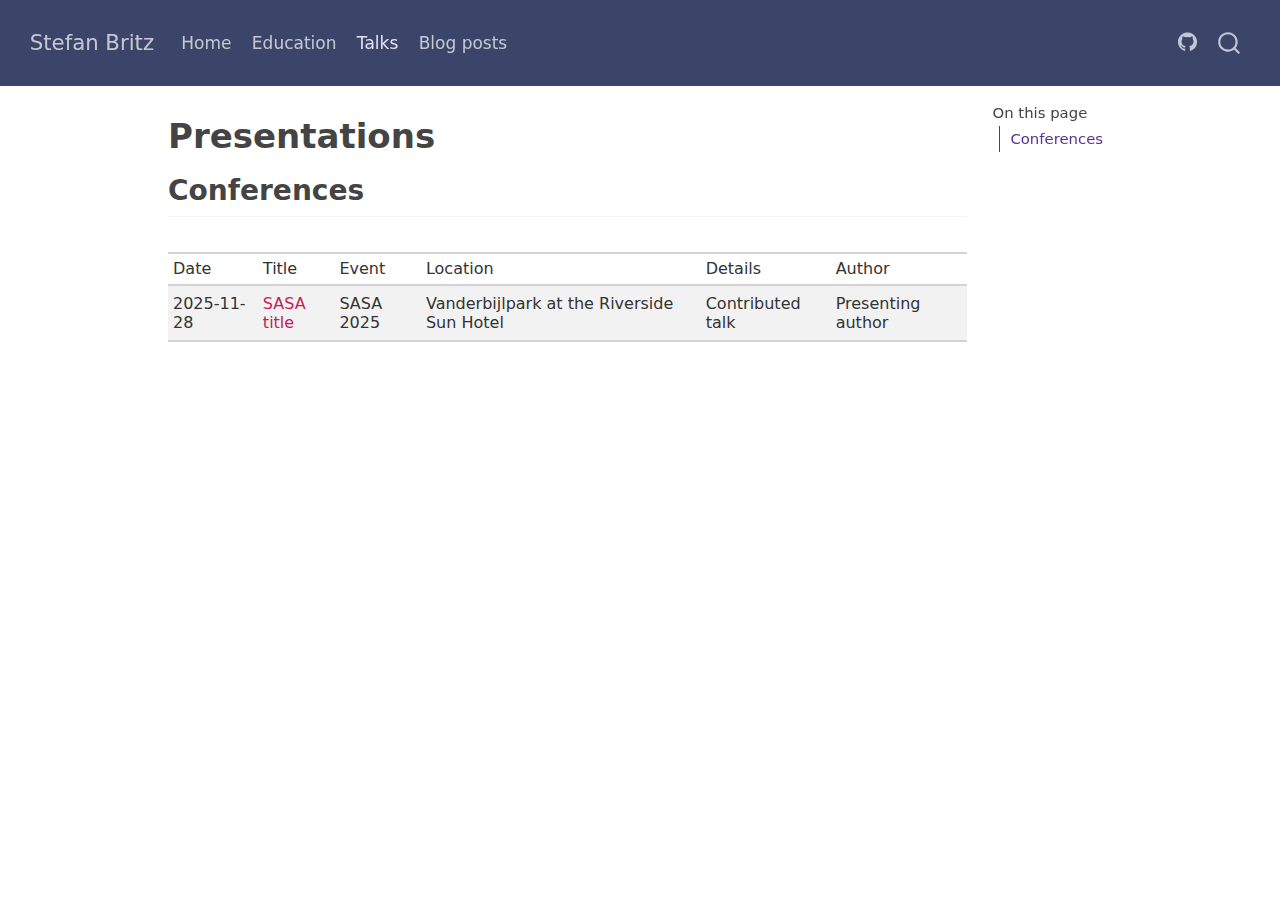
<file: docs/talks.html>
<!DOCTYPE html>
<html xmlns="http://www.w3.org/1999/xhtml" lang="en" xml:lang="en"><head>

<meta charset="utf-8">
<meta name="generator" content="quarto-1.7.32">

<meta name="viewport" content="width=device-width, initial-scale=1.0, user-scalable=yes">


<title>Presentations – Stefan Britz</title>
<style>
code{white-space: pre-wrap;}
span.smallcaps{font-variant: small-caps;}
div.columns{display: flex; gap: min(4vw, 1.5em);}
div.column{flex: auto; overflow-x: auto;}
div.hanging-indent{margin-left: 1.5em; text-indent: -1.5em;}
ul.task-list{list-style: none;}
ul.task-list li input[type="checkbox"] {
  width: 0.8em;
  margin: 0 0.8em 0.2em -1em; /* quarto-specific, see https://github.com/quarto-dev/quarto-cli/issues/4556 */ 
  vertical-align: middle;
}
</style>


<script src="site_libs/quarto-nav/quarto-nav.js"></script>
<script src="site_libs/quarto-nav/headroom.min.js"></script>
<script src="site_libs/clipboard/clipboard.min.js"></script>
<script src="site_libs/quarto-search/autocomplete.umd.js"></script>
<script src="site_libs/quarto-search/fuse.min.js"></script>
<script src="site_libs/quarto-search/quarto-search.js"></script>
<meta name="quarto:offset" content="./">
<link href="./logo.png" rel="icon" type="image/png">
<script src="site_libs/quarto-html/quarto.js" type="module"></script>
<script src="site_libs/quarto-html/tabsets/tabsets.js" type="module"></script>
<script src="site_libs/quarto-html/popper.min.js"></script>
<script src="site_libs/quarto-html/tippy.umd.min.js"></script>
<script src="site_libs/quarto-html/anchor.min.js"></script>
<link href="site_libs/quarto-html/tippy.css" rel="stylesheet">
<link href="site_libs/quarto-html/quarto-syntax-highlighting-37eea08aefeeee20ff55810ff984fec1.css" rel="stylesheet" id="quarto-text-highlighting-styles">
<script src="site_libs/bootstrap/bootstrap.min.js"></script>
<link href="site_libs/bootstrap/bootstrap-icons.css" rel="stylesheet">
<link href="site_libs/bootstrap/bootstrap-2f7ffdcb1bde23999307191374d5db9a.min.css" rel="stylesheet" append-hash="true" id="quarto-bootstrap" data-mode="light">
<script id="quarto-search-options" type="application/json">{
  "location": "navbar",
  "copy-button": false,
  "collapse-after": 3,
  "panel-placement": "end",
  "type": "overlay",
  "limit": 50,
  "keyboard-shortcut": [
    "f",
    "/",
    "s"
  ],
  "show-item-context": false,
  "language": {
    "search-no-results-text": "No results",
    "search-matching-documents-text": "matching documents",
    "search-copy-link-title": "Copy link to search",
    "search-hide-matches-text": "Hide additional matches",
    "search-more-match-text": "more match in this document",
    "search-more-matches-text": "more matches in this document",
    "search-clear-button-title": "Clear",
    "search-text-placeholder": "",
    "search-detached-cancel-button-title": "Cancel",
    "search-submit-button-title": "Submit",
    "search-label": "Search"
  }
}</script>


</head>

<body class="nav-fixed quarto-light">

<div id="quarto-search-results"></div>
  <header id="quarto-header" class="headroom fixed-top">
    <nav class="navbar navbar-expand-lg " data-bs-theme="dark">
      <div class="navbar-container container-fluid">
      <div class="navbar-brand-container mx-auto">
    <a class="navbar-brand" href="./index.html">
    <span class="navbar-title">Stefan Britz</span>
    </a>
  </div>
            <div id="quarto-search" class="" title="Search"></div>
          <button class="navbar-toggler" type="button" data-bs-toggle="collapse" data-bs-target="#navbarCollapse" aria-controls="navbarCollapse" role="menu" aria-expanded="false" aria-label="Toggle navigation" onclick="if (window.quartoToggleHeadroom) { window.quartoToggleHeadroom(); }">
  <span class="navbar-toggler-icon"></span>
</button>
          <div class="collapse navbar-collapse" id="navbarCollapse">
            <ul class="navbar-nav navbar-nav-scroll me-auto">
  <li class="nav-item">
    <a class="nav-link" href="./index.html"> 
<span class="menu-text">Home</span></a>
  </li>  
  <li class="nav-item">
    <a class="nav-link" href="./education.html"> 
<span class="menu-text">Education</span></a>
  </li>  
  <li class="nav-item">
    <a class="nav-link active" href="./talks.html" aria-current="page"> 
<span class="menu-text">Talks</span></a>
  </li>  
  <li class="nav-item">
    <a class="nav-link" href="./blog.html"> 
<span class="menu-text">Blog posts</span></a>
  </li>  
</ul>
            <ul class="navbar-nav navbar-nav-scroll ms-auto">
  <li class="nav-item compact">
    <a class="nav-link" href="https://github.com/"> <i class="bi bi-github" role="img">
</i> 
<span class="menu-text"></span></a>
  </li>  
</ul>
          </div> <!-- /navcollapse -->
            <div class="quarto-navbar-tools">
</div>
      </div> <!-- /container-fluid -->
    </nav>
</header>
<!-- content -->
<div id="quarto-content" class="quarto-container page-columns page-rows-contents page-layout-article page-navbar">
<!-- sidebar -->
<!-- margin-sidebar -->
    <div id="quarto-margin-sidebar" class="sidebar margin-sidebar">
        <nav id="TOC" role="doc-toc" class="toc-active">
    <h2 id="toc-title">On this page</h2>
   
  <ul>
  <li><a href="#conferences" id="toc-conferences" class="nav-link active" data-scroll-target="#conferences">Conferences</a></li>
  </ul>
</nav>
    </div>
<!-- main -->
<main class="content" id="quarto-document-content">

<header id="title-block-header" class="quarto-title-block default">
<div class="quarto-title">
<h1 class="title">Presentations</h1>
</div>



<div class="quarto-title-meta">

    
  
    
  </div>
  


</header>


<section id="conferences" class="level2">
<h2 class="anchored" data-anchor-id="conferences">Conferences</h2>
<div class="cell">
<div class="cell-output-display">
<div id="scmslbgnti" style="padding-left:0px;padding-right:0px;padding-top:10px;padding-bottom:10px;overflow-x:auto;overflow-y:auto;width:auto;height:auto;">
<style>#scmslbgnti table {
  font-family: system-ui, 'Segoe UI', Roboto, Helvetica, Arial, sans-serif, 'Apple Color Emoji', 'Segoe UI Emoji', 'Segoe UI Symbol', 'Noto Color Emoji';
  -webkit-font-smoothing: antialiased;
  -moz-osx-font-smoothing: grayscale;
}

#scmslbgnti thead, #scmslbgnti tbody, #scmslbgnti tfoot, #scmslbgnti tr, #scmslbgnti td, #scmslbgnti th {
  border-style: none;
}

#scmslbgnti p {
  margin: 0;
  padding: 0;
}

#scmslbgnti .gt_table {
  display: table;
  border-collapse: collapse;
  line-height: normal;
  margin-left: auto;
  margin-right: auto;
  color: #333333;
  font-size: 16px;
  font-weight: normal;
  font-style: normal;
  background-color: #FFFFFF;
  width: auto;
  border-top-style: solid;
  border-top-width: 2px;
  border-top-color: #A8A8A8;
  border-right-style: none;
  border-right-width: 2px;
  border-right-color: #D3D3D3;
  border-bottom-style: solid;
  border-bottom-width: 2px;
  border-bottom-color: #A8A8A8;
  border-left-style: none;
  border-left-width: 2px;
  border-left-color: #D3D3D3;
}

#scmslbgnti .gt_caption {
  padding-top: 4px;
  padding-bottom: 4px;
}

#scmslbgnti .gt_title {
  color: #333333;
  font-size: 125%;
  font-weight: initial;
  padding-top: 4px;
  padding-bottom: 4px;
  padding-left: 5px;
  padding-right: 5px;
  border-bottom-color: #FFFFFF;
  border-bottom-width: 0;
}

#scmslbgnti .gt_subtitle {
  color: #333333;
  font-size: 85%;
  font-weight: initial;
  padding-top: 3px;
  padding-bottom: 5px;
  padding-left: 5px;
  padding-right: 5px;
  border-top-color: #FFFFFF;
  border-top-width: 0;
}

#scmslbgnti .gt_heading {
  background-color: #FFFFFF;
  text-align: center;
  border-bottom-color: #FFFFFF;
  border-left-style: none;
  border-left-width: 1px;
  border-left-color: #D3D3D3;
  border-right-style: none;
  border-right-width: 1px;
  border-right-color: #D3D3D3;
}

#scmslbgnti .gt_bottom_border {
  border-bottom-style: solid;
  border-bottom-width: 2px;
  border-bottom-color: #D3D3D3;
}

#scmslbgnti .gt_col_headings {
  border-top-style: solid;
  border-top-width: 2px;
  border-top-color: #D3D3D3;
  border-bottom-style: solid;
  border-bottom-width: 2px;
  border-bottom-color: #D3D3D3;
  border-left-style: none;
  border-left-width: 1px;
  border-left-color: #D3D3D3;
  border-right-style: none;
  border-right-width: 1px;
  border-right-color: #D3D3D3;
}

#scmslbgnti .gt_col_heading {
  color: #333333;
  background-color: #FFFFFF;
  font-size: 100%;
  font-weight: normal;
  text-transform: inherit;
  border-left-style: none;
  border-left-width: 1px;
  border-left-color: #D3D3D3;
  border-right-style: none;
  border-right-width: 1px;
  border-right-color: #D3D3D3;
  vertical-align: bottom;
  padding-top: 5px;
  padding-bottom: 6px;
  padding-left: 5px;
  padding-right: 5px;
  overflow-x: hidden;
}

#scmslbgnti .gt_column_spanner_outer {
  color: #333333;
  background-color: #FFFFFF;
  font-size: 100%;
  font-weight: normal;
  text-transform: inherit;
  padding-top: 0;
  padding-bottom: 0;
  padding-left: 4px;
  padding-right: 4px;
}

#scmslbgnti .gt_column_spanner_outer:first-child {
  padding-left: 0;
}

#scmslbgnti .gt_column_spanner_outer:last-child {
  padding-right: 0;
}

#scmslbgnti .gt_column_spanner {
  border-bottom-style: solid;
  border-bottom-width: 2px;
  border-bottom-color: #D3D3D3;
  vertical-align: bottom;
  padding-top: 5px;
  padding-bottom: 5px;
  overflow-x: hidden;
  display: inline-block;
  width: 100%;
}

#scmslbgnti .gt_spanner_row {
  border-bottom-style: hidden;
}

#scmslbgnti .gt_group_heading {
  padding-top: 8px;
  padding-bottom: 8px;
  padding-left: 5px;
  padding-right: 5px;
  color: #333333;
  background-color: #FFFFFF;
  font-size: 100%;
  font-weight: initial;
  text-transform: inherit;
  border-top-style: solid;
  border-top-width: 2px;
  border-top-color: #D3D3D3;
  border-bottom-style: solid;
  border-bottom-width: 2px;
  border-bottom-color: #D3D3D3;
  border-left-style: none;
  border-left-width: 1px;
  border-left-color: #D3D3D3;
  border-right-style: none;
  border-right-width: 1px;
  border-right-color: #D3D3D3;
  vertical-align: middle;
  text-align: left;
}

#scmslbgnti .gt_empty_group_heading {
  padding: 0.5px;
  color: #333333;
  background-color: #FFFFFF;
  font-size: 100%;
  font-weight: initial;
  border-top-style: solid;
  border-top-width: 2px;
  border-top-color: #D3D3D3;
  border-bottom-style: solid;
  border-bottom-width: 2px;
  border-bottom-color: #D3D3D3;
  vertical-align: middle;
}

#scmslbgnti .gt_from_md > :first-child {
  margin-top: 0;
}

#scmslbgnti .gt_from_md > :last-child {
  margin-bottom: 0;
}

#scmslbgnti .gt_row {
  padding-top: 8px;
  padding-bottom: 8px;
  padding-left: 5px;
  padding-right: 5px;
  margin: 10px;
  border-top-style: solid;
  border-top-width: 1px;
  border-top-color: #D3D3D3;
  border-left-style: none;
  border-left-width: 1px;
  border-left-color: #D3D3D3;
  border-right-style: none;
  border-right-width: 1px;
  border-right-color: #D3D3D3;
  vertical-align: middle;
  overflow-x: hidden;
}

#scmslbgnti .gt_stub {
  color: #333333;
  background-color: #FFFFFF;
  font-size: 100%;
  font-weight: initial;
  text-transform: inherit;
  border-right-style: solid;
  border-right-width: 2px;
  border-right-color: #D3D3D3;
  padding-left: 5px;
  padding-right: 5px;
}

#scmslbgnti .gt_stub_row_group {
  color: #333333;
  background-color: #FFFFFF;
  font-size: 100%;
  font-weight: initial;
  text-transform: inherit;
  border-right-style: solid;
  border-right-width: 2px;
  border-right-color: #D3D3D3;
  padding-left: 5px;
  padding-right: 5px;
  vertical-align: top;
}

#scmslbgnti .gt_row_group_first td {
  border-top-width: 2px;
}

#scmslbgnti .gt_row_group_first th {
  border-top-width: 2px;
}

#scmslbgnti .gt_summary_row {
  color: #333333;
  background-color: #FFFFFF;
  text-transform: inherit;
  padding-top: 8px;
  padding-bottom: 8px;
  padding-left: 5px;
  padding-right: 5px;
}

#scmslbgnti .gt_first_summary_row {
  border-top-style: solid;
  border-top-color: #D3D3D3;
}

#scmslbgnti .gt_first_summary_row.thick {
  border-top-width: 2px;
}

#scmslbgnti .gt_last_summary_row {
  padding-top: 8px;
  padding-bottom: 8px;
  padding-left: 5px;
  padding-right: 5px;
  border-bottom-style: solid;
  border-bottom-width: 2px;
  border-bottom-color: #D3D3D3;
}

#scmslbgnti .gt_grand_summary_row {
  color: #333333;
  background-color: #FFFFFF;
  text-transform: inherit;
  padding-top: 8px;
  padding-bottom: 8px;
  padding-left: 5px;
  padding-right: 5px;
}

#scmslbgnti .gt_first_grand_summary_row {
  padding-top: 8px;
  padding-bottom: 8px;
  padding-left: 5px;
  padding-right: 5px;
  border-top-style: double;
  border-top-width: 6px;
  border-top-color: #D3D3D3;
}

#scmslbgnti .gt_last_grand_summary_row_top {
  padding-top: 8px;
  padding-bottom: 8px;
  padding-left: 5px;
  padding-right: 5px;
  border-bottom-style: double;
  border-bottom-width: 6px;
  border-bottom-color: #D3D3D3;
}

#scmslbgnti .gt_striped {
  background-color: rgba(128, 128, 128, 0.05);
}

#scmslbgnti .gt_table_body {
  border-top-style: solid;
  border-top-width: 2px;
  border-top-color: #D3D3D3;
  border-bottom-style: solid;
  border-bottom-width: 2px;
  border-bottom-color: #D3D3D3;
}

#scmslbgnti .gt_footnotes {
  color: #333333;
  background-color: #FFFFFF;
  border-bottom-style: none;
  border-bottom-width: 2px;
  border-bottom-color: #D3D3D3;
  border-left-style: none;
  border-left-width: 2px;
  border-left-color: #D3D3D3;
  border-right-style: none;
  border-right-width: 2px;
  border-right-color: #D3D3D3;
}

#scmslbgnti .gt_footnote {
  margin: 0px;
  font-size: 90%;
  padding-top: 4px;
  padding-bottom: 4px;
  padding-left: 5px;
  padding-right: 5px;
}

#scmslbgnti .gt_sourcenotes {
  color: #333333;
  background-color: #FFFFFF;
  border-bottom-style: none;
  border-bottom-width: 2px;
  border-bottom-color: #D3D3D3;
  border-left-style: none;
  border-left-width: 2px;
  border-left-color: #D3D3D3;
  border-right-style: none;
  border-right-width: 2px;
  border-right-color: #D3D3D3;
}

#scmslbgnti .gt_sourcenote {
  font-size: 90%;
  padding-top: 4px;
  padding-bottom: 4px;
  padding-left: 5px;
  padding-right: 5px;
}

#scmslbgnti .gt_left {
  text-align: left;
}

#scmslbgnti .gt_center {
  text-align: center;
}

#scmslbgnti .gt_right {
  text-align: right;
  font-variant-numeric: tabular-nums;
}

#scmslbgnti .gt_font_normal {
  font-weight: normal;
}

#scmslbgnti .gt_font_bold {
  font-weight: bold;
}

#scmslbgnti .gt_font_italic {
  font-style: italic;
}

#scmslbgnti .gt_super {
  font-size: 65%;
}

#scmslbgnti .gt_footnote_marks {
  font-size: 75%;
  vertical-align: 0.4em;
  position: initial;
}

#scmslbgnti .gt_asterisk {
  font-size: 100%;
  vertical-align: 0;
}

#scmslbgnti .gt_indent_1 {
  text-indent: 5px;
}

#scmslbgnti .gt_indent_2 {
  text-indent: 10px;
}

#scmslbgnti .gt_indent_3 {
  text-indent: 15px;
}

#scmslbgnti .gt_indent_4 {
  text-indent: 20px;
}

#scmslbgnti .gt_indent_5 {
  text-indent: 25px;
}

#scmslbgnti .katex-display {
  display: inline-flex !important;
  margin-bottom: 0.75em !important;
}

#scmslbgnti div.Reactable > div.rt-table > div.rt-thead > div.rt-tr.rt-tr-group-header > div.rt-th-group:after {
  height: 0px !important;
}
</style>

<table class="gt_table caption-top table table-sm table-striped small" data-quarto-postprocess="true" data-quarto-disable-processing="false" data-quarto-bootstrap="false">
<thead>
<tr class="gt_col_headings header">
<th id="Date" class="gt_col_heading gt_columns_bottom_border gt_left" data-quarto-table-cell-role="th" scope="col">Date</th>
<th id="titlelink" class="gt_col_heading gt_columns_bottom_border gt_left" data-quarto-table-cell-role="th" scope="col">Title</th>
<th id="Event" class="gt_col_heading gt_columns_bottom_border gt_left" data-quarto-table-cell-role="th" scope="col">Event</th>
<th id="Location" class="gt_col_heading gt_columns_bottom_border gt_left" data-quarto-table-cell-role="th" scope="col">Location</th>
<th id="Details" class="gt_col_heading gt_columns_bottom_border gt_left" data-quarto-table-cell-role="th" scope="col">Details</th>
<th id="Author" class="gt_col_heading gt_columns_bottom_border gt_left" data-quarto-table-cell-role="th" scope="col">Author</th>
</tr>
</thead>
<tbody class="gt_table_body">
<tr class="odd">
<td class="gt_row gt_left" headers="Date">2025-11-28</td>
<td class="gt_row gt_left" headers="titlelink"><a href="https://app.glueup.com/event/sasa-2025-137373/">SASA title</a></td>
<td class="gt_row gt_left" headers="Event">SASA 2025</td>
<td class="gt_row gt_left" headers="Location">Vanderbijlpark at the Riverside Sun Hotel</td>
<td class="gt_row gt_left" headers="Details">Contributed talk</td>
<td class="gt_row gt_left" headers="Author">Presenting author</td>
</tr>
</tbody>
</table>

</div>
</div>
</div>


</section>

</main> <!-- /main -->
<script id="quarto-html-after-body" type="application/javascript">
  window.document.addEventListener("DOMContentLoaded", function (event) {
    const icon = "";
    const anchorJS = new window.AnchorJS();
    anchorJS.options = {
      placement: 'right',
      icon: icon
    };
    anchorJS.add('.anchored');
    const isCodeAnnotation = (el) => {
      for (const clz of el.classList) {
        if (clz.startsWith('code-annotation-')) {                     
          return true;
        }
      }
      return false;
    }
    const onCopySuccess = function(e) {
      // button target
      const button = e.trigger;
      // don't keep focus
      button.blur();
      // flash "checked"
      button.classList.add('code-copy-button-checked');
      var currentTitle = button.getAttribute("title");
      button.setAttribute("title", "Copied!");
      let tooltip;
      if (window.bootstrap) {
        button.setAttribute("data-bs-toggle", "tooltip");
        button.setAttribute("data-bs-placement", "left");
        button.setAttribute("data-bs-title", "Copied!");
        tooltip = new bootstrap.Tooltip(button, 
          { trigger: "manual", 
            customClass: "code-copy-button-tooltip",
            offset: [0, -8]});
        tooltip.show();    
      }
      setTimeout(function() {
        if (tooltip) {
          tooltip.hide();
          button.removeAttribute("data-bs-title");
          button.removeAttribute("data-bs-toggle");
          button.removeAttribute("data-bs-placement");
        }
        button.setAttribute("title", currentTitle);
        button.classList.remove('code-copy-button-checked');
      }, 1000);
      // clear code selection
      e.clearSelection();
    }
    const getTextToCopy = function(trigger) {
        const codeEl = trigger.previousElementSibling.cloneNode(true);
        for (const childEl of codeEl.children) {
          if (isCodeAnnotation(childEl)) {
            childEl.remove();
          }
        }
        return codeEl.innerText;
    }
    const clipboard = new window.ClipboardJS('.code-copy-button:not([data-in-quarto-modal])', {
      text: getTextToCopy
    });
    clipboard.on('success', onCopySuccess);
    if (window.document.getElementById('quarto-embedded-source-code-modal')) {
      const clipboardModal = new window.ClipboardJS('.code-copy-button[data-in-quarto-modal]', {
        text: getTextToCopy,
        container: window.document.getElementById('quarto-embedded-source-code-modal')
      });
      clipboardModal.on('success', onCopySuccess);
    }
      var localhostRegex = new RegExp(/^(?:http|https):\/\/localhost\:?[0-9]*\//);
      var mailtoRegex = new RegExp(/^mailto:/);
        var filterRegex = new RegExp("https:\/\/github\.com\/SSBritz\/Personal_site");
      var isInternal = (href) => {
          return filterRegex.test(href) || localhostRegex.test(href) || mailtoRegex.test(href);
      }
      // Inspect non-navigation links and adorn them if external
     var links = window.document.querySelectorAll('a[href]:not(.nav-link):not(.navbar-brand):not(.toc-action):not(.sidebar-link):not(.sidebar-item-toggle):not(.pagination-link):not(.no-external):not([aria-hidden]):not(.dropdown-item):not(.quarto-navigation-tool):not(.about-link)');
      for (var i=0; i<links.length; i++) {
        const link = links[i];
        if (!isInternal(link.href)) {
          // undo the damage that might have been done by quarto-nav.js in the case of
          // links that we want to consider external
          if (link.dataset.originalHref !== undefined) {
            link.href = link.dataset.originalHref;
          }
        }
      }
    function tippyHover(el, contentFn, onTriggerFn, onUntriggerFn) {
      const config = {
        allowHTML: true,
        maxWidth: 500,
        delay: 100,
        arrow: false,
        appendTo: function(el) {
            return el.parentElement;
        },
        interactive: true,
        interactiveBorder: 10,
        theme: 'quarto',
        placement: 'bottom-start',
      };
      if (contentFn) {
        config.content = contentFn;
      }
      if (onTriggerFn) {
        config.onTrigger = onTriggerFn;
      }
      if (onUntriggerFn) {
        config.onUntrigger = onUntriggerFn;
      }
      window.tippy(el, config); 
    }
    const noterefs = window.document.querySelectorAll('a[role="doc-noteref"]');
    for (var i=0; i<noterefs.length; i++) {
      const ref = noterefs[i];
      tippyHover(ref, function() {
        // use id or data attribute instead here
        let href = ref.getAttribute('data-footnote-href') || ref.getAttribute('href');
        try { href = new URL(href).hash; } catch {}
        const id = href.replace(/^#\/?/, "");
        const note = window.document.getElementById(id);
        if (note) {
          return note.innerHTML;
        } else {
          return "";
        }
      });
    }
    const xrefs = window.document.querySelectorAll('a.quarto-xref');
    const processXRef = (id, note) => {
      // Strip column container classes
      const stripColumnClz = (el) => {
        el.classList.remove("page-full", "page-columns");
        if (el.children) {
          for (const child of el.children) {
            stripColumnClz(child);
          }
        }
      }
      stripColumnClz(note)
      if (id === null || id.startsWith('sec-')) {
        // Special case sections, only their first couple elements
        const container = document.createElement("div");
        if (note.children && note.children.length > 2) {
          container.appendChild(note.children[0].cloneNode(true));
          for (let i = 1; i < note.children.length; i++) {
            const child = note.children[i];
            if (child.tagName === "P" && child.innerText === "") {
              continue;
            } else {
              container.appendChild(child.cloneNode(true));
              break;
            }
          }
          if (window.Quarto?.typesetMath) {
            window.Quarto.typesetMath(container);
          }
          return container.innerHTML
        } else {
          if (window.Quarto?.typesetMath) {
            window.Quarto.typesetMath(note);
          }
          return note.innerHTML;
        }
      } else {
        // Remove any anchor links if they are present
        const anchorLink = note.querySelector('a.anchorjs-link');
        if (anchorLink) {
          anchorLink.remove();
        }
        if (window.Quarto?.typesetMath) {
          window.Quarto.typesetMath(note);
        }
        if (note.classList.contains("callout")) {
          return note.outerHTML;
        } else {
          return note.innerHTML;
        }
      }
    }
    for (var i=0; i<xrefs.length; i++) {
      const xref = xrefs[i];
      tippyHover(xref, undefined, function(instance) {
        instance.disable();
        let url = xref.getAttribute('href');
        let hash = undefined; 
        if (url.startsWith('#')) {
          hash = url;
        } else {
          try { hash = new URL(url).hash; } catch {}
        }
        if (hash) {
          const id = hash.replace(/^#\/?/, "");
          const note = window.document.getElementById(id);
          if (note !== null) {
            try {
              const html = processXRef(id, note.cloneNode(true));
              instance.setContent(html);
            } finally {
              instance.enable();
              instance.show();
            }
          } else {
            // See if we can fetch this
            fetch(url.split('#')[0])
            .then(res => res.text())
            .then(html => {
              const parser = new DOMParser();
              const htmlDoc = parser.parseFromString(html, "text/html");
              const note = htmlDoc.getElementById(id);
              if (note !== null) {
                const html = processXRef(id, note);
                instance.setContent(html);
              } 
            }).finally(() => {
              instance.enable();
              instance.show();
            });
          }
        } else {
          // See if we can fetch a full url (with no hash to target)
          // This is a special case and we should probably do some content thinning / targeting
          fetch(url)
          .then(res => res.text())
          .then(html => {
            const parser = new DOMParser();
            const htmlDoc = parser.parseFromString(html, "text/html");
            const note = htmlDoc.querySelector('main.content');
            if (note !== null) {
              // This should only happen for chapter cross references
              // (since there is no id in the URL)
              // remove the first header
              if (note.children.length > 0 && note.children[0].tagName === "HEADER") {
                note.children[0].remove();
              }
              const html = processXRef(null, note);
              instance.setContent(html);
            } 
          }).finally(() => {
            instance.enable();
            instance.show();
          });
        }
      }, function(instance) {
      });
    }
        let selectedAnnoteEl;
        const selectorForAnnotation = ( cell, annotation) => {
          let cellAttr = 'data-code-cell="' + cell + '"';
          let lineAttr = 'data-code-annotation="' +  annotation + '"';
          const selector = 'span[' + cellAttr + '][' + lineAttr + ']';
          return selector;
        }
        const selectCodeLines = (annoteEl) => {
          const doc = window.document;
          const targetCell = annoteEl.getAttribute("data-target-cell");
          const targetAnnotation = annoteEl.getAttribute("data-target-annotation");
          const annoteSpan = window.document.querySelector(selectorForAnnotation(targetCell, targetAnnotation));
          const lines = annoteSpan.getAttribute("data-code-lines").split(",");
          const lineIds = lines.map((line) => {
            return targetCell + "-" + line;
          })
          let top = null;
          let height = null;
          let parent = null;
          if (lineIds.length > 0) {
              //compute the position of the single el (top and bottom and make a div)
              const el = window.document.getElementById(lineIds[0]);
              top = el.offsetTop;
              height = el.offsetHeight;
              parent = el.parentElement.parentElement;
            if (lineIds.length > 1) {
              const lastEl = window.document.getElementById(lineIds[lineIds.length - 1]);
              const bottom = lastEl.offsetTop + lastEl.offsetHeight;
              height = bottom - top;
            }
            if (top !== null && height !== null && parent !== null) {
              // cook up a div (if necessary) and position it 
              let div = window.document.getElementById("code-annotation-line-highlight");
              if (div === null) {
                div = window.document.createElement("div");
                div.setAttribute("id", "code-annotation-line-highlight");
                div.style.position = 'absolute';
                parent.appendChild(div);
              }
              div.style.top = top - 2 + "px";
              div.style.height = height + 4 + "px";
              div.style.left = 0;
              let gutterDiv = window.document.getElementById("code-annotation-line-highlight-gutter");
              if (gutterDiv === null) {
                gutterDiv = window.document.createElement("div");
                gutterDiv.setAttribute("id", "code-annotation-line-highlight-gutter");
                gutterDiv.style.position = 'absolute';
                const codeCell = window.document.getElementById(targetCell);
                const gutter = codeCell.querySelector('.code-annotation-gutter');
                gutter.appendChild(gutterDiv);
              }
              gutterDiv.style.top = top - 2 + "px";
              gutterDiv.style.height = height + 4 + "px";
            }
            selectedAnnoteEl = annoteEl;
          }
        };
        const unselectCodeLines = () => {
          const elementsIds = ["code-annotation-line-highlight", "code-annotation-line-highlight-gutter"];
          elementsIds.forEach((elId) => {
            const div = window.document.getElementById(elId);
            if (div) {
              div.remove();
            }
          });
          selectedAnnoteEl = undefined;
        };
          // Handle positioning of the toggle
      window.addEventListener(
        "resize",
        throttle(() => {
          elRect = undefined;
          if (selectedAnnoteEl) {
            selectCodeLines(selectedAnnoteEl);
          }
        }, 10)
      );
      function throttle(fn, ms) {
      let throttle = false;
      let timer;
        return (...args) => {
          if(!throttle) { // first call gets through
              fn.apply(this, args);
              throttle = true;
          } else { // all the others get throttled
              if(timer) clearTimeout(timer); // cancel #2
              timer = setTimeout(() => {
                fn.apply(this, args);
                timer = throttle = false;
              }, ms);
          }
        };
      }
        // Attach click handler to the DT
        const annoteDls = window.document.querySelectorAll('dt[data-target-cell]');
        for (const annoteDlNode of annoteDls) {
          annoteDlNode.addEventListener('click', (event) => {
            const clickedEl = event.target;
            if (clickedEl !== selectedAnnoteEl) {
              unselectCodeLines();
              const activeEl = window.document.querySelector('dt[data-target-cell].code-annotation-active');
              if (activeEl) {
                activeEl.classList.remove('code-annotation-active');
              }
              selectCodeLines(clickedEl);
              clickedEl.classList.add('code-annotation-active');
            } else {
              // Unselect the line
              unselectCodeLines();
              clickedEl.classList.remove('code-annotation-active');
            }
          });
        }
    const findCites = (el) => {
      const parentEl = el.parentElement;
      if (parentEl) {
        const cites = parentEl.dataset.cites;
        if (cites) {
          return {
            el,
            cites: cites.split(' ')
          };
        } else {
          return findCites(el.parentElement)
        }
      } else {
        return undefined;
      }
    };
    var bibliorefs = window.document.querySelectorAll('a[role="doc-biblioref"]');
    for (var i=0; i<bibliorefs.length; i++) {
      const ref = bibliorefs[i];
      const citeInfo = findCites(ref);
      if (citeInfo) {
        tippyHover(citeInfo.el, function() {
          var popup = window.document.createElement('div');
          citeInfo.cites.forEach(function(cite) {
            var citeDiv = window.document.createElement('div');
            citeDiv.classList.add('hanging-indent');
            citeDiv.classList.add('csl-entry');
            var biblioDiv = window.document.getElementById('ref-' + cite);
            if (biblioDiv) {
              citeDiv.innerHTML = biblioDiv.innerHTML;
            }
            popup.appendChild(citeDiv);
          });
          return popup.innerHTML;
        });
      }
    }
  });
  </script>
</div> <!-- /content -->




</body></html>
</file>
<file: docs/site_libs/quarto-html/tippy.css>
.tippy-box[data-animation=fade][data-state=hidden]{opacity:0}[data-tippy-root]{max-width:calc(100vw - 10px)}.tippy-box{position:relative;background-color:#333;color:#fff;border-radius:4px;font-size:14px;line-height:1.4;white-space:normal;outline:0;transition-property:transform,visibility,opacity}.tippy-box[data-placement^=top]>.tippy-arrow{bottom:0}.tippy-box[data-placement^=top]>.tippy-arrow:before{bottom:-7px;left:0;border-width:8px 8px 0;border-top-color:initial;transform-origin:center top}.tippy-box[data-placement^=bottom]>.tippy-arrow{top:0}.tippy-box[data-placement^=bottom]>.tippy-arrow:before{top:-7px;left:0;border-width:0 8px 8px;border-bottom-color:initial;transform-origin:center bottom}.tippy-box[data-placement^=left]>.tippy-arrow{right:0}.tippy-box[data-placement^=left]>.tippy-arrow:before{border-width:8px 0 8px 8px;border-left-color:initial;right:-7px;transform-origin:center left}.tippy-box[data-placement^=right]>.tippy-arrow{left:0}.tippy-box[data-placement^=right]>.tippy-arrow:before{left:-7px;border-width:8px 8px 8px 0;border-right-color:initial;transform-origin:center right}.tippy-box[data-inertia][data-state=visible]{transition-timing-function:cubic-bezier(.54,1.5,.38,1.11)}.tippy-arrow{width:16px;height:16px;color:#333}.tippy-arrow:before{content:"";position:absolute;border-color:transparent;border-style:solid}.tippy-content{position:relative;padding:5px 9px;z-index:1}
</file>
<file: docs/site_libs/quarto-html/quarto-syntax-highlighting-37eea08aefeeee20ff55810ff984fec1.css>
/* quarto syntax highlight colors */
:root {
  --quarto-hl-ot-color: #003B4F;
  --quarto-hl-at-color: #657422;
  --quarto-hl-ss-color: #20794D;
  --quarto-hl-an-color: #5E5E5E;
  --quarto-hl-fu-color: #4758AB;
  --quarto-hl-st-color: #20794D;
  --quarto-hl-cf-color: #003B4F;
  --quarto-hl-op-color: #5E5E5E;
  --quarto-hl-er-color: #AD0000;
  --quarto-hl-bn-color: #AD0000;
  --quarto-hl-al-color: #AD0000;
  --quarto-hl-va-color: #111111;
  --quarto-hl-bu-color: inherit;
  --quarto-hl-ex-color: inherit;
  --quarto-hl-pp-color: #AD0000;
  --quarto-hl-in-color: #5E5E5E;
  --quarto-hl-vs-color: #20794D;
  --quarto-hl-wa-color: #5E5E5E;
  --quarto-hl-do-color: #5E5E5E;
  --quarto-hl-im-color: #00769E;
  --quarto-hl-ch-color: #20794D;
  --quarto-hl-dt-color: #AD0000;
  --quarto-hl-fl-color: #AD0000;
  --quarto-hl-co-color: #5E5E5E;
  --quarto-hl-cv-color: #5E5E5E;
  --quarto-hl-cn-color: #8f5902;
  --quarto-hl-sc-color: #5E5E5E;
  --quarto-hl-dv-color: #AD0000;
  --quarto-hl-kw-color: #003B4F;
}

/* other quarto variables */
:root {
  --quarto-font-monospace: SFMono-Regular, Menlo, Monaco, Consolas, "Liberation Mono", "Courier New", monospace;
}

/* syntax highlight based on Pandoc's rules */
pre > code.sourceCode > span {
  color: #003B4F;
}

code.sourceCode > span {
  color: #003B4F;
}

div.sourceCode,
div.sourceCode pre.sourceCode {
  color: #003B4F;
}

/* Normal */
code span {
  color: #003B4F;
}

/* Alert */
code span.al {
  color: #AD0000;
  font-style: inherit;
}

/* Annotation */
code span.an {
  color: #5E5E5E;
  font-style: inherit;
}

/* Attribute */
code span.at {
  color: #657422;
  font-style: inherit;
}

/* BaseN */
code span.bn {
  color: #AD0000;
  font-style: inherit;
}

/* BuiltIn */
code span.bu {
  font-style: inherit;
}

/* ControlFlow */
code span.cf {
  color: #003B4F;
  font-weight: bold;
  font-style: inherit;
}

/* Char */
code span.ch {
  color: #20794D;
  font-style: inherit;
}

/* Constant */
code span.cn {
  color: #8f5902;
  font-style: inherit;
}

/* Comment */
code span.co {
  color: #5E5E5E;
  font-style: inherit;
}

/* CommentVar */
code span.cv {
  color: #5E5E5E;
  font-style: italic;
}

/* Documentation */
code span.do {
  color: #5E5E5E;
  font-style: italic;
}

/* DataType */
code span.dt {
  color: #AD0000;
  font-style: inherit;
}

/* DecVal */
code span.dv {
  color: #AD0000;
  font-style: inherit;
}

/* Error */
code span.er {
  color: #AD0000;
  font-style: inherit;
}

/* Extension */
code span.ex {
  font-style: inherit;
}

/* Float */
code span.fl {
  color: #AD0000;
  font-style: inherit;
}

/* Function */
code span.fu {
  color: #4758AB;
  font-style: inherit;
}

/* Import */
code span.im {
  color: #00769E;
  font-style: inherit;
}

/* Information */
code span.in {
  color: #5E5E5E;
  font-style: inherit;
}

/* Keyword */
code span.kw {
  color: #003B4F;
  font-weight: bold;
  font-style: inherit;
}

/* Operator */
code span.op {
  color: #5E5E5E;
  font-style: inherit;
}

/* Other */
code span.ot {
  color: #003B4F;
  font-style: inherit;
}

/* Preprocessor */
code span.pp {
  color: #AD0000;
  font-style: inherit;
}

/* SpecialChar */
code span.sc {
  color: #5E5E5E;
  font-style: inherit;
}

/* SpecialString */
code span.ss {
  color: #20794D;
  font-style: inherit;
}

/* String */
code span.st {
  color: #20794D;
  font-style: inherit;
}

/* Variable */
code span.va {
  color: #111111;
  font-style: inherit;
}

/* VerbatimString */
code span.vs {
  color: #20794D;
  font-style: inherit;
}

/* Warning */
code span.wa {
  color: #5E5E5E;
  font-style: italic;
}

.prevent-inlining {
  content: "</";
}

/*# sourceMappingURL=27d3d809615f7771493d095567f04340.css.map */
</file>
